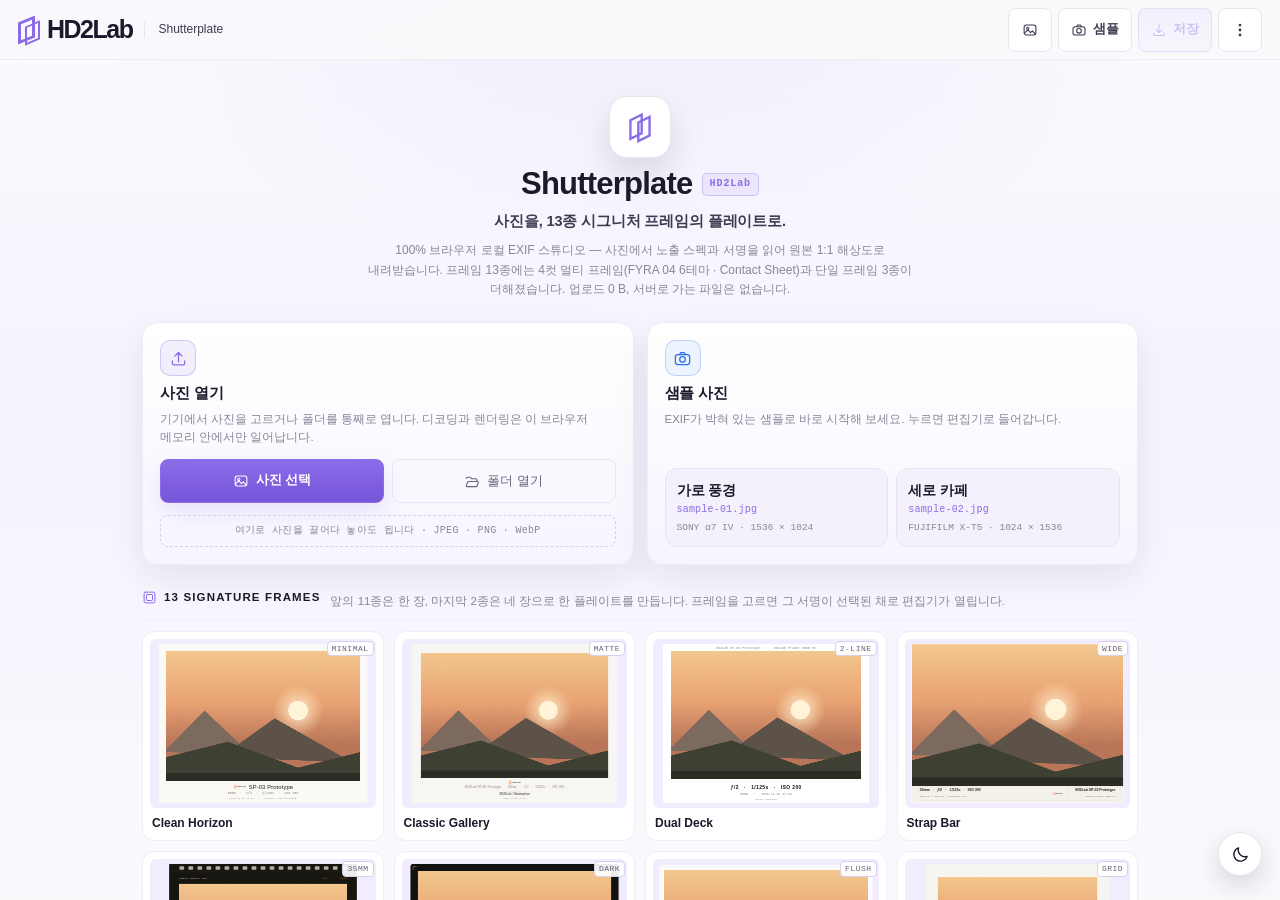
<file: index.html>
<!DOCTYPE html>
<html lang="ko" data-theme="light">
<head>
  <meta charset="utf-8" />
  <meta name="viewport" content="width=device-width, initial-scale=1.0, viewport-fit=cover" />
  <meta name="theme-color" content="#FAFAFD" />
  <meta name="color-scheme" content="light dark" />
  <meta name="description" content="HD2Lab Shutterplate — 사진을 13종 시그니처 프레임의 플레이트로. EXIF를 읽어 보더·노출 스펙·서명을 얹고 원본 1:1 해상도로 내려받습니다. 4컷 멀티 프레임(FYRA 04 6테마 · Contact Sheet) 포함. 업로드 0 B, 100% 브라우저 로컬 처리." />
  <title>Shutterplate — HD2Lab Photo Frame Studio</title>
  <link rel="canonical" href="https://hyangdan2.github.io/PKPilot0003/" />

  <!-- Signature face for a custom caption (필기체). Loaded up front so the
       canvas can print it the moment a visitor picks it. -->
  <link rel="preconnect" href="https://fonts.googleapis.com" />
  <link rel="preconnect" href="https://fonts.gstatic.com" crossorigin />
  <link rel="stylesheet" href="https://fonts.googleapis.com/css2?family=Caveat:wght@400;700&display=swap" />

  <!-- PWA -->
  <link rel="manifest" href="manifest.json" />
  <meta name="apple-mobile-web-app-capable" content="yes" />
  <meta name="apple-mobile-web-app-status-bar-style" content="black-translucent" />
  <meta name="apple-mobile-web-app-title" content="Shutterplate" />
  <meta name="application-name" content="Shutterplate" />

  <!-- Favicons (HD2Lab dual-skew 규격) -->
  <link rel="icon" href="./favicon.ico?v=20261116-softiris" sizes="any" />
  <link rel="icon" href="favicon.svg?v=20261116-softiris" type="image/svg+xml" />
  <link rel="icon" href="favicon-32x32.png?v=20261116-softiris" type="image/png" sizes="32x32" />
  <link rel="apple-touch-icon" href="apple-touch-icon.png?v=20261116-softiris" sizes="180x180" />

  <!-- Open Graph -->
  <meta property="og:type" content="website" />
  <meta property="og:site_name" content="HD2Lab" />
  <meta property="og:locale" content="ko_KR" />
  <meta property="og:title" content="Shutterplate — HD2Lab Photo Frame Studio" />
  <meta property="og:description" content="사진을 13종 시그니처 프레임의 플레이트로 — 4컷 멀티 프레임(FYRA 04 6테마 · Contact Sheet) 포함. EXIF 노출 스펙·서명을 얹어 원본 1:1 해상도로. 업로드 0 B, 100% 브라우저 로컬 처리." />
  <meta property="og:url" content="https://hyangdan2.github.io/PKPilot0003/" />
  <meta property="og:image" content="https://hyangdan2.github.io/PKPilot0003/og-image.png?v=20261121-og" />
  <meta property="og:image:secure_url" content="https://hyangdan2.github.io/PKPilot0003/og-image.png?v=20261121-og" />
  <meta property="og:image:type" content="image/png" />
  <meta property="og:image:width" content="1200" />
  <meta property="og:image:height" content="630" />
  <meta property="og:image:alt" content="HD2Lab Shutterplate — 13 frame signatures, EXIF photo plate studio" />

  <!-- Twitter -->
  <meta name="twitter:card" content="summary_large_image" />
  <meta name="twitter:title" content="Shutterplate — HD2Lab Photo Frame Studio" />
  <meta name="twitter:description" content="사진을 13종 시그니처 프레임의 플레이트로 — 4컷 멀티 프레임(FYRA 04 · Contact Sheet) 포함." />
  <meta name="twitter:image" content="https://hyangdan2.github.io/PKPilot0003/og-image.png?v=20261121-og" />

  <!-- HD2Lab shared theme: applies the stored hd2-theme before first paint (no flash) -->
  <script>try{var h=localStorage.getItem('hd2-theme');document.documentElement.setAttribute('data-theme',h==='dark'?'dark':'light');}catch(e){document.documentElement.setAttribute('data-theme','light');}</script>
  <link rel="stylesheet" href="./assets/hd2-theme.css?v=20261117-navy" />
  <script src="./assets/hd2-theme.js?v=20261117-navy" defer></script>
  <link rel="stylesheet" href="style.css?v=20261121-pconly" />
</head>
<body>
  <!-- ── 자체 제작 SVG 아이콘 스프라이트 ─────────────────────────────── -->
  <svg class="sprite" xmlns="http://www.w3.org/2000/svg" aria-hidden="true" focusable="false">
    <!-- 필드 아이콘 -->
    <symbol id="i-camera" viewBox="0 0 24 24"><rect x="3" y="7" width="18" height="12.6" rx="3.1"/><circle cx="12" cy="13.2" r="3.5"/><path d="M8.4 7l1.4-2.4h4.4L15.6 7"/></symbol>
    <symbol id="i-optics" viewBox="0 0 24 24"><circle cx="12" cy="12" r="8.4"/><circle cx="12" cy="12" r="3.6"/><path d="M12 3.6v2.6M12 17.8v2.6M3.6 12h2.6M17.8 12h2.6"/></symbol>
    <symbol id="i-focal" viewBox="0 0 24 24"><path d="M4 12h16M4 12l3.4-3.4M4 12l3.4 3.4M20 12l-3.4-3.4M20 12l-3.4 3.4"/><circle cx="12" cy="12" r="1" fill="currentColor" stroke="none"/></symbol>
    <symbol id="i-aperture" viewBox="0 0 24 24"><circle cx="12" cy="12" r="8.4"/><path d="M12 4.2l6.6 4.6-2.5 7.8H7.9L5.4 8.8z"/><path d="M12 12l6.6-3.2M12 12l-4.1 4.6M12 12H5.4"/></symbol>
    <symbol id="i-shutter" viewBox="0 0 24 24"><circle cx="12" cy="12" r="8.4"/><path d="M12 7.2v5.1l3.4 2"/><path d="M12 3.6v1.4M20.4 12h-1.4M12 20.4v-1.4M3.6 12h1.4"/></symbol>
    <symbol id="i-iso" viewBox="0 0 24 24"><path d="M4 16.6a8.4 8.4 0 1 1 16 0"/><path d="M6.2 11.2l1.4.9M12 7.6v1.6M17.8 11.2l-1.4.9"/><path d="M12 16.4l4-3.6"/><circle cx="12" cy="16.4" r="1.2" fill="currentColor" stroke="none"/></symbol>
    <symbol id="i-date" viewBox="0 0 24 24"><rect x="3.4" y="5.2" width="17.2" height="15" rx="3"/><path d="M3.4 9.8h17.2M8.2 3.4v3.4M15.8 3.4v3.4"/><path d="M7.6 13.6h2.2M13.4 13.6h2.2M7.6 17h2.2M13.4 17h2.2"/></symbol>
    <symbol id="i-caption" viewBox="0 0 24 24"><path d="M14.4 5.2l4.4 4.4-7.6 7.6-4.8.8.8-4.8z"/><path d="M4 20.4c2.6-.3 4.2-1.8 5.6-1.8 1.4 0 2 1 3.4 1 1 0 1.8-.4 2.4-1.1"/></symbol>
    <!-- UI 아이콘 -->
    <symbol id="i-upload" viewBox="0 0 24 24"><path d="M12 16.2V4.4M12 4.4L7.4 9M12 4.4L16.6 9"/><path d="M4.2 15v3.2a1.8 1.8 0 0 0 1.8 1.8h12a1.8 1.8 0 0 0 1.8-1.8V15"/></symbol>
    <symbol id="i-image" viewBox="0 0 24 24"><rect x="3.2" y="4.6" width="17.6" height="14.8" rx="3.2"/><circle cx="8.6" cy="9.6" r="1.7"/><path d="M3.8 16.8l4.9-4.9 4.1 4.1 2.6-2.6 4.6 4.6"/></symbol>
    <symbol id="i-download" viewBox="0 0 24 24"><path d="M12 4.2v11.6M12 15.8l-4.4-4.4M12 15.8l4.4-4.4"/><path d="M4.2 16.6v1.8a1.8 1.8 0 0 0 1.8 1.8h12a1.8 1.8 0 0 0 1.8-1.8v-1.8"/></symbol>
    <symbol id="i-share" viewBox="0 0 24 24"><path d="M12 15.4V3.6M12 3.6L7.8 7.8M12 3.6l4.2 4.2"/><path d="M5.4 12.4v6.2a1.8 1.8 0 0 0 1.8 1.8h9.6a1.8 1.8 0 0 0 1.8-1.8v-6.2"/></symbol>
    <symbol id="i-minus" viewBox="0 0 24 24"><path d="M5.2 12h13.6"/></symbol>
    <symbol id="i-plus" viewBox="0 0 24 24"><path d="M12 5.2v13.6M5.2 12h13.6"/></symbol>
    <symbol id="i-fit" viewBox="0 0 24 24"><path d="M4.4 9.2V6.2a1.8 1.8 0 0 1 1.8-1.8H9M15 4.4h2.8a1.8 1.8 0 0 1 1.8 1.8v3M19.6 15v2.8a1.8 1.8 0 0 1-1.8 1.8H15M9 19.6H6.2a1.8 1.8 0 0 1-1.8-1.8V15"/></symbol>
    <symbol id="i-sun" viewBox="0 0 24 24"><circle cx="12" cy="12" r="4.1"/><path d="M12 2.6v2.1M12 19.3v2.1M2.6 12h2.1M19.3 12h2.1M5.5 5.5l1.5 1.5M17 17l1.5 1.5M18.5 5.5L17 7M7 17l-1.5 1.5"/></symbol>
    <symbol id="i-moon" viewBox="0 0 24 24"><path d="M20.2 14.6A8.2 8.2 0 0 1 9.5 3.9a8.5 8.5 0 1 0 10.7 10.7z"/></symbol>
    <symbol id="i-dots" viewBox="0 0 24 24"><circle cx="12" cy="5.4" r="1.85" fill="currentColor" stroke="none"/><circle cx="12" cy="12" r="1.85" fill="currentColor" stroke="none"/><circle cx="12" cy="18.6" r="1.85" fill="currentColor" stroke="none"/></symbol>
    <symbol id="i-close" viewBox="0 0 24 24"><path d="M5.8 5.8l12.4 12.4M18.2 5.8L5.8 18.2"/></symbol>
    <symbol id="i-check" viewBox="0 0 24 24"><path d="M4.8 12.6l4.7 4.7L19.2 7.2"/></symbol>
    <symbol id="i-refresh" viewBox="0 0 24 24"><path d="M19.8 12a7.8 7.8 0 1 1-2.6-5.8"/><path d="M19.9 4.4v4.4h-4.4"/></symbol>
    <symbol id="i-swap" viewBox="0 0 24 24"><path d="M4.4 8.4h13.2M14.2 5l3.4 3.4-2 1.9M19.6 15.6H6.4M9.8 19l-3.4-3.4"/></symbol>
    <symbol id="i-trash" viewBox="0 0 24 24"><path d="M4.8 7.2h14.4M9.4 7.2V5.4a1.4 1.4 0 0 1 1.4-1.4h2.4a1.4 1.4 0 0 1 1.4 1.4v1.8"/><path d="M6.6 7.2l.8 11.4a1.8 1.8 0 0 0 1.8 1.6h5.6a1.8 1.8 0 0 0 1.8-1.6l.8-11.4"/><path d="M10.4 10.8v6M13.6 10.8v6"/></symbol>
    <symbol id="i-shield" viewBox="0 0 24 24"><path d="M12 3.2l7.4 2.9v5.3c0 4.5-3.1 7.8-7.4 9.6-4.3-1.8-7.4-5.1-7.4-9.6V6.1z"/><path d="M8.8 11.9l2.3 2.3 3.9-3.9"/></symbol>
    <symbol id="i-chevron" viewBox="0 0 24 24"><path d="M7 10l5 5 5-5"/></symbol>
    <symbol id="i-sliders" viewBox="0 0 24 24"><path d="M4.4 7.6h6.2M14.4 7.6h5.2M4.4 16.4h3.2M11.4 16.4h8.2"/><circle cx="12.6" cy="7.6" r="1.9"/><circle cx="9.6" cy="16.4" r="1.9"/></symbol>
    <symbol id="i-stamp" viewBox="0 0 24 24"><circle cx="12" cy="9.2" r="5.2"/><path d="M8.6 13.6L7.2 20.4h9.6l-1.4-6.8"/></symbol>
    <symbol id="i-film" viewBox="0 0 24 24"><rect x="3" y="5" width="18" height="14" rx="2.4"/><path d="M6.6 5v14M17.4 5v14M3 9.2h3.6M3 14.8h3.6M17.4 9.2H21M17.4 14.8H21"/></symbol>
    <symbol id="i-frame" viewBox="0 0 24 24"><rect x="3.4" y="3.4" width="17.2" height="17.2" rx="2.4"/><rect x="7.2" y="7.2" width="9.6" height="9.6" rx="1.2"/></symbol>
    <symbol id="i-ratio" viewBox="0 0 24 24"><rect x="3.4" y="6.4" width="17.2" height="11.2" rx="2.2"/><path d="M6.6 6.4v11.2M17.4 6.4v11.2"/></symbol>
    <symbol id="i-grid" viewBox="0 0 24 24"><rect x="3.6" y="3.6" width="7.2" height="7.2" rx="1.6"/><rect x="13.2" y="3.6" width="7.2" height="7.2" rx="1.6"/><rect x="3.6" y="13.2" width="7.2" height="7.2" rx="1.6"/><rect x="13.2" y="13.2" width="7.2" height="7.2" rx="1.6"/></symbol>
    <symbol id="i-info" viewBox="0 0 24 24"><circle cx="12" cy="12" r="8.6"/><path d="M12 11v5.4"/><circle cx="12" cy="7.9" r="1" fill="currentColor" stroke="none"/></symbol>
    <symbol id="i-copy" viewBox="0 0 24 24"><rect x="9" y="9" width="11.4" height="11.4" rx="2.6"/><path d="M15.4 5.8V5.2a2.2 2.2 0 0 0-2.2-2.2H5.6A2.2 2.2 0 0 0 3.4 5.2v7.6a2.2 2.2 0 0 0 2.2 2.2h.6"/></symbol>
    <symbol id="i-arrow" viewBox="0 0 24 24"><path d="M4.6 12h14M13.2 6.6L18.6 12l-5.4 5.4"/></symbol>
    <!-- 포털 -->
    <symbol id="i-portal-home" viewBox="0 0 24 24"><path d="M4 10.4L12 4l8 6.4V20a1 1 0 0 1-1 1h-4.6v-6.2H9.6V21H5a1 1 0 0 1-1-1z"/></symbol>
    <symbol id="i-portal-apps" viewBox="0 0 24 24"><rect x="3.6" y="3.6" width="7.2" height="7.2" rx="2"/><rect x="13.2" y="3.6" width="7.2" height="7.2" rx="2"/><rect x="3.6" y="13.2" width="7.2" height="7.2" rx="2"/><rect x="13.2" y="13.2" width="7.2" height="7.2" rx="2"/></symbol>
    <!-- 워크스페이스 -->
    <symbol id="i-folder" viewBox="0 0 24 24"><path d="M3.4 7.6a1.8 1.8 0 0 1 1.8-1.8h4.4l2.1 2.3h6.9a1.8 1.8 0 0 1 1.8 1.8v9.5a1.8 1.8 0 0 1-1.8 1.8H5.2a1.8 1.8 0 0 1-1.8-1.8z"/><path d="M3.4 10.6h17.2"/></symbol>
    <symbol id="i-folder-open" viewBox="0 0 24 24"><path d="M3.4 8.2a1.8 1.8 0 0 1 1.8-1.8h4.2l1.9 2.1h6.3a1.8 1.8 0 0 1 1.8 1.8v1.3"/><path d="M4.2 20.4h13.9a1.8 1.8 0 0 0 1.7-1.2l1.7-5.1a1 1 0 0 0-.9-1.3H6.9a1.8 1.8 0 0 0-1.7 1.2l-1.9 5.4z"/></symbol>
  </svg>

  <a class="skip-link" href="#appMain">본문으로 건너뛰기</a>

  <header class="app-header">
    <button class="brand" id="brandBtn" type="button" aria-label="Shutterplate 홈으로 이동" title="Shutterplate 홈 — 랜딩 화면">
      <span class="mark" aria-hidden="true"></span>
      <span class="brand-name">HD2Lab</span>
      <em>Shutterplate</em>
    </button>

    <div class="header-actions">
      <!-- PC 사진 열기 (≥1024px): 헤더에는 열기 아이콘 하나만 둡니다. 폴더로 열기와
           하위 폴더 옵션은 ⋮ 메뉴 WORKSPACE 안에 있습니다. -->
      <div class="pc-open" id="pcOpen">
        <button class="hbtn" id="openFilesBtn" type="button" title="사진 여러 장 열기 — 워크스페이스" aria-label="사진 여러 장 열기 — 워크스페이스">
          <svg class="ic" viewBox="0 0 24 24" aria-hidden="true"><use href="#i-image"/></svg>
        </button>
      </div>
      <input id="wsFileInput" type="file" accept="image/*" multiple hidden />
      <input id="wsFolderInput" type="file" accept="image/*" webkitdirectory directory multiple hidden />
      <input id="recursiveToggle" type="checkbox" hidden />
      <!-- one image straight onto the plate, for the phone. On PC this button is
           hidden (the header keeps a single open icon) while the empty-state
           dropzone keeps opening the same chooser -->
      <input id="fileInput" type="file" accept="image/*" hidden />
      <button class="hbtn hbtn--open" id="headerOpenBtn" type="button" title="이미지 파일 열기" aria-label="이미지 파일 열기">
        <svg class="ic" viewBox="0 0 24 24" aria-hidden="true"><use href="#i-image"/></svg>
        <span class="hbtn-label">이미지 열기</span>
      </button>
      <button class="hbtn" id="headerSampleBtn" type="button" title="샘플 사진 불러오기" aria-label="샘플 사진 불러오기">
        <svg class="ic" viewBox="0 0 24 24" aria-hidden="true"><use href="#i-camera"/></svg>
        <span class="hbtn-label">샘플</span>
      </button>
      <button class="hbtn hbtn--accent" id="headerDownloadBtn" type="button" title="플레이트 저장" aria-label="플레이트 저장" disabled>
        <svg class="ic" viewBox="0 0 24 24" aria-hidden="true"><use href="#i-download"/></svg>
        <span class="hbtn-label">저장</span>
      </button>
      <div class="portal-menu" id="portalMenu">
        <button class="portal-menu-btn" id="portalMenuBtn" type="button" aria-haspopup="menu" aria-expanded="false" aria-controls="portalMenuDropdown" aria-label="더 보기 — 워크스페이스 · 샘플 · 포털" title="더 보기">
          <svg class="ic" viewBox="0 0 24 24" aria-hidden="true"><use href="#i-dots"/></svg>
        </button>
        <div class="portal-menu-dropdown" id="portalMenuDropdown" role="menu" aria-labelledby="portalMenuBtn" hidden>
          <p class="portal-menu-head">WORKSPACE</p>
          <button class="portal-item" id="menuHomeBtn" type="button" role="menuitem">
            <span class="portal-ic" aria-hidden="true"><svg class="ic" viewBox="0 0 24 24"><use href="#i-portal-home"/></svg></span>
            <span class="portal-text"><b>홈 / 랜딩 화면</b><small>시작 화면으로 이동</small></span>
            <span class="portal-badge" aria-hidden="true">HOME</span>
          </button>
          <button class="portal-item pc-only" id="openFolderBtn" type="button" role="menuitem">
            <span class="portal-ic" aria-hidden="true"><svg class="ic" viewBox="0 0 24 24"><use href="#i-folder-open"/></svg></span>
            <span class="portal-text"><b>폴더 열기</b><small>Workspace — 폴더의 사진을 한 번에</small></span>
            <span class="portal-badge" aria-hidden="true">FOLDER</span>
          </button>
          <button class="portal-item pc-only" id="menuRecursiveBtn" type="button" role="menuitemcheckbox" aria-checked="false">
            <span class="portal-ic" aria-hidden="true"><svg class="ic" viewBox="0 0 24 24"><use href="#i-folder"/></svg></span>
            <span class="portal-text"><b>하위 폴더 포함</b><small>폴더를 열 때 안쪽 폴더의 사진까지</small></span>
            <span class="portal-badge" id="menuRecursiveState" aria-hidden="true">OFF</span>
          </button>
          <button class="portal-item" id="menuResetExifBtn" type="button" role="menuitem" disabled>
            <span class="portal-ic" aria-hidden="true"><svg class="ic" viewBox="0 0 24 24"><use href="#i-refresh"/></svg></span>
            <span class="portal-text"><b>EXIF 값으로 되돌리기</b><small id="menuResetHint">사진을 열면 쓸 수 있습니다</small></span>
            <span class="portal-badge portal-badge--live" id="menuResetBadge" aria-hidden="true">EXIF</span>
          </button>
          <button class="portal-item" id="menuClearBtn" type="button" role="menuitem" disabled>
            <span class="portal-ic" aria-hidden="true"><svg class="ic" viewBox="0 0 24 24"><use href="#i-trash"/></svg></span>
            <span class="portal-text"><b>사진 비우기</b><small id="menuClearHint">사진을 열면 쓸 수 있습니다</small></span>
            <span class="portal-badge" aria-hidden="true">CLEAR</span>
          </button>
          <button class="portal-item" id="menuEmblemBtn" type="button" role="menuitemcheckbox" aria-checked="false">
            <span class="portal-ic" aria-hidden="true"><svg class="ic" viewBox="0 0 24 24"><use href="#i-stamp"/></svg></span>
            <span class="portal-text"><b>엠블럼 색상</b><small id="menuEmblemHint">현재 원본 컬러 — 눌러서 All Black</small></span>
            <span class="portal-badge" id="menuEmblemState" aria-hidden="true">COLOR</span>
          </button>
          <span class="portal-sep" role="separator"></span>
          <p class="portal-menu-head">SAMPLES</p>
          <button class="portal-item" id="menuSample01" type="button" role="menuitem">
            <span class="portal-ic" aria-hidden="true"><svg class="ic" viewBox="0 0 24 24"><use href="#i-image"/></svg></span>
            <span class="portal-text"><b>가로 풍경</b><small>sample-01.jpg · SONY α7 IV</small></span>
            <span class="portal-badge" aria-hidden="true">LANDSCAPE</span>
          </button>
          <button class="portal-item" id="menuSample02" type="button" role="menuitem">
            <span class="portal-ic" aria-hidden="true"><svg class="ic" viewBox="0 0 24 24"><use href="#i-camera"/></svg></span>
            <span class="portal-text"><b>세로 카페</b><small>sample-02.jpg · FUJIFILM X-T5</small></span>
            <span class="portal-badge" aria-hidden="true">CAFE</span>
          </button>
          <span class="portal-sep" role="separator"></span>
          <p class="portal-menu-head">NAVIGATION</p>
          <a class="portal-item" role="menuitem" href="https://hyangdan2.github.io/" target="_blank" rel="noopener noreferrer">
            <span class="portal-ic" aria-hidden="true"><svg class="ic" viewBox="0 0 24 24"><use href="#i-portal-home"/></svg></span>
            <span class="portal-text"><b>HD2Lab Web-HQ</b><small>Main Portal</small></span>
            <span class="portal-badge" aria-hidden="true">EXTERNAL</span>
          </a>
          <a class="portal-item" role="menuitem" href="https://hyangdan2.github.io/ApplicationHub/" target="_blank" rel="noopener noreferrer">
            <span class="portal-ic" aria-hidden="true"><svg class="ic" viewBox="0 0 24 24"><use href="#i-portal-apps"/></svg></span>
            <span class="portal-text"><b>ApplicationHub</b><small>Apps Catalog</small></span>
            <span class="portal-badge" aria-hidden="true">EXTERNAL</span>
          </a>
          <a class="portal-item" role="menuitem" href="https://hyangdan2.github.io/PKPilot0011/" target="_blank" rel="noopener noreferrer">
            <span class="portal-ic" aria-hidden="true"><svg class="ic" viewBox="0 0 24 24"><use href="#i-portal-apps"/></svg></span>
            <span class="portal-text"><b>Nordlys</b><small>필름 색보정 &amp; 영상 스튜디오</small></span>
            <span class="portal-badge" aria-hidden="true">EXTERNAL</span>
          </a>
          <a class="portal-item" role="menuitem" href="https://hyangdan2.github.io/PKPilot0015/" target="_blank" rel="noopener noreferrer">
            <span class="portal-ic" aria-hidden="true"><svg class="ic" viewBox="0 0 24 24"><use href="#i-portal-apps"/></svg></span>
            <span class="portal-text"><b>Mynda Ljósa</b><small>커스텀 4컷 프레임 에디터</small></span>
            <span class="portal-badge" aria-hidden="true">EXTERNAL</span>
          </a>
        </div>
      </div>
    </div>
  </header>

  <main class="app-main" id="appMain" tabindex="-1">

  <!-- ── 랜딩 (Film Studio식 홈) ─────────────────────────────────────── -->
  <section class="home" id="homeView" aria-label="Shutterplate 랜딩">
    <div class="home-inner">
      <div class="inapp-banner home-inapp" id="homeInappBanner" data-inapp-banner role="status" hidden>
        <svg class="ic" viewBox="0 0 24 24" aria-hidden="true"><use href="#i-info"/></svg>
        <p class="inapp-msg"><b data-inapp-name>카카오톡</b> 안에서는 사진 저장이 막힙니다 — ‘다른 브라우저로 열기’로 열어 주세요</p>
        <button class="inapp-copy" type="button" data-copy-url aria-label="페이지 주소 복사">
          <svg class="ic" viewBox="0 0 24 24" aria-hidden="true"><use href="#i-copy"/></svg><span>주소 복사</span>
        </button>
      </div>

      <header class="home-hero">
        <span class="hero-mark" aria-hidden="true">
          <svg viewBox="0 0 64 64" aria-label="HD2Lab Brand Mark">
            <path d="M15 20L35 10V43L15 53ZM29 24L49 14V47L29 57Z" fill="none" stroke="#8B6CE8" stroke-width="4.2" stroke-linejoin="miter"/>
          </svg>
        </span>
        <div class="hero-title-row">
          <h1>Shutterplate</h1>
          <span class="brand-badge hero-badge">HD2Lab</span>
        </div>
        <p class="hero-sub">사진을, 13종 시그니처 프레임의 플레이트로.</p>
        <p class="hero-note">100% 브라우저 로컬 EXIF 스튜디오 — 사진에서 노출 스펙과 서명을 읽어 원본 1:1 해상도로 내려받습니다. 프레임 13종에는 4컷 멀티 프레임(FYRA 04 6테마 · Contact Sheet)과 단일 프레임 3종이 더해졌습니다. 업로드 0 B, 서버로 가는 파일은 없습니다.</p>
      </header>

      <section class="home-session" id="homeSession" aria-label="진행 중인 세션" hidden>
        <span class="hs-thumb"><canvas id="homeThumb" width="112" height="112" aria-hidden="true"></canvas></span>
        <div class="hs-info">
          <span class="hs-kicker">ACTIVE SESSION</span>
          <b class="hs-name" id="homeSessionName">—</b>
          <span class="hs-meta"><span id="homeSessionSize">—</span><span class="sep" aria-hidden="true">·</span><span id="homeSessionFrame">—</span></span>
        </div>
        <button class="btn btn-accent hs-continue" id="homeContinueBtn" type="button">
          <span>계속 편집하기 (Continue Editing)</span>
          <svg class="ic" viewBox="0 0 24 24" aria-hidden="true"><use href="#i-arrow"/></svg>
        </button>
      </section>

      <div class="home-launch">
        <section class="launch-card" id="homeDrop" aria-label="사진 열기">
          <div class="lc-head">
            <span class="lc-ic lc-ic--accent" aria-hidden="true"><svg class="ic" viewBox="0 0 24 24"><use href="#i-upload"/></svg></span>
            <h2>사진 열기</h2>
            <p><span class="pc-copy">기기에서 사진을 고르거나 폴더를 통째로 엽니다.</span><span class="mob-copy">기기에서 사진을 고릅니다.</span> 디코딩과 렌더링은 이 브라우저 메모리 안에서만 일어납니다.</p>
          </div>
          <div class="lc-actions">
            <button class="btn btn-accent" id="homeOpenFilesBtn" type="button"><svg class="ic" viewBox="0 0 24 24" aria-hidden="true"><use href="#i-image"/></svg><span>사진 선택</span></button>
            <button class="btn btn-quiet pc-only" id="homeOpenFolderBtn" type="button"><svg class="ic" viewBox="0 0 24 24" aria-hidden="true"><use href="#i-folder-open"/></svg><span>폴더 열기</span></button>
          </div>
          <p class="lc-drop">여기로 사진을 끌어다 놓아도 됩니다 · JPEG · PNG · WebP</p>
        </section>

        <section class="launch-card" aria-label="샘플 사진">
          <div class="lc-head">
            <span class="lc-ic lc-ic--warm" aria-hidden="true"><svg class="ic" viewBox="0 0 24 24"><use href="#i-camera"/></svg></span>
            <h2>샘플 사진</h2>
            <p>EXIF가 박혀 있는 샘플로 바로 시작해 보세요. 누르면 편집기로 들어갑니다.</p>
          </div>
          <div class="lc-samples">
            <button class="sample-btn" id="homeSample01" type="button">
              <span class="sb-name">가로 풍경</span>
              <span class="sb-file">sample-01.jpg</span>
              <span class="sb-tag">SONY α7 IV · 1536 × 1024</span>
            </button>
            <button class="sample-btn" id="homeSample02" type="button">
              <span class="sb-name">세로 카페</span>
              <span class="sb-file">sample-02.jpg</span>
              <span class="sb-tag">FUJIFILM X-T5 · 1024 × 1536</span>
            </button>
          </div>
        </section>
      </div>

      <section class="home-frames" aria-labelledby="homeFramesTitle">
        <div class="hf-head">
          <h2 id="homeFramesTitle"><svg class="ic" viewBox="0 0 24 24" aria-hidden="true"><use href="#i-frame"/></svg>13 SIGNATURE FRAMES</h2>
          <p>앞의 11종은 한 장, 마지막 2종은 네 장으로 한 플레이트를 만듭니다. 프레임을 고르면 그 서명이 선택된 채로 편집기가 열립니다.</p>
        </div>
        <div class="hf-grid" id="homeFrameGrid" role="group" aria-label="시그니처 프레임 선택"></div>
      </section>

      <ul class="home-badges">
        <li><svg class="ic" viewBox="0 0 24 24" aria-hidden="true"><use href="#i-shield"/></svg>100% 로컬 처리 · 업로드 0 B</li>
        <li><svg class="ic" viewBox="0 0 24 24" aria-hidden="true"><use href="#i-ratio"/></svg>원본 1:1 해상도 출력</li>
        <li><svg class="ic" viewBox="0 0 24 24" aria-hidden="true"><use href="#i-grid"/></svg>4컷 멀티 프레임 · FYRA 04</li>
      </ul>
    </div>
  </section>

  <!-- ── 스튜디오 (편집기) ───────────────────────────────────────────── -->
  <section class="studio" id="editorView" aria-labelledby="editorTitle" hidden>
    <h2 class="sr-only" id="editorTitle">Shutterplate — HD2Lab 포토 프레임 스튜디오</h2>

    <!-- ── 프리뷰 스테이지 ─────────────────────────────────────────── -->
    <section class="stage" id="stage" aria-label="플레이트 프리뷰" tabindex="-1">
      <div class="stage-canvas" id="stageCanvas">
        <canvas id="plateCanvas" aria-label="플레이트 미리보기 캔버스"></canvas>

        <div class="empty-state" id="emptyState">
          <div class="dropzone" id="dropzone" role="button" tabindex="0" aria-label="사진을 끌어다 놓거나 눌러서 선택">
            <span class="dz-glow" aria-hidden="true"></span>
            <span class="dz-ring" aria-hidden="true">
              <svg class="dz-icon" viewBox="0 0 24 24" aria-hidden="true"><use href="#i-upload"/></svg>
            </span>
            <span class="dz-title">사진을 끌어다 놓기</span>
            <span class="dz-sub">또는 눌러서 선택 · JPEG · PNG · WebP</span>
          </div>
          <div class="empty-row">
            <button class="btn btn-accent" id="emptySampleBtn" type="button"><svg class="ic" viewBox="0 0 24 24" aria-hidden="true"><use href="#i-camera"/></svg><span>샘플 사진 불러오기</span></button>
          </div>
          <div class="empty-row empty-row--pc">
            <button class="btn btn-quiet" id="emptyOpenFilesBtn" type="button"><svg class="ic" viewBox="0 0 24 24" aria-hidden="true"><use href="#i-image"/></svg><span>파일 열기</span></button>
            <button class="btn btn-quiet" id="emptyOpenFolderBtn" type="button"><svg class="ic" viewBox="0 0 24 24" aria-hidden="true"><use href="#i-folder-open"/></svg><span>폴더 열기 (Workspace)</span></button>
          </div>
          <div class="inapp-banner" id="inappBanner" data-inapp-banner role="status" hidden>
            <svg class="ic" viewBox="0 0 24 24" aria-hidden="true"><use href="#i-info"/></svg>
            <p class="inapp-msg"><b data-inapp-name>카카오톡</b> 안에서는 사진 저장이 막힙니다 — 우측 상단 ⋯ → ‘다른 브라우저로 열기’로 열어 주세요</p>
            <button class="inapp-copy" type="button" data-copy-url aria-label="페이지 주소 복사">
              <svg class="ic" viewBox="0 0 24 24" aria-hidden="true"><use href="#i-copy"/></svg><span>주소 복사</span>
            </button>
          </div>
          <p class="empty-note"><svg class="ic" viewBox="0 0 24 24" aria-hidden="true"><use href="#i-shield"/></svg>업로드 0 B · 사진은 이 기기에서만 처리됩니다</p>
        </div>
      </div>

      <!-- ── 4컷 사진 칸 — 플로팅 제어 (멀티컷 프레임에서만) ────────── -->
      <button class="slot-fab" id="slotToggle" type="button" aria-label="4컷 사진 칸 열기" aria-controls="slotBar" aria-expanded="false" aria-haspopup="true" title="4컷 사진 칸 — #1~#4 교체 · 맞바꾸기 · 샘플 · 사진 4장" hidden>
        <svg class="ic" viewBox="0 0 24 24" aria-hidden="true"><use href="#i-grid"/></svg>
        <b class="slot-fab-n" aria-hidden="true">4</b>
      </button>

      <section class="slots slots--float" id="slotBar" role="group" aria-label="멀티컷 사진 칸" aria-hidden="true" hidden>
        <div class="slots-head">
          <span class="slots-title">MULTI-CUT SLOTS</span>
          <span class="slots-hint" id="slotHint">4 / 4칸 · 칸을 눌러 교체, ⇄ 로 맞바꾸기</span>
        </div>
        <div class="slot-track" id="slotTrack" role="list" aria-label="멀티컷 사진 칸"></div>
        <div class="slots-actions">
          <button class="slots-btn" id="slotSampleBtn" type="button" title="샘플 사진으로 4칸 채우기">
            <svg class="ic" viewBox="0 0 24 24" aria-hidden="true"><use href="#i-camera"/></svg><span>샘플</span>
          </button>
          <button class="slots-btn slots-btn--accent" id="slotAddBtn" type="button" title="사진 4장을 한 번에 열기">
            <svg class="ic" viewBox="0 0 24 24" aria-hidden="true"><use href="#i-image"/></svg><span>사진 4장</span>
          </button>
        </div>
        <input id="slotAllInput" type="file" accept="image/*" multiple hidden />
        <input id="slotOneInput" type="file" accept="image/*" hidden />
      </section>
    </section>


    <!-- ── 하단 가로 프레임 슬라이더 — 머리줄이 프리뷰 배경·줌을 진다 ── -->
    <section class="strip" aria-label="프레임 갤러리">
      <div class="strip-head">
        <!-- the library's own head is the loaded photo's identity: the filename
             takes the place the FRAME LIBRARY label used to keep, and the
             resolution / EXIF count ride beside it -->
        <p class="strip-file">
          <b class="strip-file-name" id="libName">FRAME LIBRARY</b>
          <span class="strip-file-meta" id="libMeta"></span>
        </p>
        <span class="strip-count"><b id="frameCount">13</b> SIGNATURES</span>
        <span class="strip-hint">휠 · 드래그 · 스와이프 · FYRA 04는 다시 눌러 테마</span>
        <div class="plate-tools">
          <div class="seg seg--mini" id="bgSeg" role="group" aria-label="프리뷰 배경">
            <button type="button" data-bg="dark" aria-pressed="true" title="다크 배경" aria-label="다크 배경"><svg class="ic" viewBox="0 0 24 24" aria-hidden="true"><use href="#i-moon"/></svg></button>
            <button type="button" data-bg="light" aria-pressed="false" title="라이트 배경" aria-label="라이트 배경"><svg class="ic" viewBox="0 0 24 24" aria-hidden="true"><use href="#i-sun"/></svg></button>
          </div>
          <div class="zoom-group">
            <button class="icon-btn" id="zoomOutBtn" type="button" aria-label="축소" title="축소"><svg class="ic" viewBox="0 0 24 24" aria-hidden="true"><use href="#i-minus"/></svg></button>
            <button class="icon-btn icon-btn--wide" id="zoomFitBtn" type="button" aria-label="화면 맞춤" title="화면 맞춤"><svg class="ic" viewBox="0 0 24 24" aria-hidden="true"><use href="#i-fit"/></svg><span id="zoomLabel">맞춤</span></button>
            <button class="icon-btn" id="zoomInBtn" type="button" aria-label="확대" title="확대"><svg class="ic" viewBox="0 0 24 24" aria-hidden="true"><use href="#i-plus"/></svg></button>
          </div>
        </div>
      </div>
      <div class="strip-track" id="frameStrip" role="radiogroup" aria-label="프레임 스타일 선택"></div>
    </section>

    <!-- ── 워크스페이스 사진 스트립 (PC · 여러 장/폴더 열었을 때) ────── -->
    <section class="ws-strip" id="wsStrip" aria-label="워크스페이스 사진 목록" hidden>
      <div class="ws-head">
        <button class="ws-toggle" id="wsToggle" type="button" aria-expanded="true" aria-controls="wsTrack">
          <svg class="ic ws-chev" viewBox="0 0 24 24" aria-hidden="true"><use href="#i-chevron"/></svg>
          <svg class="ic ws-folder" viewBox="0 0 24 24" aria-hidden="true"><use href="#i-folder-open"/></svg>
          <b id="wsName">워크스페이스</b>
          <span class="ws-count" id="wsCount">0 / 0</span>
        </button>
        <span class="ws-status" id="wsStatus" role="status" hidden></span>
        <label class="ws-sort-wrap">
          <span class="sr-only">워크스페이스 정렬</span>
          <select id="wsSort" aria-label="워크스페이스 정렬">
            <option value="name">이름 ↑</option>
            <option value="reverse">이름 ↓</option>
          </select>
        </label>
      </div>
      <div class="ws-track" id="wsTrack" role="listbox" aria-label="워크스페이스 사진 선택"></div>
    </section>

    <!-- ── 도구 모음 ──────────────────────────────────────────────── -->
    <nav class="toolbar" id="toolbar" aria-label="플레이트 도구">
      <button class="tool" type="button" data-sheet="exif" aria-expanded="false" aria-controls="sheet" aria-haspopup="dialog">
        <svg class="ic" viewBox="0 0 24 24" aria-hidden="true"><use href="#i-sliders"/></svg><span>EXIF 편집</span>
      </button>
      <button class="tool" type="button" data-sheet="geometry" aria-expanded="false" aria-controls="sheet" aria-haspopup="dialog">
        <svg class="ic" viewBox="0 0 24 24" aria-hidden="true"><use href="#i-frame"/></svg><span>프레임/여백</span>
      </button>
      <button class="tool" type="button" data-sheet="emblem" aria-expanded="false" aria-controls="sheet" aria-haspopup="dialog">
        <svg class="ic" viewBox="0 0 24 24" aria-hidden="true"><use href="#i-stamp"/></svg><span>엠블럼</span>
      </button>
      <button class="tool" type="button" data-sheet="export" aria-expanded="false" aria-controls="sheet" aria-haspopup="dialog">
        <svg class="ic" viewBox="0 0 24 24" aria-hidden="true"><use href="#i-download"/></svg><span>내보내기</span>
      </button>
    </nav>
  </section>
  </main>

  <!-- ── 제어 패널 (플로팅 시트 / 바텀시트) ─────────────────────────── -->
  <div class="sheet-backdrop" id="sheetBackdrop"></div>
  <section class="sheet" id="sheet" role="dialog" aria-modal="true" aria-labelledby="sheetTitle" aria-hidden="true" data-active="exif">
    <span class="sheet-grip" aria-hidden="true"></span>
    <!-- PC 고정 인스펙터 탭 (≥1024px). 모바일은 하단 도구 모음이 같은 역할을 합니다. -->
    <div class="ins-tabs" id="insTabs" role="tablist" aria-label="플레이트 인스펙터">
      <button class="ins-tab" type="button" data-tab="exif" role="tab" aria-selected="true" aria-controls="paneExif">
        <svg class="ic" viewBox="0 0 24 24" aria-hidden="true"><use href="#i-sliders"/></svg><span>EXIF 편집</span>
      </button>
      <button class="ins-tab" type="button" data-tab="geometry" role="tab" aria-selected="false" aria-controls="paneGeometry">
        <svg class="ic" viewBox="0 0 24 24" aria-hidden="true"><use href="#i-frame"/></svg><span>프레임/여백</span>
      </button>
      <button class="ins-tab" type="button" data-tab="emblem" role="tab" aria-selected="false" aria-controls="paneEmblem">
        <svg class="ic" viewBox="0 0 24 24" aria-hidden="true"><use href="#i-stamp"/></svg><span>엠블럼</span>
      </button>
      <button class="ins-tab" type="button" data-tab="export" role="tab" aria-selected="false" aria-controls="paneExport">
        <svg class="ic" viewBox="0 0 24 24" aria-hidden="true"><use href="#i-download"/></svg><span>내보내기</span>
      </button>
    </div>
    <header class="sheet-head">
      <div class="sheet-heading">
        <p class="sheet-kicker" id="sheetKicker">CONTROL</p>
        <h2 id="sheetTitle">EXIF 편집</h2>
      </div>
      <button class="icon-btn" id="sheetClose" type="button" aria-label="패널 닫기"><svg class="ic" viewBox="0 0 24 24" aria-hidden="true"><use href="#i-close"/></svg></button>
    </header>

    <div class="sheet-body">
      <div class="pane" data-pane="exif" id="paneExif" role="tabpanel" aria-label="EXIF 편집">
        <div class="field">
          <span class="field-label"><svg class="ic" viewBox="0 0 24 24" aria-hidden="true"><use href="#i-camera"/></svg>Camera</span>
          <div class="field-pair">
            <input class="inp" id="fMake" placeholder="제조사 — SONY" autocomplete="off" spellcheck="false" aria-label="카메라 제조사" />
            <input class="inp" id="fModel" placeholder="모델 — ILCE-7M4" autocomplete="off" spellcheck="false" aria-label="카메라 모델명" />
          </div>
        </div>
        <div class="field">
          <span class="field-label"><svg class="ic" viewBox="0 0 24 24" aria-hidden="true"><use href="#i-optics"/></svg>Optics</span>
          <input class="inp" id="fLens" placeholder="렌즈 — FE 35mm F1.4 GM" autocomplete="off" spellcheck="false" aria-label="렌즈 모델" />
        </div>
        <div class="field-grid">
          <div class="field">
            <span class="field-label"><svg class="ic" viewBox="0 0 24 24" aria-hidden="true"><use href="#i-focal"/></svg>Focal</span>
            <input class="inp" id="fFocal" placeholder="35mm" autocomplete="off" spellcheck="false" aria-label="초점거리" />
          </div>
          <div class="field">
            <span class="field-label"><svg class="ic" viewBox="0 0 24 24" aria-hidden="true"><use href="#i-aperture"/></svg>Aperture</span>
            <input class="inp" id="fAperture" placeholder="ƒ/1.8" autocomplete="off" spellcheck="false" aria-label="조리개" />
          </div>
          <div class="field">
            <span class="field-label"><svg class="ic" viewBox="0 0 24 24" aria-hidden="true"><use href="#i-shutter"/></svg>Shutter</span>
            <input class="inp" id="fShutter" placeholder="1/250s" autocomplete="off" spellcheck="false" aria-label="셔터 스피드" />
          </div>
          <div class="field">
            <span class="field-label"><svg class="ic" viewBox="0 0 24 24" aria-hidden="true"><use href="#i-iso"/></svg>ISO</span>
            <input class="inp" id="fIso" placeholder="ISO 400" autocomplete="off" spellcheck="false" aria-label="감도" />
          </div>
        </div>
        <div class="field">
          <span class="field-label"><svg class="ic" viewBox="0 0 24 24" aria-hidden="true"><use href="#i-date"/></svg>Date / Time</span>
          <input class="inp" id="fDate" placeholder="2026.11.14 09:00" autocomplete="off" spellcheck="false" aria-label="촬영 일시" />
        </div>
        <div class="field">
          <span class="field-label"><svg class="ic" viewBox="0 0 24 24" aria-hidden="true"><use href="#i-caption"/></svg>Caption / Photographer</span>
          <input class="inp" id="fCaption" placeholder="서명 또는 작가명" autocomplete="off" spellcheck="false" aria-label="캡션 또는 작가명" />
          <div class="seg caption-mode" id="captionModeSeg" role="group" aria-label="캡션 글자체 모드">
            <button type="button" data-caption-mode="auto" aria-pressed="true">프레임 기본</button>
            <button type="button" data-caption-mode="custom" aria-pressed="false">커스텀</button>
          </div>
          <div class="caption-custom" id="captionCustomPanel" hidden>
            <div class="caption-line">
              <span class="caption-label">글자체</span>
              <div class="font-chips" id="captionFontChips" role="radiogroup" aria-label="캡션 글자체">
                <button type="button" class="font-chip" data-caption-font="sans" role="radio" aria-checked="true">Sans</button>
                <button type="button" class="font-chip" data-caption-font="serif" role="radio" aria-checked="false">Serif</button>
                <button type="button" class="font-chip" data-caption-font="mono" role="radio" aria-checked="false">Mono</button>
                <button type="button" class="font-chip font-chip--script" data-caption-font="script" role="radio" aria-checked="false">필기체</button>
              </div>
            </div>
            <div class="caption-line">
              <span class="caption-label">스타일</span>
              <div class="caption-styles">
                <label class="check"><input type="checkbox" id="captionBold" /><span>볼드</span></label>
                <label class="check"><input type="checkbox" id="captionItalic" /><span>이탤릭</span></label>
              </div>
            </div>
          </div>
        </div>
        <button class="btn btn-quiet btn-block" id="resetMetaBtn" type="button" disabled><svg class="ic" viewBox="0 0 24 24" aria-hidden="true"><use href="#i-refresh"/></svg><span>EXIF 값으로 되돌리기</span></button>
        <p class="hint">값을 고치면 캔버스가 즉시 다시 그려집니다. 비어 있는 항목은 프레임에서 생략됩니다.</p>
      </div>

      <div class="pane" data-pane="geometry" id="paneGeometry" role="tabpanel" aria-label="프레임 여백">
        <div class="slider">
          <label for="padRange">보더 패딩 <b id="padVal">3.4%</b></label>
          <input type="range" id="padRange" min="0" max="14" step="0.2" value="3.4" />
        </div>
        <div class="slider">
          <label for="extraRange">하단 밴드 <b id="extraVal">12%</b></label>
          <input type="range" id="extraRange" min="4" max="42" step="0.5" value="12" />
        </div>
        <div class="slider">
          <label for="radiusRange">모서리 라운딩 <b id="radiusVal">0.3%</b></label>
          <input type="range" id="radiusRange" min="0" max="6" step="0.1" value="0.3" />
        </div>
        <div class="field">
          <span class="field-label"><svg class="ic" viewBox="0 0 24 24" aria-hidden="true"><use href="#i-ratio"/></svg>Plate ratio</span>
          <select id="ratioSelect" aria-label="플레이트 비율">
            <option value="0">원본 비율 (Auto)</option>
            <option value="1">1 : 1 정방형</option>
            <option value="0.8">4 : 5 세로</option>
            <option value="1.25">5 : 4 가로</option>
            <option value="1.5">3 : 2 가로</option>
            <option value="1.7778">16 : 9 와이드</option>
          </select>
        </div>
        <div class="field">
          <span class="field-label"><svg class="ic" viewBox="0 0 24 24" aria-hidden="true"><use href="#i-film"/></svg>Film stock</span>
          <select id="stockSelect" aria-label="필름 스톡">
            <option>KODAK PORTRA 400</option>
            <option>KODAK EKTAR 100</option>
            <option>ILFORD HP5 PLUS</option>
            <option>CINE 800T</option>
          </select>
        </div>
        <div class="field">
          <span class="field-label"><svg class="ic" viewBox="0 0 24 24" aria-hidden="true"><use href="#i-caption"/></svg>Typeface</span>
          <select id="fontSelect" aria-label="폰트 패밀리">
            <option value="sans">Modern Sans</option>
            <option value="mono">Tech Mono</option>
            <option value="serif">Classic Serif</option>
          </select>
        </div>
        <button class="btn btn-quiet btn-block" id="resetGeoBtn" type="button"><svg class="ic" viewBox="0 0 24 24" aria-hidden="true"><use href="#i-sliders"/></svg><span>프레임 기본값으로</span></button>
        <p class="hint" id="geoMultiHint" hidden>멀티컷 플레이트(FYRA 04 · Contact Sheet)는 칸 배치가 고정입니다 — 여백·비율·필름 스톡 슬라이더는 단일 프레임에 적용됩니다.</p>
      </div>

      <div class="pane" data-pane="emblem" id="paneEmblem" role="tabpanel" aria-label="메이커 엠블럼">
        <div class="seg emblem-color" id="emblemMonoSeg" role="group" aria-label="엠블럼 색상">
          <button type="button" data-emblem-mono="color" aria-pressed="true">원본 컬러</button>
          <button type="button" data-emblem-mono="mono" aria-pressed="false">All Black (단색)</button>
        </div>
        <div class="emblem-grid" id="emblemGrid" role="radiogroup" aria-label="메이커 엠블럼"></div>
        <p class="hint" id="emblemHint">EXIF Make 기준 자동 선택 — 수동으로 덮어쓸 수 있습니다.</p>
      </div>

      <div class="pane" data-pane="export" id="paneExport" role="tabpanel" aria-label="내보내기">
        <div class="export-pane-controls">
        <div class="seg seg--wide" id="formatSeg" role="group" aria-label="파일 형식">
          <button type="button" data-format="jpeg" aria-pressed="true">JPEG 고화질</button>
          <button type="button" data-format="png" aria-pressed="false">PNG 무손실</button>
        </div>
        <div class="slider" id="qualityRow">
          <label for="qualityRange">JPEG 품질 <b id="qualityVal">95</b></label>
          <input type="range" id="qualityRange" min="70" max="100" step="1" value="95" />
        </div>
        </div>
        <div class="readout">
          <p><span>출력 해상도</span><b id="exportSize">—</b></p>
          <p><span>파일명</span><b id="exportName">—</b></p>
          <p><span>프레임</span><b id="exportStyle">—</b></p>
        </div>
        <button class="btn btn-accent btn-block" id="shareBtn" type="button" disabled hidden><svg class="ic" viewBox="0 0 24 24" aria-hidden="true"><use href="#i-share"/></svg><span>사진 앨범에 저장</span></button>
        <div class="export-actions">
          <button class="btn btn-quiet" id="downloadBtn" type="button" disabled><svg class="ic" viewBox="0 0 24 24" aria-hidden="true"><use href="#i-download"/></svg><span>파일로 내려받기</span></button>
          <button class="btn btn-quiet" id="previewBtn" type="button" disabled><svg class="ic" viewBox="0 0 24 24" aria-hidden="true"><use href="#i-image"/></svg><span>미리보기</span></button>
        </div>
        <button class="btn btn-accent btn-block" id="bulkBtn" type="button" hidden><svg class="ic" viewBox="0 0 24 24" aria-hidden="true"><use href="#i-folder-open"/></svg><span id="bulkLabel">전체 일괄 저장</span></button>
        <p class="hint" id="bulkStatus" role="status" hidden></p>
        <p class="hint" id="exportHint">원본 1:1 해상도로 저장 · 기기 메모리가 모자라면 4096 → 3072 → 2048px로 안전 저장</p>
      </div>
    </div>

    <!-- PC 고정 인스펙터 하단 도크 — 시트를 여닫지 않고 바로 저장 -->
    <div class="ins-dock" id="insDock">
      <div class="ins-dock-row">
        <div class="seg seg--wide seg--dock" id="formatSegDock" role="group" aria-label="파일 형식">
          <button type="button" data-format="jpeg" aria-pressed="true">JPEG</button>
          <button type="button" data-format="png" aria-pressed="false">PNG</button>
        </div>
        <button class="btn btn-accent" id="dockSaveBtn" type="button" disabled title="현재 사진 저장">
          <svg class="ic" viewBox="0 0 24 24" aria-hidden="true"><use href="#i-download"/></svg><span>저장</span>
        </button>
      </div>
      <div class="slider ins-dock-quality" id="qualityRowDock">
        <label for="qualityRangeDock">JPEG 품질 <b id="qualityValDock">95</b></label>
        <input type="range" id="qualityRangeDock" min="70" max="100" step="1" value="95" />
      </div>
      <p class="ins-dock-meta"><span id="dockSize">—</span><span id="dockCount">—</span></p>
    </div>
  </section>


  <!-- ── 내보내기 결과 ────────────────────────────────────────────── -->
  <div class="export-modal" id="exportModal" role="dialog" aria-modal="true" aria-labelledby="exportTitle" aria-hidden="true">
    <div class="export-card">
      <header class="export-head">
        <div class="export-heading">
          <p class="sheet-kicker">EXPORT RESULT</p>
          <h2 id="exportTitle">사진으로 저장</h2>
        </div>
        <button class="icon-btn" id="exportClose" type="button" aria-label="내보내기 닫기"><svg class="ic" viewBox="0 0 24 24" aria-hidden="true"><use href="#i-close"/></svg></button>
      </header>
      <button class="export-shot" id="exportShot" type="button" aria-label="전체 화면 미리보기 열기">
        <img id="exportImg" alt="내보낼 플레이트 미리보기" />
        <span class="export-shot-tag">눌러서 크게 보기</span>
      </button>
      <p class="export-meta" id="exportMeta">—</p>
      <div class="inapp-banner" id="exportInappBanner" data-inapp-banner role="status" hidden>
        <svg class="ic" viewBox="0 0 24 24" aria-hidden="true"><use href="#i-info"/></svg>
        <p class="inapp-msg"><b data-inapp-name>카카오톡</b> 안에서는 파일 저장이 막힙니다 — 우측 상단 ⋯ → ‘다른 브라우저로 열기’로 크롬에서 열어 주세요</p>
        <button class="inapp-copy" type="button" data-copy-url aria-label="페이지 주소 복사">
          <svg class="ic" viewBox="0 0 24 24" aria-hidden="true"><use href="#i-copy"/></svg><span>주소 복사</span>
        </button>
      </div>
      <button class="btn btn-accent btn-block" id="exportShare" type="button" hidden><svg class="ic" viewBox="0 0 24 24" aria-hidden="true"><use href="#i-share"/></svg><span>사진 앨범에 저장 / 공유</span></button>
      <button class="btn btn-quiet btn-block" id="exportSave" type="button"><svg class="ic" viewBox="0 0 24 24" aria-hidden="true"><use href="#i-download"/></svg><span>파일로 다운로드</span></button>
      <p class="hint" id="exportHintText">—</p>
    </div>
  </div>

  <!-- ── 전체 화면 미리보기 (길게 눌러 저장) ──────────────────────── -->
  <div class="preview-overlay" id="previewOverlay" role="dialog" aria-modal="true" aria-label="전체 화면 미리보기" aria-hidden="true">
    <header class="preview-head">
      <span class="preview-name" id="previewName">—</span>
      <button class="icon-btn" id="previewClose" type="button" aria-label="미리보기 닫기"><svg class="ic" viewBox="0 0 24 24" aria-hidden="true"><use href="#i-close"/></svg></button>
    </header>
    <div class="preview-body"><img id="previewImg" alt="플레이트 전체 화면 미리보기" /></div>
    <p class="preview-tip" id="previewTip">사진을 길게 눌러 ‘사진 앱에 저장’을 고르면 앨범에 들어갑니다</p>
  </div>

  <!-- ── FYRA 04 테마 창 (프레임을 다시 누르면 열립니다) ──────────── -->
  <div class="fyra-modal" id="fyraModal" role="dialog" aria-modal="true" aria-labelledby="fyraTitle" aria-hidden="true">
    <div class="fyra-card">
      <header class="fyra-head">
        <div class="fyra-heading">
          <p class="sheet-kicker">NORDIC 4-CUT · 6 THEMES</p>
          <h2 id="fyraTitle">FYRA 04 — 테마</h2>
          <p class="fyra-sub">지금은 <b id="fyraThemeName">Classic Strip</b>. 테마를 고르면 플레이트에 바로 적용됩니다. 프레임 목록에서 <b>FYRA 04</b>를 다시 누르면 이 창이 열립니다.</p>
        </div>
        <button class="icon-btn" id="fyraClose" type="button" aria-label="테마 창 닫기">
          <svg class="ic" viewBox="0 0 24 24" aria-hidden="true"><use href="#i-close"/></svg>
        </button>
      </header>
      <div class="fyra-grid" id="fyraGrid" role="radiogroup" aria-label="FYRA 04 테마 선택"></div>
    </div>
  </div>

  <div class="toasts" id="toasts" role="status" aria-live="polite"></div>

  <script src="js/vendor/lz-string.min.js?v=20261121-frame" defer></script>
  <script src="js/shutterframe.js?v=20261121-frame" defer></script>
  <script src="js/vendor/exifr.full.umd.js" defer></script>
  <script src="js/emblems.js?v=20261115-prod-v2" defer></script>
  <script src="js/exif-core.js?v=20261115-prod-v2" defer></script>
  <script src="js/plate.js?v=20261115-prod-v2" defer></script>
  <script src="app.js?v=20261121-pconly" defer></script>
</body>
</html>
</file>
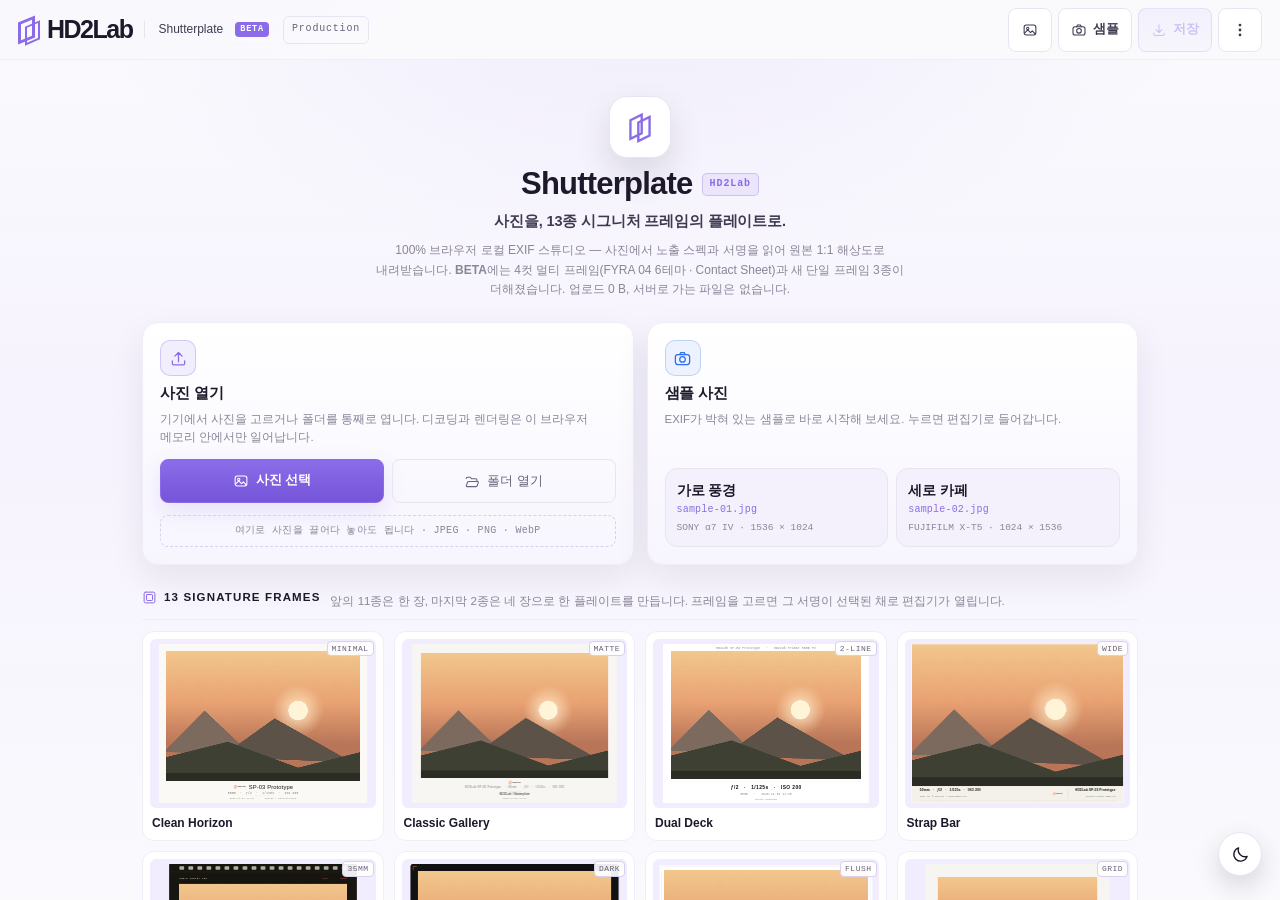
<file: beta/index.html>
<!DOCTYPE html>
<html lang="ko" data-theme="light">
<head>
  <meta charset="utf-8" />
  <meta name="viewport" content="width=device-width, initial-scale=1.0, viewport-fit=cover" />
  <meta name="theme-color" content="#FAFAFD" />
  <meta name="color-scheme" content="light dark" />
  <meta name="description" content="HD2Lab Shutterplate BETA — 사진을 13종 시그니처 프레임의 플레이트로. EXIF를 읽어 보더·노출 스펙·서명을 얹고 원본 1:1 해상도로 내려받습니다. 4컷 멀티 프레임(FYRA 04 · Contact Sheet) 포함. 업로드 0 B, 100% 브라우저 로컬 처리." />
  <title>Shutterplate BETA — HD2Lab Photo Frame Studio</title>
  <link rel="canonical" href="https://hyangdan2.github.io/PKPilot0003/" />

  <!-- Signature face for a custom caption (필기체). Loaded up front so the
       canvas can print it the moment a visitor picks it. -->
  <link rel="preconnect" href="https://fonts.googleapis.com" />
  <link rel="preconnect" href="https://fonts.gstatic.com" crossorigin />
  <link rel="stylesheet" href="https://fonts.googleapis.com/css2?family=Caveat:wght@400;700&display=swap" />

  <!-- PWA -->
  <link rel="manifest" href="manifest.json" />
  <meta name="apple-mobile-web-app-capable" content="yes" />
  <meta name="apple-mobile-web-app-status-bar-style" content="black-translucent" />
  <meta name="apple-mobile-web-app-title" content="Shutterplate" />
  <meta name="application-name" content="Shutterplate" />

  <!-- Favicons (HD2Lab dual-skew 규격) -->
  <link rel="icon" href="favicon.ico?v=20261116-softiris" sizes="any" />
  <link rel="icon" href="favicon.svg?v=20261116-softiris" type="image/svg+xml" />
  <link rel="icon" href="favicon-32x32.png?v=20261116-softiris" type="image/png" sizes="32x32" />
  <link rel="apple-touch-icon" href="apple-touch-icon.png?v=20261116-softiris" sizes="180x180" />

  <!-- Open Graph -->
  <meta property="og:type" content="website" />
  <meta property="og:site_name" content="HD2Lab" />
  <meta property="og:locale" content="ko_KR" />
  <meta property="og:title" content="Shutterplate BETA — HD2Lab Photo Frame Studio" />
  <meta property="og:description" content="사진을 13종 시그니처 프레임의 플레이트로 — 4컷 멀티 프레임(FYRA 04 · Contact Sheet) 포함. EXIF 노출 스펙·서명을 얹어 원본 1:1 해상도로." />
  <meta property="og:url" content="https://hyangdan2.github.io/PKPilot0003/beta/" />
  <meta property="og:image" content="https://hyangdan2.github.io/PKPilot0003/og-image.png?v=20261121-og" />
  <meta property="og:image:secure_url" content="https://hyangdan2.github.io/PKPilot0003/og-image.png?v=20261121-og" />
  <meta property="og:image:type" content="image/png" />
  <meta property="og:image:width" content="1200" />
  <meta property="og:image:height" content="630" />
  <meta property="og:image:alt" content="HD2Lab Shutterplate Beta — 13 frame signatures, EXIF photo plate studio" />

  <!-- Twitter -->
  <meta name="twitter:card" content="summary_large_image" />
  <meta name="twitter:title" content="Shutterplate BETA — HD2Lab Photo Frame Studio" />
  <meta name="twitter:description" content="사진을 13종 시그니처 프레임의 플레이트로 — 4컷 멀티 프레임 포함." />
  <meta name="twitter:image" content="https://hyangdan2.github.io/PKPilot0003/og-image.png?v=20261121-og" />

  <!-- HD2Lab shared theme: applies the stored hd2-theme before first paint (no flash) -->
  <script>try{var h=localStorage.getItem('hd2-theme');document.documentElement.setAttribute('data-theme',h==='dark'?'dark':'light');}catch(e){document.documentElement.setAttribute('data-theme','light');}</script>
  <link rel="stylesheet" href="../assets/hd2-theme.css?v=20261117-navy" />
  <script src="../assets/hd2-theme.js?v=20261117-navy" defer></script>
  <link rel="stylesheet" href="style.css?v=20261121-pconly" />
</head>
<body>
  <!-- ── 자체 제작 SVG 아이콘 스프라이트 ─────────────────────────────── -->
  <svg class="sprite" xmlns="http://www.w3.org/2000/svg" aria-hidden="true" focusable="false">
    <!-- 필드 아이콘 -->
    <symbol id="i-camera" viewBox="0 0 24 24"><rect x="3" y="7" width="18" height="12.6" rx="3.1"/><circle cx="12" cy="13.2" r="3.5"/><path d="M8.4 7l1.4-2.4h4.4L15.6 7"/></symbol>
    <symbol id="i-optics" viewBox="0 0 24 24"><circle cx="12" cy="12" r="8.4"/><circle cx="12" cy="12" r="3.6"/><path d="M12 3.6v2.6M12 17.8v2.6M3.6 12h2.6M17.8 12h2.6"/></symbol>
    <symbol id="i-focal" viewBox="0 0 24 24"><path d="M4 12h16M4 12l3.4-3.4M4 12l3.4 3.4M20 12l-3.4-3.4M20 12l-3.4 3.4"/><circle cx="12" cy="12" r="1" fill="currentColor" stroke="none"/></symbol>
    <symbol id="i-aperture" viewBox="0 0 24 24"><circle cx="12" cy="12" r="8.4"/><path d="M12 4.2l6.6 4.6-2.5 7.8H7.9L5.4 8.8z"/><path d="M12 12l6.6-3.2M12 12l-4.1 4.6M12 12H5.4"/></symbol>
    <symbol id="i-shutter" viewBox="0 0 24 24"><circle cx="12" cy="12" r="8.4"/><path d="M12 7.2v5.1l3.4 2"/><path d="M12 3.6v1.4M20.4 12h-1.4M12 20.4v-1.4M3.6 12h1.4"/></symbol>
    <symbol id="i-iso" viewBox="0 0 24 24"><path d="M4 16.6a8.4 8.4 0 1 1 16 0"/><path d="M6.2 11.2l1.4.9M12 7.6v1.6M17.8 11.2l-1.4.9"/><path d="M12 16.4l4-3.6"/><circle cx="12" cy="16.4" r="1.2" fill="currentColor" stroke="none"/></symbol>
    <symbol id="i-date" viewBox="0 0 24 24"><rect x="3.4" y="5.2" width="17.2" height="15" rx="3"/><path d="M3.4 9.8h17.2M8.2 3.4v3.4M15.8 3.4v3.4"/><path d="M7.6 13.6h2.2M13.4 13.6h2.2M7.6 17h2.2M13.4 17h2.2"/></symbol>
    <symbol id="i-caption" viewBox="0 0 24 24"><path d="M14.4 5.2l4.4 4.4-7.6 7.6-4.8.8.8-4.8z"/><path d="M4 20.4c2.6-.3 4.2-1.8 5.6-1.8 1.4 0 2 1 3.4 1 1 0 1.8-.4 2.4-1.1"/></symbol>
    <!-- UI 아이콘 -->
    <symbol id="i-upload" viewBox="0 0 24 24"><path d="M12 16.2V4.4M12 4.4L7.4 9M12 4.4L16.6 9"/><path d="M4.2 15v3.2a1.8 1.8 0 0 0 1.8 1.8h12a1.8 1.8 0 0 0 1.8-1.8V15"/></symbol>
    <symbol id="i-image" viewBox="0 0 24 24"><rect x="3.2" y="4.6" width="17.6" height="14.8" rx="3.2"/><circle cx="8.6" cy="9.6" r="1.7"/><path d="M3.8 16.8l4.9-4.9 4.1 4.1 2.6-2.6 4.6 4.6"/></symbol>
    <symbol id="i-download" viewBox="0 0 24 24"><path d="M12 4.2v11.6M12 15.8l-4.4-4.4M12 15.8l4.4-4.4"/><path d="M4.2 16.6v1.8a1.8 1.8 0 0 0 1.8 1.8h12a1.8 1.8 0 0 0 1.8-1.8v-1.8"/></symbol>
    <symbol id="i-share" viewBox="0 0 24 24"><path d="M12 15.4V3.6M12 3.6L7.8 7.8M12 3.6l4.2 4.2"/><path d="M5.4 12.4v6.2a1.8 1.8 0 0 0 1.8 1.8h9.6a1.8 1.8 0 0 0 1.8-1.8v-6.2"/></symbol>
    <symbol id="i-minus" viewBox="0 0 24 24"><path d="M5.2 12h13.6"/></symbol>
    <symbol id="i-plus" viewBox="0 0 24 24"><path d="M12 5.2v13.6M5.2 12h13.6"/></symbol>
    <symbol id="i-fit" viewBox="0 0 24 24"><path d="M4.4 9.2V6.2a1.8 1.8 0 0 1 1.8-1.8H9M15 4.4h2.8a1.8 1.8 0 0 1 1.8 1.8v3M19.6 15v2.8a1.8 1.8 0 0 1-1.8 1.8H15M9 19.6H6.2a1.8 1.8 0 0 1-1.8-1.8V15"/></symbol>
    <symbol id="i-sun" viewBox="0 0 24 24"><circle cx="12" cy="12" r="4.1"/><path d="M12 2.6v2.1M12 19.3v2.1M2.6 12h2.1M19.3 12h2.1M5.5 5.5l1.5 1.5M17 17l1.5 1.5M18.5 5.5L17 7M7 17l-1.5 1.5"/></symbol>
    <symbol id="i-moon" viewBox="0 0 24 24"><path d="M20.2 14.6A8.2 8.2 0 0 1 9.5 3.9a8.5 8.5 0 1 0 10.7 10.7z"/></symbol>
    <symbol id="i-dots" viewBox="0 0 24 24"><circle cx="12" cy="5.4" r="1.85" fill="currentColor" stroke="none"/><circle cx="12" cy="12" r="1.85" fill="currentColor" stroke="none"/><circle cx="12" cy="18.6" r="1.85" fill="currentColor" stroke="none"/></symbol>
    <symbol id="i-close" viewBox="0 0 24 24"><path d="M5.8 5.8l12.4 12.4M18.2 5.8L5.8 18.2"/></symbol>
    <symbol id="i-check" viewBox="0 0 24 24"><path d="M4.8 12.6l4.7 4.7L19.2 7.2"/></symbol>
    <symbol id="i-refresh" viewBox="0 0 24 24"><path d="M19.8 12a7.8 7.8 0 1 1-2.6-5.8"/><path d="M19.9 4.4v4.4h-4.4"/></symbol>
    <symbol id="i-swap" viewBox="0 0 24 24"><path d="M4.4 8.4h13.2M14.2 5l3.4 3.4-2 1.9M19.6 15.6H6.4M9.8 19l-3.4-3.4"/></symbol>
    <symbol id="i-trash" viewBox="0 0 24 24"><path d="M4.8 7.2h14.4M9.4 7.2V5.4a1.4 1.4 0 0 1 1.4-1.4h2.4a1.4 1.4 0 0 1 1.4 1.4v1.8"/><path d="M6.6 7.2l.8 11.4a1.8 1.8 0 0 0 1.8 1.6h5.6a1.8 1.8 0 0 0 1.8-1.6l.8-11.4"/><path d="M10.4 10.8v6M13.6 10.8v6"/></symbol>
    <symbol id="i-shield" viewBox="0 0 24 24"><path d="M12 3.2l7.4 2.9v5.3c0 4.5-3.1 7.8-7.4 9.6-4.3-1.8-7.4-5.1-7.4-9.6V6.1z"/><path d="M8.8 11.9l2.3 2.3 3.9-3.9"/></symbol>
    <symbol id="i-chevron" viewBox="0 0 24 24"><path d="M7 10l5 5 5-5"/></symbol>
    <symbol id="i-sliders" viewBox="0 0 24 24"><path d="M4.4 7.6h6.2M14.4 7.6h5.2M4.4 16.4h3.2M11.4 16.4h8.2"/><circle cx="12.6" cy="7.6" r="1.9"/><circle cx="9.6" cy="16.4" r="1.9"/></symbol>
    <symbol id="i-stamp" viewBox="0 0 24 24"><circle cx="12" cy="9.2" r="5.2"/><path d="M8.6 13.6L7.2 20.4h9.6l-1.4-6.8"/></symbol>
    <symbol id="i-film" viewBox="0 0 24 24"><rect x="3" y="5" width="18" height="14" rx="2.4"/><path d="M6.6 5v14M17.4 5v14M3 9.2h3.6M3 14.8h3.6M17.4 9.2H21M17.4 14.8H21"/></symbol>
    <symbol id="i-frame" viewBox="0 0 24 24"><rect x="3.4" y="3.4" width="17.2" height="17.2" rx="2.4"/><rect x="7.2" y="7.2" width="9.6" height="9.6" rx="1.2"/></symbol>
    <symbol id="i-ratio" viewBox="0 0 24 24"><rect x="3.4" y="6.4" width="17.2" height="11.2" rx="2.2"/><path d="M6.6 6.4v11.2M17.4 6.4v11.2"/></symbol>
    <symbol id="i-grid" viewBox="0 0 24 24"><rect x="3.6" y="3.6" width="7.2" height="7.2" rx="1.6"/><rect x="13.2" y="3.6" width="7.2" height="7.2" rx="1.6"/><rect x="3.6" y="13.2" width="7.2" height="7.2" rx="1.6"/><rect x="13.2" y="13.2" width="7.2" height="7.2" rx="1.6"/></symbol>
    <symbol id="i-info" viewBox="0 0 24 24"><circle cx="12" cy="12" r="8.6"/><path d="M12 11v5.4"/><circle cx="12" cy="7.9" r="1" fill="currentColor" stroke="none"/></symbol>
    <symbol id="i-copy" viewBox="0 0 24 24"><rect x="9" y="9" width="11.4" height="11.4" rx="2.6"/><path d="M15.4 5.8V5.2a2.2 2.2 0 0 0-2.2-2.2H5.6A2.2 2.2 0 0 0 3.4 5.2v7.6a2.2 2.2 0 0 0 2.2 2.2h.6"/></symbol>
    <symbol id="i-arrow" viewBox="0 0 24 24"><path d="M4.6 12h14M13.2 6.6L18.6 12l-5.4 5.4"/></symbol>
    <!-- 포털 -->
    <symbol id="i-portal-home" viewBox="0 0 24 24"><path d="M4 10.4L12 4l8 6.4V20a1 1 0 0 1-1 1h-4.6v-6.2H9.6V21H5a1 1 0 0 1-1-1z"/></symbol>
    <symbol id="i-portal-apps" viewBox="0 0 24 24"><rect x="3.6" y="3.6" width="7.2" height="7.2" rx="2"/><rect x="13.2" y="3.6" width="7.2" height="7.2" rx="2"/><rect x="3.6" y="13.2" width="7.2" height="7.2" rx="2"/><rect x="13.2" y="13.2" width="7.2" height="7.2" rx="2"/></symbol>
    <!-- 워크스페이스 -->
    <symbol id="i-folder" viewBox="0 0 24 24"><path d="M3.4 7.6a1.8 1.8 0 0 1 1.8-1.8h4.4l2.1 2.3h6.9a1.8 1.8 0 0 1 1.8 1.8v9.5a1.8 1.8 0 0 1-1.8 1.8H5.2a1.8 1.8 0 0 1-1.8-1.8z"/><path d="M3.4 10.6h17.2"/></symbol>
    <symbol id="i-folder-open" viewBox="0 0 24 24"><path d="M3.4 8.2a1.8 1.8 0 0 1 1.8-1.8h4.2l1.9 2.1h6.3a1.8 1.8 0 0 1 1.8 1.8v1.3"/><path d="M4.2 20.4h13.9a1.8 1.8 0 0 0 1.7-1.2l1.7-5.1a1 1 0 0 0-.9-1.3H6.9a1.8 1.8 0 0 0-1.7 1.2l-1.9 5.4z"/></symbol>
  </svg>

  <a class="skip-link" href="#appMain">본문으로 건너뛰기</a>

  <header class="app-header">
    <button class="brand" id="brandBtn" type="button" aria-label="Shutterplate 홈으로 이동" title="Shutterplate 홈 — 랜딩 화면">
      <span class="mark" aria-hidden="true"></span>
      <span class="brand-name">HD2Lab</span>
      <em>Shutterplate</em>
      <span class="beta-badge" title="베타 빌드 — 정식판은 Production 링크">BETA</span>
    </button>
    <a class="prod-link" href="../" title="정식판 Shutterplate로 이동" aria-label="정식판 Shutterplate로 이동">Production</a>

    <div class="header-actions">
      <!-- PC 사진 열기 (≥1024px): 헤더에는 열기 아이콘 하나만 둡니다. 폴더로 열기와
           하위 폴더 옵션은 ⋮ 메뉴 WORKSPACE 안에 있습니다. -->
      <div class="pc-open" id="pcOpen">
        <button class="hbtn" id="openFilesBtn" type="button" title="사진 여러 장 열기 — 워크스페이스" aria-label="사진 여러 장 열기 — 워크스페이스">
          <svg class="ic" viewBox="0 0 24 24" aria-hidden="true"><use href="#i-image"/></svg>
        </button>
      </div>
      <input id="wsFileInput" type="file" accept="image/*" multiple hidden />
      <input id="wsFolderInput" type="file" accept="image/*" webkitdirectory directory multiple hidden />
      <input id="recursiveToggle" type="checkbox" hidden />
      <!-- one image straight onto the plate, for the phone. On PC this button is
           hidden (the header keeps a single open icon) while the empty-state
           dropzone keeps opening the same chooser -->
      <input id="fileInput" type="file" accept="image/*" hidden />
      <button class="hbtn hbtn--open" id="headerOpenBtn" type="button" title="이미지 파일 열기" aria-label="이미지 파일 열기">
        <svg class="ic" viewBox="0 0 24 24" aria-hidden="true"><use href="#i-image"/></svg>
        <span class="hbtn-label">이미지 열기</span>
      </button>
      <button class="hbtn" id="headerSampleBtn" type="button" title="샘플 사진 불러오기" aria-label="샘플 사진 불러오기">
        <svg class="ic" viewBox="0 0 24 24" aria-hidden="true"><use href="#i-camera"/></svg>
        <span class="hbtn-label">샘플</span>
      </button>
      <button class="hbtn hbtn--accent" id="headerDownloadBtn" type="button" title="플레이트 저장" aria-label="플레이트 저장" disabled>
        <svg class="ic" viewBox="0 0 24 24" aria-hidden="true"><use href="#i-download"/></svg>
        <span class="hbtn-label">저장</span>
      </button>
      <div class="portal-menu" id="portalMenu">
        <button class="portal-menu-btn" id="portalMenuBtn" type="button" aria-haspopup="menu" aria-expanded="false" aria-controls="portalMenuDropdown" aria-label="더 보기 — 워크스페이스 · 샘플 · 포털" title="더 보기">
          <svg class="ic" viewBox="0 0 24 24" aria-hidden="true"><use href="#i-dots"/></svg>
        </button>
        <div class="portal-menu-dropdown" id="portalMenuDropdown" role="menu" aria-labelledby="portalMenuBtn" hidden>
          <p class="portal-menu-head">WORKSPACE</p>
          <button class="portal-item" id="menuHomeBtn" type="button" role="menuitem">
            <span class="portal-ic" aria-hidden="true"><svg class="ic" viewBox="0 0 24 24"><use href="#i-portal-home"/></svg></span>
            <span class="portal-text"><b>홈 / 랜딩 화면</b><small>시작 화면으로 이동</small></span>
            <span class="portal-badge" aria-hidden="true">HOME</span>
          </button>
          <button class="portal-item pc-only" id="openFolderBtn" type="button" role="menuitem">
            <span class="portal-ic" aria-hidden="true"><svg class="ic" viewBox="0 0 24 24"><use href="#i-folder-open"/></svg></span>
            <span class="portal-text"><b>폴더 열기</b><small>Workspace — 폴더의 사진을 한 번에</small></span>
            <span class="portal-badge" aria-hidden="true">FOLDER</span>
          </button>
          <button class="portal-item pc-only" id="menuRecursiveBtn" type="button" role="menuitemcheckbox" aria-checked="false">
            <span class="portal-ic" aria-hidden="true"><svg class="ic" viewBox="0 0 24 24"><use href="#i-folder"/></svg></span>
            <span class="portal-text"><b>하위 폴더 포함</b><small>폴더를 열 때 안쪽 폴더의 사진까지</small></span>
            <span class="portal-badge" id="menuRecursiveState" aria-hidden="true">OFF</span>
          </button>
          <button class="portal-item" id="menuResetExifBtn" type="button" role="menuitem" disabled>
            <span class="portal-ic" aria-hidden="true"><svg class="ic" viewBox="0 0 24 24"><use href="#i-refresh"/></svg></span>
            <span class="portal-text"><b>EXIF 값으로 되돌리기</b><small id="menuResetHint">사진을 열면 쓸 수 있습니다</small></span>
            <span class="portal-badge portal-badge--live" id="menuResetBadge" aria-hidden="true">EXIF</span>
          </button>
          <button class="portal-item" id="menuClearBtn" type="button" role="menuitem" disabled>
            <span class="portal-ic" aria-hidden="true"><svg class="ic" viewBox="0 0 24 24"><use href="#i-trash"/></svg></span>
            <span class="portal-text"><b>사진 비우기</b><small id="menuClearHint">사진을 열면 쓸 수 있습니다</small></span>
            <span class="portal-badge" aria-hidden="true">CLEAR</span>
          </button>
          <button class="portal-item" id="menuEmblemBtn" type="button" role="menuitemcheckbox" aria-checked="false">
            <span class="portal-ic" aria-hidden="true"><svg class="ic" viewBox="0 0 24 24"><use href="#i-stamp"/></svg></span>
            <span class="portal-text"><b>엠블럼 색상</b><small id="menuEmblemHint">현재 원본 컬러 — 눌러서 All Black</small></span>
            <span class="portal-badge" id="menuEmblemState" aria-hidden="true">COLOR</span>
          </button>
          <span class="portal-sep" role="separator"></span>
          <p class="portal-menu-head">SAMPLES</p>
          <button class="portal-item" id="menuSample01" type="button" role="menuitem">
            <span class="portal-ic" aria-hidden="true"><svg class="ic" viewBox="0 0 24 24"><use href="#i-image"/></svg></span>
            <span class="portal-text"><b>가로 풍경</b><small>sample-01.jpg · SONY α7 IV</small></span>
            <span class="portal-badge" aria-hidden="true">LANDSCAPE</span>
          </button>
          <button class="portal-item" id="menuSample02" type="button" role="menuitem">
            <span class="portal-ic" aria-hidden="true"><svg class="ic" viewBox="0 0 24 24"><use href="#i-camera"/></svg></span>
            <span class="portal-text"><b>세로 카페</b><small>sample-02.jpg · FUJIFILM X-T5</small></span>
            <span class="portal-badge" aria-hidden="true">CAFE</span>
          </button>
          <span class="portal-sep" role="separator"></span>
          <p class="portal-menu-head">BUILD</p>
          <a class="portal-item" role="menuitem" href="../">
            <span class="portal-ic" aria-hidden="true"><svg class="ic" viewBox="0 0 24 24"><use href="#i-arrow"/></svg></span>
            <span class="portal-text"><b>Production으로 돌아가기</b><small>정식 Shutterplate (8 프레임)</small></span>
            <span class="portal-badge" aria-hidden="true">STABLE</span>
          </a>
          <span class="portal-sep" role="separator"></span>
          <p class="portal-menu-head">NAVIGATION</p>
          <a class="portal-item" role="menuitem" href="https://hyangdan2.github.io/" target="_blank" rel="noopener noreferrer">
            <span class="portal-ic" aria-hidden="true"><svg class="ic" viewBox="0 0 24 24"><use href="#i-portal-home"/></svg></span>
            <span class="portal-text"><b>HD2Lab Web-HQ</b><small>Main Portal</small></span>
            <span class="portal-badge" aria-hidden="true">EXTERNAL</span>
          </a>
          <a class="portal-item" role="menuitem" href="https://hyangdan2.github.io/ApplicationHub/" target="_blank" rel="noopener noreferrer">
            <span class="portal-ic" aria-hidden="true"><svg class="ic" viewBox="0 0 24 24"><use href="#i-portal-apps"/></svg></span>
            <span class="portal-text"><b>ApplicationHub</b><small>Apps Catalog</small></span>
            <span class="portal-badge" aria-hidden="true">EXTERNAL</span>
          </a>
          <a class="portal-item" role="menuitem" href="https://hyangdan2.github.io/PKPilot0011/" target="_blank" rel="noopener noreferrer">
            <span class="portal-ic" aria-hidden="true"><svg class="ic" viewBox="0 0 24 24"><use href="#i-portal-apps"/></svg></span>
            <span class="portal-text"><b>Nordlys</b><small>필름 색보정 &amp; 영상 스튜디오</small></span>
            <span class="portal-badge" aria-hidden="true">EXTERNAL</span>
          </a>
          <a class="portal-item" role="menuitem" href="https://hyangdan2.github.io/PKPilot0015/" target="_blank" rel="noopener noreferrer">
            <span class="portal-ic" aria-hidden="true"><svg class="ic" viewBox="0 0 24 24"><use href="#i-portal-apps"/></svg></span>
            <span class="portal-text"><b>Mynda Ljósa</b><small>커스텀 4컷 프레임 에디터</small></span>
            <span class="portal-badge" aria-hidden="true">EXTERNAL</span>
          </a>
        </div>
      </div>
    </div>
  </header>

  <main class="app-main" id="appMain" tabindex="-1">

  <!-- ── 랜딩 (Film Studio식 홈) ─────────────────────────────────────── -->
  <section class="home" id="homeView" aria-label="Shutterplate 랜딩">
    <div class="home-inner">
      <div class="inapp-banner home-inapp" id="homeInappBanner" data-inapp-banner role="status" hidden>
        <svg class="ic" viewBox="0 0 24 24" aria-hidden="true"><use href="#i-info"/></svg>
        <p class="inapp-msg"><b data-inapp-name>카카오톡</b> 안에서는 사진 저장이 막힙니다 — ‘다른 브라우저로 열기’로 열어 주세요</p>
        <button class="inapp-copy" type="button" data-copy-url aria-label="페이지 주소 복사">
          <svg class="ic" viewBox="0 0 24 24" aria-hidden="true"><use href="#i-copy"/></svg><span>주소 복사</span>
        </button>
      </div>

      <header class="home-hero">
        <span class="hero-mark" aria-hidden="true">
          <svg viewBox="0 0 64 64" aria-label="HD2Lab Brand Mark">
            <path d="M15 20L35 10V43L15 53ZM29 24L49 14V47L29 57Z" fill="none" stroke="#8B6CE8" stroke-width="4.2" stroke-linejoin="miter"/>
          </svg>
        </span>
        <div class="hero-title-row">
          <h1>Shutterplate</h1>
          <span class="brand-badge hero-badge">HD2Lab</span>
        </div>
        <p class="hero-sub">사진을, 13종 시그니처 프레임의 플레이트로.</p>
        <p class="hero-note">100% 브라우저 로컬 EXIF 스튜디오 — 사진에서 노출 스펙과 서명을 읽어 원본 1:1 해상도로 내려받습니다. <b>BETA</b>에는 4컷 멀티 프레임(FYRA 04 6테마 · Contact Sheet)과 새 단일 프레임 3종이 더해졌습니다. 업로드 0 B, 서버로 가는 파일은 없습니다.</p>
      </header>

      <section class="home-session" id="homeSession" aria-label="진행 중인 세션" hidden>
        <span class="hs-thumb"><canvas id="homeThumb" width="112" height="112" aria-hidden="true"></canvas></span>
        <div class="hs-info">
          <span class="hs-kicker">ACTIVE SESSION</span>
          <b class="hs-name" id="homeSessionName">—</b>
          <span class="hs-meta"><span id="homeSessionSize">—</span><span class="sep" aria-hidden="true">·</span><span id="homeSessionFrame">—</span></span>
        </div>
        <button class="btn btn-accent hs-continue" id="homeContinueBtn" type="button">
          <span>계속 편집하기 (Continue Editing)</span>
          <svg class="ic" viewBox="0 0 24 24" aria-hidden="true"><use href="#i-arrow"/></svg>
        </button>
      </section>

      <div class="home-launch">
        <section class="launch-card" id="homeDrop" aria-label="사진 열기">
          <div class="lc-head">
            <span class="lc-ic lc-ic--accent" aria-hidden="true"><svg class="ic" viewBox="0 0 24 24"><use href="#i-upload"/></svg></span>
            <h2>사진 열기</h2>
            <p><span class="pc-copy">기기에서 사진을 고르거나 폴더를 통째로 엽니다.</span><span class="mob-copy">기기에서 사진을 고릅니다.</span> 디코딩과 렌더링은 이 브라우저 메모리 안에서만 일어납니다.</p>
          </div>
          <div class="lc-actions">
            <button class="btn btn-accent" id="homeOpenFilesBtn" type="button"><svg class="ic" viewBox="0 0 24 24" aria-hidden="true"><use href="#i-image"/></svg><span>사진 선택</span></button>
            <button class="btn btn-quiet pc-only" id="homeOpenFolderBtn" type="button"><svg class="ic" viewBox="0 0 24 24" aria-hidden="true"><use href="#i-folder-open"/></svg><span>폴더 열기</span></button>
          </div>
          <p class="lc-drop">여기로 사진을 끌어다 놓아도 됩니다 · JPEG · PNG · WebP</p>
        </section>

        <section class="launch-card" aria-label="샘플 사진">
          <div class="lc-head">
            <span class="lc-ic lc-ic--warm" aria-hidden="true"><svg class="ic" viewBox="0 0 24 24"><use href="#i-camera"/></svg></span>
            <h2>샘플 사진</h2>
            <p>EXIF가 박혀 있는 샘플로 바로 시작해 보세요. 누르면 편집기로 들어갑니다.</p>
          </div>
          <div class="lc-samples">
            <button class="sample-btn" id="homeSample01" type="button">
              <span class="sb-name">가로 풍경</span>
              <span class="sb-file">sample-01.jpg</span>
              <span class="sb-tag">SONY α7 IV · 1536 × 1024</span>
            </button>
            <button class="sample-btn" id="homeSample02" type="button">
              <span class="sb-name">세로 카페</span>
              <span class="sb-file">sample-02.jpg</span>
              <span class="sb-tag">FUJIFILM X-T5 · 1024 × 1536</span>
            </button>
          </div>
        </section>
      </div>

      <section class="home-frames" aria-labelledby="homeFramesTitle">
        <div class="hf-head">
          <h2 id="homeFramesTitle"><svg class="ic" viewBox="0 0 24 24" aria-hidden="true"><use href="#i-frame"/></svg>13 SIGNATURE FRAMES</h2>
          <p>앞의 11종은 한 장, 마지막 2종은 네 장으로 한 플레이트를 만듭니다. 프레임을 고르면 그 서명이 선택된 채로 편집기가 열립니다.</p>
        </div>
        <div class="hf-grid" id="homeFrameGrid" role="group" aria-label="시그니처 프레임 선택"></div>
      </section>

      <ul class="home-badges">
        <li><svg class="ic" viewBox="0 0 24 24" aria-hidden="true"><use href="#i-shield"/></svg>100% 로컬 처리 · 업로드 0 B</li>
        <li><svg class="ic" viewBox="0 0 24 24" aria-hidden="true"><use href="#i-ratio"/></svg>원본 1:1 해상도 출력</li>
        <li><svg class="ic" viewBox="0 0 24 24" aria-hidden="true"><use href="#i-grid"/></svg>4컷 멀티 프레임 · FYRA 04</li>
      </ul>
    </div>
  </section>

  <!-- ── 스튜디오 (편집기) ───────────────────────────────────────────── -->
  <section class="studio" id="editorView" aria-labelledby="editorTitle" hidden>
    <h2 class="sr-only" id="editorTitle">Shutterplate — HD2Lab 포토 프레임 스튜디오</h2>

    <!-- ── 프리뷰 스테이지 ─────────────────────────────────────────── -->
    <section class="stage" id="stage" aria-label="플레이트 프리뷰" tabindex="-1">
      <div class="stage-canvas" id="stageCanvas">
        <canvas id="plateCanvas" aria-label="플레이트 미리보기 캔버스"></canvas>

        <div class="empty-state" id="emptyState">
          <div class="dropzone" id="dropzone" role="button" tabindex="0" aria-label="사진을 끌어다 놓거나 눌러서 선택">
            <span class="dz-glow" aria-hidden="true"></span>
            <span class="dz-ring" aria-hidden="true">
              <svg class="dz-icon" viewBox="0 0 24 24" aria-hidden="true"><use href="#i-upload"/></svg>
            </span>
            <span class="dz-title">사진을 끌어다 놓기</span>
            <span class="dz-sub">또는 눌러서 선택 · JPEG · PNG · WebP</span>
          </div>
          <div class="empty-row">
            <button class="btn btn-accent" id="emptySampleBtn" type="button"><svg class="ic" viewBox="0 0 24 24" aria-hidden="true"><use href="#i-camera"/></svg><span>샘플 사진 불러오기</span></button>
          </div>
          <div class="empty-row empty-row--pc">
            <button class="btn btn-quiet" id="emptyOpenFilesBtn" type="button"><svg class="ic" viewBox="0 0 24 24" aria-hidden="true"><use href="#i-image"/></svg><span>파일 열기</span></button>
            <button class="btn btn-quiet" id="emptyOpenFolderBtn" type="button"><svg class="ic" viewBox="0 0 24 24" aria-hidden="true"><use href="#i-folder-open"/></svg><span>폴더 열기 (Workspace)</span></button>
          </div>
          <div class="inapp-banner" id="inappBanner" data-inapp-banner role="status" hidden>
            <svg class="ic" viewBox="0 0 24 24" aria-hidden="true"><use href="#i-info"/></svg>
            <p class="inapp-msg"><b data-inapp-name>카카오톡</b> 안에서는 사진 저장이 막힙니다 — 우측 상단 ⋯ → ‘다른 브라우저로 열기’로 열어 주세요</p>
            <button class="inapp-copy" type="button" data-copy-url aria-label="페이지 주소 복사">
              <svg class="ic" viewBox="0 0 24 24" aria-hidden="true"><use href="#i-copy"/></svg><span>주소 복사</span>
            </button>
          </div>
          <p class="empty-note"><svg class="ic" viewBox="0 0 24 24" aria-hidden="true"><use href="#i-shield"/></svg>업로드 0 B · 사진은 이 기기에서만 처리됩니다</p>
        </div>
      </div>

      <!-- ── 4컷 사진 칸 — 플로팅 제어 (멀티컷 프레임에서만) ────────── -->
      <button class="slot-fab" id="slotToggle" type="button" aria-label="4컷 사진 칸 열기" aria-controls="slotBar" aria-expanded="false" aria-haspopup="true" title="4컷 사진 칸 — #1~#4 교체 · 맞바꾸기 · 샘플 · 사진 4장" hidden>
        <svg class="ic" viewBox="0 0 24 24" aria-hidden="true"><use href="#i-grid"/></svg>
        <b class="slot-fab-n" aria-hidden="true">4</b>
      </button>

      <section class="slots slots--float" id="slotBar" role="group" aria-label="멀티컷 사진 칸" aria-hidden="true" hidden>
        <div class="slots-head">
          <span class="slots-title">MULTI-CUT SLOTS</span>
          <span class="slots-hint" id="slotHint">4 / 4칸 · 칸을 눌러 교체, ⇄ 로 맞바꾸기</span>
        </div>
        <div class="slot-track" id="slotTrack" role="list" aria-label="멀티컷 사진 칸"></div>
        <div class="slots-actions">
          <button class="slots-btn" id="slotSampleBtn" type="button" title="샘플 사진으로 4칸 채우기">
            <svg class="ic" viewBox="0 0 24 24" aria-hidden="true"><use href="#i-camera"/></svg><span>샘플</span>
          </button>
          <button class="slots-btn slots-btn--accent" id="slotAddBtn" type="button" title="사진 4장을 한 번에 열기">
            <svg class="ic" viewBox="0 0 24 24" aria-hidden="true"><use href="#i-image"/></svg><span>사진 4장</span>
          </button>
        </div>
        <input id="slotAllInput" type="file" accept="image/*" multiple hidden />
        <input id="slotOneInput" type="file" accept="image/*" hidden />
      </section>
    </section>


    <!-- ── 하단 가로 프레임 슬라이더 — 머리줄이 프리뷰 배경·줌을 진다 ── -->
    <section class="strip" aria-label="프레임 갤러리">
      <div class="strip-head">
        <!-- the library's own head is the loaded photo's identity: the filename
             takes the place the FRAME LIBRARY label used to keep, and the
             resolution / EXIF count ride beside it -->
        <p class="strip-file">
          <b class="strip-file-name" id="libName">FRAME LIBRARY</b>
          <span class="strip-file-meta" id="libMeta"></span>
        </p>
        <span class="strip-count"><b id="frameCount">13</b> SIGNATURES</span>
        <span class="strip-hint">휠 · 드래그 · 스와이프 · FYRA 04는 다시 눌러 테마</span>
        <div class="plate-tools">
          <div class="seg seg--mini" id="bgSeg" role="group" aria-label="프리뷰 배경">
            <button type="button" data-bg="dark" aria-pressed="true" title="다크 배경" aria-label="다크 배경"><svg class="ic" viewBox="0 0 24 24" aria-hidden="true"><use href="#i-moon"/></svg></button>
            <button type="button" data-bg="light" aria-pressed="false" title="라이트 배경" aria-label="라이트 배경"><svg class="ic" viewBox="0 0 24 24" aria-hidden="true"><use href="#i-sun"/></svg></button>
          </div>
          <div class="zoom-group">
            <button class="icon-btn" id="zoomOutBtn" type="button" aria-label="축소" title="축소"><svg class="ic" viewBox="0 0 24 24" aria-hidden="true"><use href="#i-minus"/></svg></button>
            <button class="icon-btn icon-btn--wide" id="zoomFitBtn" type="button" aria-label="화면 맞춤" title="화면 맞춤"><svg class="ic" viewBox="0 0 24 24" aria-hidden="true"><use href="#i-fit"/></svg><span id="zoomLabel">맞춤</span></button>
            <button class="icon-btn" id="zoomInBtn" type="button" aria-label="확대" title="확대"><svg class="ic" viewBox="0 0 24 24" aria-hidden="true"><use href="#i-plus"/></svg></button>
          </div>
        </div>
      </div>
      <div class="strip-track" id="frameStrip" role="radiogroup" aria-label="프레임 스타일 선택"></div>
    </section>

    <!-- ── 워크스페이스 사진 스트립 (PC · 여러 장/폴더 열었을 때) ────── -->
    <section class="ws-strip" id="wsStrip" aria-label="워크스페이스 사진 목록" hidden>
      <div class="ws-head">
        <button class="ws-toggle" id="wsToggle" type="button" aria-expanded="true" aria-controls="wsTrack">
          <svg class="ic ws-chev" viewBox="0 0 24 24" aria-hidden="true"><use href="#i-chevron"/></svg>
          <svg class="ic ws-folder" viewBox="0 0 24 24" aria-hidden="true"><use href="#i-folder-open"/></svg>
          <b id="wsName">워크스페이스</b>
          <span class="ws-count" id="wsCount">0 / 0</span>
        </button>
        <span class="ws-status" id="wsStatus" role="status" hidden></span>
        <label class="ws-sort-wrap">
          <span class="sr-only">워크스페이스 정렬</span>
          <select id="wsSort" aria-label="워크스페이스 정렬">
            <option value="name">이름 ↑</option>
            <option value="reverse">이름 ↓</option>
          </select>
        </label>
      </div>
      <div class="ws-track" id="wsTrack" role="listbox" aria-label="워크스페이스 사진 선택"></div>
    </section>

    <!-- ── 도구 모음 ──────────────────────────────────────────────── -->
    <nav class="toolbar" id="toolbar" aria-label="플레이트 도구">
      <button class="tool" type="button" data-sheet="exif" aria-expanded="false" aria-controls="sheet" aria-haspopup="dialog">
        <svg class="ic" viewBox="0 0 24 24" aria-hidden="true"><use href="#i-sliders"/></svg><span>EXIF 편집</span>
      </button>
      <button class="tool" type="button" data-sheet="geometry" aria-expanded="false" aria-controls="sheet" aria-haspopup="dialog">
        <svg class="ic" viewBox="0 0 24 24" aria-hidden="true"><use href="#i-frame"/></svg><span>프레임/여백</span>
      </button>
      <button class="tool" type="button" data-sheet="emblem" aria-expanded="false" aria-controls="sheet" aria-haspopup="dialog">
        <svg class="ic" viewBox="0 0 24 24" aria-hidden="true"><use href="#i-stamp"/></svg><span>엠블럼</span>
      </button>
      <button class="tool" type="button" data-sheet="export" aria-expanded="false" aria-controls="sheet" aria-haspopup="dialog">
        <svg class="ic" viewBox="0 0 24 24" aria-hidden="true"><use href="#i-download"/></svg><span>내보내기</span>
      </button>
    </nav>
  </section>
  </main>

  <!-- ── 제어 패널 (플로팅 시트 / 바텀시트) ─────────────────────────── -->
  <div class="sheet-backdrop" id="sheetBackdrop"></div>
  <section class="sheet" id="sheet" role="dialog" aria-modal="true" aria-labelledby="sheetTitle" aria-hidden="true" data-active="exif">
    <span class="sheet-grip" aria-hidden="true"></span>
    <!-- PC 고정 인스펙터 탭 (≥1024px). 모바일은 하단 도구 모음이 같은 역할을 합니다. -->
    <div class="ins-tabs" id="insTabs" role="tablist" aria-label="플레이트 인스펙터">
      <button class="ins-tab" type="button" data-tab="exif" role="tab" aria-selected="true" aria-controls="paneExif">
        <svg class="ic" viewBox="0 0 24 24" aria-hidden="true"><use href="#i-sliders"/></svg><span>EXIF 편집</span>
      </button>
      <button class="ins-tab" type="button" data-tab="geometry" role="tab" aria-selected="false" aria-controls="paneGeometry">
        <svg class="ic" viewBox="0 0 24 24" aria-hidden="true"><use href="#i-frame"/></svg><span>프레임/여백</span>
      </button>
      <button class="ins-tab" type="button" data-tab="emblem" role="tab" aria-selected="false" aria-controls="paneEmblem">
        <svg class="ic" viewBox="0 0 24 24" aria-hidden="true"><use href="#i-stamp"/></svg><span>엠블럼</span>
      </button>
      <button class="ins-tab" type="button" data-tab="export" role="tab" aria-selected="false" aria-controls="paneExport">
        <svg class="ic" viewBox="0 0 24 24" aria-hidden="true"><use href="#i-download"/></svg><span>내보내기</span>
      </button>
    </div>
    <header class="sheet-head">
      <div class="sheet-heading">
        <p class="sheet-kicker" id="sheetKicker">CONTROL</p>
        <h2 id="sheetTitle">EXIF 편집</h2>
      </div>
      <button class="icon-btn" id="sheetClose" type="button" aria-label="패널 닫기"><svg class="ic" viewBox="0 0 24 24" aria-hidden="true"><use href="#i-close"/></svg></button>
    </header>

    <div class="sheet-body">
      <div class="pane" data-pane="exif" id="paneExif" role="tabpanel" aria-label="EXIF 편집">
        <div class="field">
          <span class="field-label"><svg class="ic" viewBox="0 0 24 24" aria-hidden="true"><use href="#i-camera"/></svg>Camera</span>
          <div class="field-pair">
            <input class="inp" id="fMake" placeholder="제조사 — SONY" autocomplete="off" spellcheck="false" aria-label="카메라 제조사" />
            <input class="inp" id="fModel" placeholder="모델 — ILCE-7M4" autocomplete="off" spellcheck="false" aria-label="카메라 모델명" />
          </div>
        </div>
        <div class="field">
          <span class="field-label"><svg class="ic" viewBox="0 0 24 24" aria-hidden="true"><use href="#i-optics"/></svg>Optics</span>
          <input class="inp" id="fLens" placeholder="렌즈 — FE 35mm F1.4 GM" autocomplete="off" spellcheck="false" aria-label="렌즈 모델" />
        </div>
        <div class="field-grid">
          <div class="field">
            <span class="field-label"><svg class="ic" viewBox="0 0 24 24" aria-hidden="true"><use href="#i-focal"/></svg>Focal</span>
            <input class="inp" id="fFocal" placeholder="35mm" autocomplete="off" spellcheck="false" aria-label="초점거리" />
          </div>
          <div class="field">
            <span class="field-label"><svg class="ic" viewBox="0 0 24 24" aria-hidden="true"><use href="#i-aperture"/></svg>Aperture</span>
            <input class="inp" id="fAperture" placeholder="ƒ/1.8" autocomplete="off" spellcheck="false" aria-label="조리개" />
          </div>
          <div class="field">
            <span class="field-label"><svg class="ic" viewBox="0 0 24 24" aria-hidden="true"><use href="#i-shutter"/></svg>Shutter</span>
            <input class="inp" id="fShutter" placeholder="1/250s" autocomplete="off" spellcheck="false" aria-label="셔터 스피드" />
          </div>
          <div class="field">
            <span class="field-label"><svg class="ic" viewBox="0 0 24 24" aria-hidden="true"><use href="#i-iso"/></svg>ISO</span>
            <input class="inp" id="fIso" placeholder="ISO 400" autocomplete="off" spellcheck="false" aria-label="감도" />
          </div>
        </div>
        <div class="field">
          <span class="field-label"><svg class="ic" viewBox="0 0 24 24" aria-hidden="true"><use href="#i-date"/></svg>Date / Time</span>
          <input class="inp" id="fDate" placeholder="2026.11.14 09:00" autocomplete="off" spellcheck="false" aria-label="촬영 일시" />
        </div>
        <div class="field">
          <span class="field-label"><svg class="ic" viewBox="0 0 24 24" aria-hidden="true"><use href="#i-caption"/></svg>Caption / Photographer</span>
          <input class="inp" id="fCaption" placeholder="서명 또는 작가명" autocomplete="off" spellcheck="false" aria-label="캡션 또는 작가명" />
          <div class="seg caption-mode" id="captionModeSeg" role="group" aria-label="캡션 글자체 모드">
            <button type="button" data-caption-mode="auto" aria-pressed="true">프레임 기본</button>
            <button type="button" data-caption-mode="custom" aria-pressed="false">커스텀</button>
          </div>
          <div class="caption-custom" id="captionCustomPanel" hidden>
            <div class="caption-line">
              <span class="caption-label">글자체</span>
              <div class="font-chips" id="captionFontChips" role="radiogroup" aria-label="캡션 글자체">
                <button type="button" class="font-chip" data-caption-font="sans" role="radio" aria-checked="true">Sans</button>
                <button type="button" class="font-chip" data-caption-font="serif" role="radio" aria-checked="false">Serif</button>
                <button type="button" class="font-chip" data-caption-font="mono" role="radio" aria-checked="false">Mono</button>
                <button type="button" class="font-chip font-chip--script" data-caption-font="script" role="radio" aria-checked="false">필기체</button>
              </div>
            </div>
            <div class="caption-line">
              <span class="caption-label">스타일</span>
              <div class="caption-styles">
                <label class="check"><input type="checkbox" id="captionBold" /><span>볼드</span></label>
                <label class="check"><input type="checkbox" id="captionItalic" /><span>이탤릭</span></label>
              </div>
            </div>
          </div>
        </div>
        <button class="btn btn-quiet btn-block" id="resetMetaBtn" type="button" disabled><svg class="ic" viewBox="0 0 24 24" aria-hidden="true"><use href="#i-refresh"/></svg><span>EXIF 값으로 되돌리기</span></button>
        <p class="hint">값을 고치면 캔버스가 즉시 다시 그려집니다. 비어 있는 항목은 프레임에서 생략됩니다.</p>
      </div>

      <div class="pane" data-pane="geometry" id="paneGeometry" role="tabpanel" aria-label="프레임 여백">
        <div class="slider">
          <label for="padRange">보더 패딩 <b id="padVal">3.4%</b></label>
          <input type="range" id="padRange" min="0" max="14" step="0.2" value="3.4" />
        </div>
        <div class="slider">
          <label for="extraRange">하단 밴드 <b id="extraVal">12%</b></label>
          <input type="range" id="extraRange" min="4" max="42" step="0.5" value="12" />
        </div>
        <div class="slider">
          <label for="radiusRange">모서리 라운딩 <b id="radiusVal">0.3%</b></label>
          <input type="range" id="radiusRange" min="0" max="6" step="0.1" value="0.3" />
        </div>
        <div class="field">
          <span class="field-label"><svg class="ic" viewBox="0 0 24 24" aria-hidden="true"><use href="#i-ratio"/></svg>Plate ratio</span>
          <select id="ratioSelect" aria-label="플레이트 비율">
            <option value="0">원본 비율 (Auto)</option>
            <option value="1">1 : 1 정방형</option>
            <option value="0.8">4 : 5 세로</option>
            <option value="1.25">5 : 4 가로</option>
            <option value="1.5">3 : 2 가로</option>
            <option value="1.7778">16 : 9 와이드</option>
          </select>
        </div>
        <div class="field">
          <span class="field-label"><svg class="ic" viewBox="0 0 24 24" aria-hidden="true"><use href="#i-film"/></svg>Film stock</span>
          <select id="stockSelect" aria-label="필름 스톡">
            <option>KODAK PORTRA 400</option>
            <option>KODAK EKTAR 100</option>
            <option>ILFORD HP5 PLUS</option>
            <option>CINE 800T</option>
          </select>
        </div>
        <div class="field">
          <span class="field-label"><svg class="ic" viewBox="0 0 24 24" aria-hidden="true"><use href="#i-caption"/></svg>Typeface</span>
          <select id="fontSelect" aria-label="폰트 패밀리">
            <option value="sans">Modern Sans</option>
            <option value="mono">Tech Mono</option>
            <option value="serif">Classic Serif</option>
          </select>
        </div>
        <button class="btn btn-quiet btn-block" id="resetGeoBtn" type="button"><svg class="ic" viewBox="0 0 24 24" aria-hidden="true"><use href="#i-sliders"/></svg><span>프레임 기본값으로</span></button>
        <p class="hint" id="geoMultiHint" hidden>멀티컷 플레이트(FYRA 04 · Contact Sheet)는 칸 배치가 고정입니다 — 여백·비율·필름 스톡 슬라이더는 단일 프레임에 적용됩니다.</p>
      </div>

      <div class="pane" data-pane="emblem" id="paneEmblem" role="tabpanel" aria-label="메이커 엠블럼">
        <div class="seg emblem-color" id="emblemMonoSeg" role="group" aria-label="엠블럼 색상">
          <button type="button" data-emblem-mono="color" aria-pressed="true">원본 컬러</button>
          <button type="button" data-emblem-mono="mono" aria-pressed="false">All Black (단색)</button>
        </div>
        <div class="emblem-grid" id="emblemGrid" role="radiogroup" aria-label="메이커 엠블럼"></div>
        <p class="hint" id="emblemHint">EXIF Make 기준 자동 선택 — 수동으로 덮어쓸 수 있습니다.</p>
      </div>

      <div class="pane" data-pane="export" id="paneExport" role="tabpanel" aria-label="내보내기">
        <div class="export-pane-controls">
        <div class="seg seg--wide" id="formatSeg" role="group" aria-label="파일 형식">
          <button type="button" data-format="jpeg" aria-pressed="true">JPEG 고화질</button>
          <button type="button" data-format="png" aria-pressed="false">PNG 무손실</button>
        </div>
        <div class="slider" id="qualityRow">
          <label for="qualityRange">JPEG 품질 <b id="qualityVal">95</b></label>
          <input type="range" id="qualityRange" min="70" max="100" step="1" value="95" />
        </div>
        </div>
        <div class="readout">
          <p><span>출력 해상도</span><b id="exportSize">—</b></p>
          <p><span>파일명</span><b id="exportName">—</b></p>
          <p><span>프레임</span><b id="exportStyle">—</b></p>
        </div>
        <button class="btn btn-accent btn-block" id="shareBtn" type="button" disabled hidden><svg class="ic" viewBox="0 0 24 24" aria-hidden="true"><use href="#i-share"/></svg><span>사진 앨범에 저장</span></button>
        <div class="export-actions">
          <button class="btn btn-quiet" id="downloadBtn" type="button" disabled><svg class="ic" viewBox="0 0 24 24" aria-hidden="true"><use href="#i-download"/></svg><span>파일로 내려받기</span></button>
          <button class="btn btn-quiet" id="previewBtn" type="button" disabled><svg class="ic" viewBox="0 0 24 24" aria-hidden="true"><use href="#i-image"/></svg><span>미리보기</span></button>
        </div>
        <button class="btn btn-accent btn-block" id="bulkBtn" type="button" hidden><svg class="ic" viewBox="0 0 24 24" aria-hidden="true"><use href="#i-folder-open"/></svg><span id="bulkLabel">전체 일괄 저장</span></button>
        <p class="hint" id="bulkStatus" role="status" hidden></p>
        <p class="hint" id="exportHint">원본 1:1 해상도로 저장 · 기기 메모리가 모자라면 4096 → 3072 → 2048px로 안전 저장</p>
      </div>
    </div>

    <!-- PC 고정 인스펙터 하단 도크 — 시트를 여닫지 않고 바로 저장 -->
    <div class="ins-dock" id="insDock">
      <div class="ins-dock-row">
        <div class="seg seg--wide seg--dock" id="formatSegDock" role="group" aria-label="파일 형식">
          <button type="button" data-format="jpeg" aria-pressed="true">JPEG</button>
          <button type="button" data-format="png" aria-pressed="false">PNG</button>
        </div>
        <button class="btn btn-accent" id="dockSaveBtn" type="button" disabled title="현재 사진 저장">
          <svg class="ic" viewBox="0 0 24 24" aria-hidden="true"><use href="#i-download"/></svg><span>저장</span>
        </button>
      </div>
      <div class="slider ins-dock-quality" id="qualityRowDock">
        <label for="qualityRangeDock">JPEG 품질 <b id="qualityValDock">95</b></label>
        <input type="range" id="qualityRangeDock" min="70" max="100" step="1" value="95" />
      </div>
      <p class="ins-dock-meta"><span id="dockSize">—</span><span id="dockCount">—</span></p>
    </div>
  </section>


  <!-- ── 내보내기 결과 ────────────────────────────────────────────── -->
  <div class="export-modal" id="exportModal" role="dialog" aria-modal="true" aria-labelledby="exportTitle" aria-hidden="true">
    <div class="export-card">
      <header class="export-head">
        <div class="export-heading">
          <p class="sheet-kicker">EXPORT RESULT</p>
          <h2 id="exportTitle">사진으로 저장</h2>
        </div>
        <button class="icon-btn" id="exportClose" type="button" aria-label="내보내기 닫기"><svg class="ic" viewBox="0 0 24 24" aria-hidden="true"><use href="#i-close"/></svg></button>
      </header>
      <button class="export-shot" id="exportShot" type="button" aria-label="전체 화면 미리보기 열기">
        <img id="exportImg" alt="내보낼 플레이트 미리보기" />
        <span class="export-shot-tag">눌러서 크게 보기</span>
      </button>
      <p class="export-meta" id="exportMeta">—</p>
      <div class="inapp-banner" id="exportInappBanner" data-inapp-banner role="status" hidden>
        <svg class="ic" viewBox="0 0 24 24" aria-hidden="true"><use href="#i-info"/></svg>
        <p class="inapp-msg"><b data-inapp-name>카카오톡</b> 안에서는 파일 저장이 막힙니다 — 우측 상단 ⋯ → ‘다른 브라우저로 열기’로 크롬에서 열어 주세요</p>
        <button class="inapp-copy" type="button" data-copy-url aria-label="페이지 주소 복사">
          <svg class="ic" viewBox="0 0 24 24" aria-hidden="true"><use href="#i-copy"/></svg><span>주소 복사</span>
        </button>
      </div>
      <button class="btn btn-accent btn-block" id="exportShare" type="button" hidden><svg class="ic" viewBox="0 0 24 24" aria-hidden="true"><use href="#i-share"/></svg><span>사진 앨범에 저장 / 공유</span></button>
      <button class="btn btn-quiet btn-block" id="exportSave" type="button"><svg class="ic" viewBox="0 0 24 24" aria-hidden="true"><use href="#i-download"/></svg><span>파일로 다운로드</span></button>
      <p class="hint" id="exportHintText">—</p>
    </div>
  </div>

  <!-- ── 전체 화면 미리보기 (길게 눌러 저장) ──────────────────────── -->
  <div class="preview-overlay" id="previewOverlay" role="dialog" aria-modal="true" aria-label="전체 화면 미리보기" aria-hidden="true">
    <header class="preview-head">
      <span class="preview-name" id="previewName">—</span>
      <button class="icon-btn" id="previewClose" type="button" aria-label="미리보기 닫기"><svg class="ic" viewBox="0 0 24 24" aria-hidden="true"><use href="#i-close"/></svg></button>
    </header>
    <div class="preview-body"><img id="previewImg" alt="플레이트 전체 화면 미리보기" /></div>
    <p class="preview-tip" id="previewTip">사진을 길게 눌러 ‘사진 앱에 저장’을 고르면 앨범에 들어갑니다</p>
  </div>

  <!-- ── FYRA 04 테마 창 (프레임을 다시 누르면 열립니다) ──────────── -->
  <div class="fyra-modal" id="fyraModal" role="dialog" aria-modal="true" aria-labelledby="fyraTitle" aria-hidden="true">
    <div class="fyra-card">
      <header class="fyra-head">
        <div class="fyra-heading">
          <p class="sheet-kicker">NORDIC 4-CUT · 6 THEMES</p>
          <h2 id="fyraTitle">FYRA 04 — 테마</h2>
          <p class="fyra-sub">지금은 <b id="fyraThemeName">Classic Strip</b>. 테마를 고르면 플레이트에 바로 적용됩니다. 프레임 목록에서 <b>FYRA 04</b>를 다시 누르면 이 창이 열립니다.</p>
        </div>
        <button class="icon-btn" id="fyraClose" type="button" aria-label="테마 창 닫기">
          <svg class="ic" viewBox="0 0 24 24" aria-hidden="true"><use href="#i-close"/></svg>
        </button>
      </header>
      <div class="fyra-grid" id="fyraGrid" role="radiogroup" aria-label="FYRA 04 테마 선택"></div>
    </div>
  </div>

  <div class="toasts" id="toasts" role="status" aria-live="polite"></div>

  <script src="js/vendor/lz-string.min.js?v=20261121-frame" defer></script>
  <script src="js/shutterframe.js?v=20261121-frame" defer></script>
  <script src="js/vendor/exifr.full.umd.js" defer></script>
  <script src="js/emblems.js?v=20261115-beta-1" defer></script>
  <script src="js/exif-core.js?v=20261115-beta-1" defer></script>
  <script src="js/plate.js?v=20261115-beta-5" defer></script>
  <script src="app.js?v=20261121-pconly" defer></script>
</body>
</html>
</file>
<file: assets/hd2-theme.css>
/* ==========================================================================
   HD2Lab · shared Light/Dark toggle (Navy & Lavender)
   One button, injected by /assets/hd2-theme.js, that flips
   :root[data-theme] between "light" (Soft Iris) and "dark" (Navy & Lavender).

   Per-page placement: an app overrides the custom properties below on
   `.hd2-theme-toggle` (bottom offset, z-index, surface colours).
   ========================================================================== */

.hd2-theme-toggle {
  --hd2-toggle-size: 44px;  /* 44px = the smallest comfortable touch target */
  --hd2-toggle-right: max(16px, env(safe-area-inset-right, 0px) + 16px);
  --hd2-toggle-bottom: max(18px, env(safe-area-inset-bottom, 0px) + 18px);
  --hd2-toggle-z: 60;

  position: fixed;
  z-index: var(--hd2-toggle-z);
  right: var(--hd2-toggle-right);
  bottom: var(--hd2-toggle-bottom);

  display: inline-flex;
  align-items: center;
  justify-content: center;
  width: var(--hd2-toggle-size);
  height: var(--hd2-toggle-size);
  margin: 0;
  padding: 0;

  border: 1px solid var(--hd2-toggle-border, rgba(29, 25, 43, 0.14));
  border-radius: 999px;
  background: var(--hd2-toggle-bg, #FFFFFF);
  color: var(--hd2-toggle-fg, #1D192B);
  box-shadow: var(--hd2-toggle-shadow, 0 10px 26px rgba(29, 25, 43, 0.16));
  cursor: pointer;
  -webkit-tap-highlight-color: transparent;
  backdrop-filter: blur(10px);
  transition: transform 0.18s ease, background-color 0.2s ease, border-color 0.2s ease,
    color 0.2s ease, box-shadow 0.2s ease;
}

.hd2-theme-toggle:hover {
  border-color: var(--hd2-toggle-hover, #A78BFA);
  color: var(--hd2-toggle-hover, #A78BFA);
}

.hd2-theme-toggle:active {
  transform: scale(0.94);
}

.hd2-theme-toggle:focus-visible {
  outline: 2px solid var(--hd2-toggle-hover, #A78BFA);
  outline-offset: 3px;
}

.hd2-theme-toggle .hd2-theme-ic {
  display: none;
  width: 19px;
  height: 19px;
  stroke: currentColor;
  stroke-width: 1.7;
  stroke-linecap: round;
  stroke-linejoin: round;
  fill: none;
}

/* the icon shows where the button takes you */
html[data-theme='light'] .hd2-theme-toggle .hd2-theme-ic[data-icon='moon'],
html[data-theme='dark'] .hd2-theme-toggle .hd2-theme-ic[data-icon='sun'] {
  display: block;
}

@media (prefers-reduced-motion: reduce) {
  .hd2-theme-toggle,
  .hd2-theme-toggle:active {
    transition: none;
    transform: none;
  }
}
</file>
<file: style.css>
/* ============================================================================
   HD2Lab · Shutterplate (PKPilot0003)
   Compact studio shell — 100dvh, no page scroll. #101110 / #8B6CE8 / dual-skew.
   The plate itself is painted on canvas; this file is only the instrument.
   ==========================================================================*/

/* ── tokens ─────────────────────────────────────────────────────────────── */
:root {
  color-scheme: light;
  --ink: #FAFAFD;
  --ink-2: #FFFFFF;
  --ink-3: #F7F5FE;
  --tint: #F4F1FC;
  --tint-2: #F1ECFE;
  --line: #E8E4F2;
  --line-soft: #F0ECF8;
  --line-strong: #D8D0EC;
  --line-accent: #D6C9F6;
  --text-hi: #1D192B;
  --text: #3F3950;
  --muted: #68627A;
  --dim: #8B8598;
  --accent: #8B6CE8;
  --accent-dim: #6B4CD6;
  --accent-glow: rgba(139, 108, 232, 0.22);
  --stage-dark-a: #0a0b0a;
  --stage-dark-b: #0f1110;
  --stage-light-a: #e9ece6;
  --stage-light-b: #d8ded6;
  --r-sm: 8px;
  --r-md: 12px;
  --r-lg: 16px;
  --header-h: 56px;
  --toolbar-h: 56px;
  --thumb-h: 56px;
  --card-w: 124px;
  --sans: "Pretendard", -apple-system, BlinkMacSystemFont, "Segoe UI", "Apple SD Gothic Neo",
          "Noto Sans KR", "Malgun Gothic", Roboto, Arial, sans-serif;
  --mono: ui-monospace, "SF Mono", SFMono-Regular, Menlo, Consolas, "Liberation Mono", monospace;
}

* { box-sizing: border-box; }
[hidden] { display: none !important; }
html, body { margin: 0; padding: 0; }
html { -webkit-text-size-adjust: 100%; }

body {
  height: 100vh;
  height: 100dvh;
  display: flex;
  flex-direction: column;
  overflow: hidden;
  background: var(--ink);
  color: var(--text);
  font-family: var(--sans);
  font-size: 15px;
  line-height: 1.45;
  -webkit-font-smoothing: antialiased;
  text-rendering: optimizeLegibility;
  overscroll-behavior: none;
}

body::before {
  content: "";
  position: fixed;
  inset: 0;
  pointer-events: none;
  background:
    radial-gradient(900px 500px at 8% -10%, rgba(139, 108, 232, 0.07), transparent 60%),
    radial-gradient(700px 420px at 100% 110%, rgba(139, 108, 232, 0.045), transparent 60%);
  z-index: 0;
}

h1, h2, h3, p, ul, figure { margin: 0; }
ul { list-style: none; padding: 0; }
button { font: inherit; color: inherit; }
a { color: inherit; text-decoration: none; }

.sprite { position: absolute; width: 0; height: 0; overflow: hidden; }

.ic {
  width: 18px; height: 18px;
  fill: none; stroke: currentColor; stroke-width: 1.6;
  stroke-linecap: round; stroke-linejoin: round;
  flex: none;
}

.sr-only {
  position: absolute; width: 1px; height: 1px; padding: 0; margin: -1px;
  overflow: hidden; clip: rect(0 0 0 0); white-space: nowrap; border: 0;
}

.skip-link {
  position: fixed; top: -60px; left: 12px; z-index: 100;
  background: var(--accent); color: var(--ink-2); padding: 10px 16px;
  border-radius: var(--r-sm); font-weight: 700;
  transition: top 0.18s ease;
}
.skip-link:focus { top: 12px; }

:focus-visible { outline: 2px solid var(--accent); outline-offset: 2px; }

/* ── header ─────────────────────────────────────────────────────────────── */
.app-header {
  position: relative;
  z-index: 40;
  flex: none;
  height: var(--header-h);
  display: flex;
  align-items: center;
  gap: 10px;
  padding: 0 14px;
  padding-top: env(safe-area-inset-top);
  background: rgba(250, 250, 253, 0.9);
  backdrop-filter: blur(14px) saturate(130%);
  -webkit-backdrop-filter: blur(14px) saturate(130%);
  border-bottom: 1px solid var(--line-soft);
}

/* the Web-HQ lockup: [mark] HD2Lab | Shutterplate — no card, no pill, no box.
   The title goes home, so it is a button, but it is dressed as a title. */
.brand {
  display: inline-flex;
  align-items: center;
  gap: 12px;
  min-width: 0;
  min-height: 44px;
  flex: none;
  margin: 0 auto 0 0;
  padding: 0;
  border: 0;
  background: transparent;
  color: inherit;
  text-align: left;
  white-space: nowrap;
  font-weight: 800;
  font-size: 25px;
  letter-spacing: -1.5px;
  cursor: pointer;
  -webkit-tap-highlight-color: transparent;
}
.brand:hover .brand-name { color: var(--accent); }
.brand:focus-visible { outline: 2px solid var(--accent); outline-offset: 2px; border-radius: 2px; }
/* HD2Lab dual-skew mark — the same CSS mark as Web-HQ and AGPilot0002 */
.mark {
  display: inline-block;
  width: 17px;
  height: 22px;
  border: 3px solid var(--accent);
  transform: skewY(-23deg);
  position: relative;
  flex-shrink: 0;
}
.mark:after {
  content: '';
  position: absolute;
  inset: 4px -8px -7px 4px;
  border: 2px solid var(--accent);
}
.brand-name {
  font-size: 25px;
  font-weight: 800;
  letter-spacing: -1.5px;
  color: var(--text-hi);
  white-space: nowrap;
  transition: color 0.16s ease;
}
.brand em {
  font-size: 12px;
  letter-spacing: 0;
  font-style: normal;
  font-weight: 400;
  color: var(--muted-2);
  border-left: 1px solid var(--line);
  padding-left: 13px;
  white-space: nowrap;
}
.brand-badge {
  flex: none;
  font-family: var(--mono);
  font-size: 9px;
  font-weight: 600;
  letter-spacing: 0.09em;
  color: var(--accent);
  background: rgba(139, 108, 232, 0.1);
  border: 1px solid rgba(139, 108, 232, 0.3);
  border-radius: 5px;
  padding: 2px 5px;
  white-space: nowrap;
}

.header-actions { display: flex; align-items: center; gap: 6px; flex: none; }

.hbtn {
  display: inline-flex; align-items: center; justify-content: center; gap: 6px;
  min-width: 44px; min-height: 44px;
  padding: 0 12px;
  border: 1px solid var(--line);
  border-radius: var(--r-sm);
  background: var(--ink-2);
  color: var(--text);
  font-size: 12.5px; font-weight: 600;
  white-space: nowrap;
  cursor: pointer;
  -webkit-tap-highlight-color: transparent;
  transition: border-color 0.16s ease, color 0.16s ease, background 0.16s ease, opacity 0.16s ease;
}
.hbtn:hover:not(:disabled) { border-color: var(--accent-dim); color: var(--accent); }
.hbtn:disabled { opacity: 0.4; cursor: not-allowed; }
.hbtn--accent {
  border-color: rgba(139, 108, 232, 0.42);
  background: linear-gradient(180deg, rgba(139, 108, 232, 0.17), rgba(139, 108, 232, 0.07));
  color: var(--accent);
}
.hbtn--accent:hover:not(:disabled) { background: rgba(139, 108, 232, 0.24); border-color: var(--accent); }
.hbtn .ic { width: 16px; height: 16px; }

/* 포털 드롭다운 */
/* an open menu has to paint over the fixed inspector */
body.is-menu-open .app-header { z-index: 65; }

.portal-menu { position: relative; }
.portal-menu-btn {
  width: 44px; height: 44px;
  display: grid; place-items: center;
  border: 1px solid var(--line);
  border-radius: var(--r-sm);
  background: var(--ink-2);
  color: var(--text);
  cursor: pointer;
  -webkit-tap-highlight-color: transparent;
  transition: border-color 0.16s ease, color 0.16s ease;
}
.portal-menu-btn:hover { border-color: var(--accent-dim); color: var(--accent); }

.portal-menu-dropdown {
  position: absolute;
  top: calc(100% + 8px);
  right: 0;
  width: min(320px, calc(100vw - 20px));
  max-height: calc(100dvh - var(--header-h) - 18px);
  overflow-y: auto;
  padding: 8px;
  background: var(--ink-2);
  border: 1px solid var(--line);
  border-radius: var(--r-md);
  box-shadow: 0 22px 48px rgba(29, 25, 43, 0.16);
  z-index: 70;
  animation: drop 0.14s ease-out;
}
@keyframes drop { from { opacity: 0; transform: translateY(-6px); } to { opacity: 1; transform: none; } }

.portal-menu-head {
  font-family: var(--mono); font-size: 10px; letter-spacing: 0.18em;
  color: var(--dim); padding: 6px 10px 8px;
}
.portal-item {
  display: grid;
  grid-template-columns: 32px 1fr auto;
  align-items: center;
  gap: 10px;
  min-height: 48px;
  padding: 8px 10px;
  border-radius: 9px;
  transition: background 0.14s ease;
}
.portal-item:hover { background: rgba(139, 108, 232, 0.09); }
.portal-item:focus-visible { outline: 2px solid var(--accent); outline-offset: -2px; }
button.portal-item {
  width: 100%;
  border: 0;
  background: transparent;
  color: inherit;
  font: inherit;
  text-align: left;
  cursor: pointer;
  -webkit-tap-highlight-color: transparent;
}
button.portal-item:disabled { opacity: 0.42; cursor: not-allowed; }
button.portal-item:disabled:hover { background: transparent; }
.portal-item[aria-checked="true"] .portal-badge { color: var(--ink-2); background: var(--accent); border-color: var(--accent); }
.portal-badge--live { color: var(--accent); border-color: rgba(139, 108, 232, 0.35); }
.portal-sep { display: block; height: 1px; margin: 7px 8px; background: var(--line-soft); }
.portal-ic {
  width: 32px; height: 32px; display: grid; place-items: center;
  border-radius: 8px;
  border: 1px solid var(--line);
  color: var(--accent);
}
.portal-text b { display: block; font-size: 13.5px; color: var(--text-hi); font-weight: 600; }
.portal-text small {
  display: block; font-size: 11.5px; color: var(--dim);
  white-space: nowrap; overflow: hidden; text-overflow: ellipsis;
}
.portal-badge {
  font-family: var(--mono); font-size: 9px; letter-spacing: 0.1em;
  color: var(--dim); border: 1px solid var(--line); border-radius: 4px; padding: 1px 5px;
  white-space: nowrap; flex: none;
}

/* ── app body (landing / studio) ─────────────────────────────────────────── */
.app-main {
  position: relative;
  z-index: 1;
  flex: 1 1 auto;
  min-height: 0;
  display: flex;
  flex-direction: column;
}

/* ── landing (home view) ─────────────────────────────────────────────────
   The first screen a visitor meets: the mark, what the studio does, the two
   ways in (their own photo, a sample), the session left open, and the eight
   signatures as cards. It scrolls inside its own box, so the document keeps
   its 100dvh lock. */
.home {
  flex: 1 1 auto;
  min-height: 0;
  overflow-y: auto;
  overflow-x: hidden;
  -webkit-overflow-scrolling: touch;
  overscroll-behavior: contain;
  background:
    radial-gradient(940px 520px at 50% -14%, rgba(139, 108, 232, 0.11), transparent 62%),
    linear-gradient(180deg, var(--ink) 0%, #F6F2FE 42%, var(--ink) 100%);
}
.home-inner {
  width: 100%;
  max-width: 1040px;
  margin: 0 auto;
  padding: 30px 22px 58px;
  display: flex;
  flex-direction: column;
  gap: 20px;
}
.home-inapp { margin-bottom: 2px; }

/* hero */
.home-hero { display: flex; flex-direction: column; align-items: center; text-align: center; gap: 9px; padding: 6px 0 2px; }
.hero-mark {
  width: 62px; height: 62px;
  display: grid; place-items: center;
  border-radius: 18px;
  background: var(--ink-2);
  border: 1px solid var(--line);
  box-shadow: 0 16px 34px rgba(29, 25, 43, 0.12);
}
.hero-mark svg { width: 36px; height: 36px; display: block; }
.hero-title-row { display: flex; align-items: center; gap: 9px; }
.hero-title-row h1 { font-size: 31px; font-weight: 800; letter-spacing: -0.025em; color: var(--text-hi); line-height: 1.12; }
.hero-badge { font-size: 10px; padding: 3px 7px; }
.hero-sub { font-size: 14.5px; font-weight: 600; color: var(--text); letter-spacing: -0.01em; }
.hero-note { max-width: 560px; font-size: 12px; line-height: 1.65; color: var(--dim); word-break: keep-all; }

/* active session */
.home-session {
  display: flex;
  align-items: center;
  gap: 13px;
  padding: 13px;
  border-radius: var(--r-lg);
  border: 1px solid rgba(139, 108, 232, 0.4);
  background: linear-gradient(100deg, rgba(139, 108, 232, 0.14), rgba(139, 108, 232, 0.03) 52%, rgba(139, 108, 232, 0.1));
  box-shadow: 0 18px 44px rgba(29, 25, 43, 0.1);
}
.hs-thumb {
  width: 56px; height: 56px; flex: none;
  border-radius: 11px; overflow: hidden;
  border: 1px solid var(--line);
  background: var(--ink-3);
  display: grid; place-items: center;
}
.hs-thumb canvas { width: 56px; height: 56px; display: block; }
.hs-info { min-width: 0; flex: 1 1 auto; display: flex; flex-direction: column; gap: 2px; }
.hs-kicker { font-family: var(--mono); font-size: 9.5px; letter-spacing: 0.16em; color: var(--accent); font-weight: 600; }
.hs-name { font-size: 14px; font-weight: 700; color: var(--text-hi); white-space: nowrap; overflow: hidden; text-overflow: ellipsis; }
.hs-meta { display: flex; align-items: center; gap: 6px; font-family: var(--mono); font-size: 10.5px; color: var(--muted); letter-spacing: 0.02em; }
.hs-meta .sep { color: #C9C1DC; }
.hs-continue { flex: none; min-height: 46px; padding: 0 16px; font-size: 12.5px; }
.hs-continue .ic { width: 16px; height: 16px; }

/* two ways in */
.home-launch { display: grid; grid-template-columns: 1fr 1fr; gap: 13px; }
.launch-card {
  display: flex;
  flex-direction: column;
  gap: 12px;
  padding: 17px;
  border-radius: var(--r-lg);
  border: 1px solid var(--line-soft);
  background: linear-gradient(180deg, var(--ink-2), var(--ink-3));
  box-shadow: 0 14px 34px rgba(29, 25, 43, 0.08);
  transition: border-color 0.16s ease, background 0.16s ease;
}
.launch-card.is-over { border-color: var(--accent); background: #171a16; }
.lc-head { display: flex; flex-direction: column; gap: 6px; }
.lc-ic {
  width: 36px; height: 36px;
  display: grid; place-items: center;
  border-radius: 10px;
  border: 1px solid rgba(139, 108, 232, 0.3);
  background: rgba(139, 108, 232, 0.1);
  color: var(--accent);
}
.lc-ic--warm { border-color: rgba(47, 111, 235, 0.24); background: rgba(47, 111, 235, 0.08); color: #2F6FEB; }
.lc-ic .ic { width: 19px; height: 19px; }
.lc-head h2 { font-size: 15px; font-weight: 700; color: var(--text-hi); letter-spacing: -0.01em; }
.lc-head p { font-size: 11.5px; line-height: 1.6; color: var(--dim); word-break: keep-all; }
.lc-actions { display: flex; gap: 8px; flex-wrap: wrap; margin-top: auto; }
.lc-actions .btn { flex: 1 1 130px; min-height: 44px; }
.lc-drop {
  font-family: var(--mono); font-size: 10px; letter-spacing: 0.03em; color: #8B8598;
  padding: 8px 10px;
  border: 1px dashed var(--line-strong);
  border-radius: var(--r-sm);
  text-align: center;
}
.launch-card.is-over .lc-drop { border-color: var(--accent); color: var(--accent); }
.lc-samples { display: grid; grid-template-columns: 1fr 1fr; gap: 8px; margin-top: auto; }
.sample-btn {
  display: flex; flex-direction: column; gap: 3px;
  min-height: 78px;
  padding: 12px 11px;
  border: 1px solid var(--line);
  border-radius: var(--r-md);
  background: var(--tint);
  color: var(--text);
  text-align: left;
  cursor: pointer;
  -webkit-tap-highlight-color: transparent;
  transition: border-color 0.15s ease, background 0.15s ease, transform 0.15s ease;
}
.sample-btn:hover { border-color: rgba(139, 108, 232, 0.45); background: var(--tint); }
.sample-btn:active { transform: scale(0.99); }
.sample-btn:focus-visible { outline: 2px solid var(--accent); outline-offset: 2px; }
.sb-name { font-size: 13.5px; font-weight: 700; color: var(--text-hi); }
.sb-file { font-family: var(--mono); font-size: 10px; color: var(--accent); letter-spacing: 0.02em; }
.sb-tag { font-family: var(--mono); font-size: 9.5px; color: var(--dim); line-height: 1.4; }

/* eight signatures */
.home-frames { display: flex; flex-direction: column; gap: 11px; padding-top: 4px; }
.hf-head { display: flex; align-items: baseline; gap: 10px; flex-wrap: wrap; border-bottom: 1px solid var(--line-soft); padding-bottom: 9px; }
.hf-head h2 {
  display: inline-flex; align-items: center; gap: 7px;
  font-size: 11.5px; font-weight: 700; letter-spacing: 0.1em; color: var(--text-hi);
}
.hf-head h2 .ic { width: 15px; height: 15px; color: var(--accent); }
.hf-head p { font-size: 11.5px; color: var(--dim); }
.hf-grid { display: grid; grid-template-columns: repeat(2, 1fr); gap: 10px; }
.hf-card {
  position: relative;
  display: flex; flex-direction: column;
  padding: 7px;
  border: 1px solid var(--line-soft);
  border-radius: var(--r-md);
  background: var(--ink-2);
  color: inherit;
  text-align: left;
  cursor: pointer;
  -webkit-tap-highlight-color: transparent;
  transition: border-color 0.15s ease, background 0.15s ease, transform 0.15s ease;
}
.hf-card:hover { border-color: rgba(139, 108, 232, 0.45); background: var(--tint); }
.hf-card:active { transform: scale(0.995); }
.hf-card:focus-visible { outline: 2px solid var(--accent); outline-offset: 2px; }
.hf-thumb {
  position: relative;
  display: block;
  aspect-ratio: 4 / 3;
  border-radius: 6px;
  overflow: hidden;
  background: var(--tint-2);
}
.hf-thumb canvas { width: 100%; height: 100%; display: block; }
.hf-foot { display: flex; align-items: center; gap: 6px; padding: 7px 2px 1px; min-width: 0; }
.hf-name { font-size: 12px; font-weight: 650; color: var(--text-hi); white-space: nowrap; overflow: hidden; text-overflow: ellipsis; }
/* the tag stays on the thumbnail's top-right corner on the landing too, so it
   can never share a corner with the FYRA 04 re-click hint */
.hf-foot .frame-badge {
  position: absolute; top: 9px; right: 9px;
  margin-left: 0; flex: none;
}

.home-badges { display: flex; flex-wrap: wrap; justify-content: center; gap: 8px; padding-top: 6px; border-top: 1px solid var(--line-soft); }
.home-badges li {
  display: inline-flex; align-items: center; gap: 6px;
  padding: 7px 11px;
  border: 1px solid var(--line-soft);
  border-radius: 999px;
  background: rgba(255, 255, 255, 0.86);
  font-family: var(--mono); font-size: 10px; letter-spacing: 0.02em; color: var(--dim);
}
.home-badges .ic { width: 13px; height: 13px; color: var(--accent); }

/* ── studio shell (100dvh, no page scroll) ──────────────────────────────── */
.studio {
  position: relative;
  z-index: 1;
  flex: 1 1 auto;
  min-height: 0;
  display: flex;
  flex-direction: column;
  overflow: hidden;
}

/* ── stage ──────────────────────────────────────────────────────────────── */

/* the plate preview stays a dark studio — re-scope the instrument palette here */
.stage {
  --ink: #101110;
  --ink-2: #141614;
  --ink-3: #191c19;
  --line: #242824;
  --line-soft: #1d201d;
  --text-hi: #eef1ec;
  --text: #ccd2ca;
  --muted: #8b948a;
  --dim: #6b746a;
}
.stage {
  position: relative;          /* the 4-cut control floats on the plate, not in a bar */
  flex: 1 1 auto;
  min-height: 0;
  display: flex;
  flex-direction: column;
  border-bottom: 1px solid var(--line-soft);
  background:
    radial-gradient(1200px 600px at 30% 0%, rgba(139, 108, 232, 0.05), transparent 55%),
    linear-gradient(180deg, var(--stage-dark-a), var(--stage-dark-b));
  transition: background 0.2s ease;
}
.stage[data-bg="light"] {
  background:
    radial-gradient(1200px 600px at 30% 0%, rgba(255, 255, 255, 0.6), transparent 55%),
    linear-gradient(180deg, var(--stage-light-a), var(--stage-light-b));
}

/* No bar across the top of the plate: the preview canvas runs from the header
   down to the frame library, and the background / zoom controls the old canvas
   bar used to carry now ride in the library's head line (see .plate-tools). */

.seg {
  display: inline-flex;
  border: 1px solid var(--line);
  border-radius: var(--r-sm);
  overflow: hidden;
  background: var(--ink-3);
}
.stage .seg { background: rgba(20, 22, 20, 0.7); }
.seg button {
  min-width: 44px; min-height: 44px;
  padding: 0 12px;
  border: 0;
  background: transparent;
  color: var(--muted);
  font-size: 12.5px;
  cursor: pointer;
  display: inline-flex; align-items: center; justify-content: center; gap: 6px;
  transition: background 0.14s ease, color 0.14s ease;
}
.seg button + button { border-left: 1px solid var(--line); }
.seg button[aria-pressed="true"] { background: rgba(139, 108, 232, 0.14); color: var(--accent-dim); }
.seg--mini button { min-width: 44px; padding: 0; }
.seg--mini .ic { width: 15px; height: 15px; }
.stage[data-bg="light"] .seg { background: rgba(255, 255, 255, 0.7); border-color: rgba(0, 0, 0, 0.12); }
.stage[data-bg="light"] .seg button { color: #5e665c; }
.stage[data-bg="light"] .seg button[aria-pressed="true"] { background: rgba(139, 108, 232, 0.2); color: #6B4CD6; }

.zoom-group { display: inline-flex; align-items: center; gap: 4px; }
.icon-btn {
  min-width: 44px; min-height: 44px;
  display: inline-flex; align-items: center; justify-content: center; gap: 5px;
  border: 1px solid var(--line);
  border-radius: var(--r-sm);
  background: var(--ink-3);
  color: var(--text);
  cursor: pointer;
  font-family: var(--mono);
  font-size: 11px;
  -webkit-tap-highlight-color: transparent;
  transition: border-color 0.14s ease, color 0.14s ease;
}
.icon-btn:hover { border-color: var(--accent-dim); color: var(--accent); }
.icon-btn--wide { padding: 0 10px; }
.stage[data-bg="light"] .icon-btn { background: rgba(255, 255, 255, 0.7); border-color: rgba(0, 0, 0, 0.12); color: #2a2c28; }

.stage .icon-btn { background: rgba(20, 22, 20, 0.7); }
.stage[data-bg="light"] .icon-btn { background: rgba(255, 255, 255, 0.7); }

.stage-canvas {
  position: relative;
  flex: 1 1 auto;
  min-height: 0;
  overflow: hidden;
  touch-action: none;
  cursor: grab;
}
.stage-canvas.is-panning { cursor: grabbing; }
#plateCanvas { display: block; width: 100%; height: 100%; }

/* ── empty state / dropzone ─────────────────────────────────────────────── */
.empty-state {
  position: absolute;
  inset: 0;
  display: flex;
  flex-direction: column;
  align-items: center;
  justify-content: center;
  gap: 12px;
  text-align: center;
  padding: 18px;
  background: linear-gradient(180deg, rgba(10, 11, 10, 0.88), rgba(10, 11, 10, 0.95));
}
.stage[data-bg="light"] .empty-state { background: linear-gradient(180deg, rgba(240, 243, 238, 0.92), rgba(232, 236, 230, 0.97)); }

.dropzone {
  position: relative;
  width: min(100%, 460px);
  min-height: 118px;
  display: flex;
  flex-direction: column;
  align-items: center;
  justify-content: center;
  gap: 4px;
  padding: 18px 20px;
  border: 1px dashed #3a4634;
  border-radius: var(--r-lg);
  background:
    radial-gradient(300px 160px at 50% 0%, rgba(139, 108, 232, 0.07), transparent 70%),
    #121412;
  cursor: pointer;
  overflow: hidden;
  transition: border-color 0.16s ease, background-color 0.16s ease, transform 0.16s ease;
}
.dropzone:hover, .dropzone.is-over { border-color: var(--accent); background-color: #151714; }
.dropzone.is-over { transform: scale(1.008); }
.stage[data-bg="light"] .dropzone { background: rgba(255, 255, 255, 0.8); border-color: #b8bfb2; }
.dz-ring {
  width: 38px; height: 38px;
  display: grid; place-items: center;
  border-radius: 11px;
  border: 1px solid rgba(139, 108, 232, 0.34);
  background: rgba(139, 108, 232, 0.09);
  margin-bottom: 2px;
}
.dz-icon { width: 20px; height: 20px; fill: none; stroke: var(--accent); stroke-width: 1.7; stroke-linecap: round; stroke-linejoin: round; }
.dz-title { font-size: 14px; font-weight: 650; color: var(--text-hi); }
.dz-sub { font-family: var(--mono); font-size: 10.5px; color: var(--dim); letter-spacing: 0.03em; }
.stage[data-bg="light"] .dz-title { color: #1b1d1a; }
.stage[data-bg="light"] .dz-sub { color: #6b7167; }
.dz-glow {
  position: absolute; inset: auto 0 -70px 0; height: 130px;
  background: radial-gradient(closest-side, rgba(139, 108, 232, 0.16), transparent);
  pointer-events: none;
}

.empty-row { display: flex; gap: 10px; flex-wrap: wrap; justify-content: center; }
.empty-note {
  display: inline-flex; align-items: center; gap: 6px;
  font-family: var(--mono); font-size: 10px; letter-spacing: 0.04em; color: var(--dim);
}
.empty-note .ic { width: 13px; height: 13px; color: var(--accent); }

/* ── in-app browser notice (KakaoTalk · Instagram · Facebook · Naver …) ──── */
/* Only painted when the page runs inside a chat app's WebView; everywhere else
   the element keeps its hidden attribute and takes no room. */
.inapp-banner {
  display: flex;
  align-items: center;
  gap: 8px;
  width: min(100%, 460px);
  margin: 0 auto;
  padding: 6px 8px 6px 10px;
  border: 1px solid rgba(139, 108, 232, 0.4);
  border-radius: 10px;
  background: rgba(139, 108, 232, 0.08);
  text-align: left;
}
.inapp-banner[hidden] { display: none; }
.inapp-banner > .ic { width: 14px; height: 14px; color: var(--accent); }
.inapp-msg {
  flex: 1 1 auto;
  min-width: 0;
  margin: 0;
  font-size: 11px;
  line-height: 1.45;
  color: var(--text);
  word-break: keep-all;
}
.inapp-msg b { color: var(--accent); font-weight: 650; }
.inapp-copy {
  flex: none;
  min-width: 44px;
  min-height: 44px;
  display: inline-flex;
  align-items: center;
  justify-content: center;
  gap: 5px;
  padding: 0 10px;
  border: 1px solid var(--line);
  border-radius: var(--r-sm);
  background: rgba(20, 22, 20, 0.85);
  color: var(--text-hi);
  font-family: var(--mono);
  font-size: 11px;
  letter-spacing: 0.02em;
  cursor: pointer;
  -webkit-tap-highlight-color: transparent;
  transition: border-color 0.14s ease, color 0.14s ease;
}
.inapp-copy:hover { border-color: var(--accent-dim); color: var(--accent); }
.inapp-copy .ic { width: 14px; height: 14px; }
.stage[data-bg="light"] .inapp-banner { background: rgba(139, 108, 232, 0.12); }
.stage[data-bg="light"] .inapp-msg { color: #2a2c28; }

/* The filename bar that used to sit under the stage is gone: the frame library's
   own head line carries the loaded photo's identity instead (name · resolution ·
   EXIF count), and the plate gets that height back. */

/* ── frame strip ────────────────────────────────────────────────────────── */
.strip {
  flex: none;
  padding: 0 0 6px;
  border-bottom: 1px solid var(--line-soft);
  background: #FBFAFE;
}
.strip-head {
  display: flex;
  align-items: center;
  gap: 8px;
  min-height: 44px;
  padding: 0 14px;
  font-family: var(--mono);
  font-size: 9.5px;
  letter-spacing: 0.12em;
  color: var(--dim);
}
/* the head line's left slot is the loaded photo (filename · resolution · tags);
   with no photo open it falls back to the library's own name */
.strip-file {
  display: flex; align-items: baseline; gap: 7px;
  flex: 0 1 auto; min-width: 0; max-width: 44%;
  margin: 0;
}
.strip-file-name {
  font-family: var(--mono);
  font-size: 10px; font-weight: 700; letter-spacing: 0.05em;
  color: var(--text-hi);
  white-space: nowrap; overflow: hidden; text-overflow: ellipsis;
  min-width: 0;
}
.strip-file-meta {
  font-family: var(--mono);
  font-size: 9.5px; letter-spacing: 0.02em;
  color: var(--dim);
  white-space: nowrap; overflow: hidden; text-overflow: ellipsis;
  flex: none; max-width: 52%;
}
.strip-count { color: var(--dim); }
.strip-count b { color: var(--accent); font-weight: 600; }
.strip-hint {
  margin-left: auto;
  letter-spacing: 0.04em;
  color: #8B8598;
  min-width: 0;
  overflow: hidden; text-overflow: ellipsis; white-space: nowrap;
}
/* the plate's own view controls live at the end of the library head line:
   what the old stage bar carried now sits directly under the filename row,
   at the bottom of the screen, where the hand already is. */
.plate-tools { display: flex; align-items: center; gap: 6px; flex: none; margin-left: 6px; }
.plate-tools .seg { background: var(--ink-2); border-color: var(--line); }
.plate-tools .seg button { color: var(--muted); }
.plate-tools .seg button + button { border-left-color: var(--line); }
.plate-tools .seg button[aria-pressed="true"] { background: var(--tint-2); color: var(--accent-dim); }
.plate-tools .icon-btn { background: var(--ink-2); border-color: var(--line); color: var(--text); }
.plate-tools .icon-btn:hover { border-color: var(--accent-dim); color: var(--accent); }
[data-theme="dark"] .plate-tools .seg,
[data-theme="dark"] .plate-tools .icon-btn { background: var(--ink-3); }

.strip-track {
  display: flex;
  gap: 9px;
  overflow-x: auto;
  overflow-y: hidden;
  padding: 2px 14px 2px;
  scroll-snap-type: x proximity;
  -webkit-overflow-scrolling: touch;
  scrollbar-width: thin;
  scrollbar-color: var(--line-strong) transparent;
}
.strip-track::-webkit-scrollbar { height: 5px; }
.strip-track::-webkit-scrollbar-thumb { background: var(--line-strong); border-radius: 5px; }
.strip-track::-webkit-scrollbar-track { background: transparent; }

.frame-card {
  position: relative;
  flex: none;
  width: var(--card-w);
  min-height: 44px;
  display: flex;
  flex-direction: column;
  gap: 2px;
  padding: 4px 4px 4px;
  border: 1px solid var(--line-soft);
  border-radius: 10px;
  background: var(--ink-2);
  cursor: pointer;
  text-align: left;
  scroll-snap-align: center;
  -webkit-tap-highlight-color: transparent;
  transition: border-color 0.15s ease, background 0.15s ease, box-shadow 0.15s ease;
}
.frame-card:hover { border-color: var(--line-accent); background: var(--tint); }
.frame-card[aria-checked="true"] {
  border-color: var(--accent);
  background: linear-gradient(180deg, rgba(139, 108, 232, 0.12), rgba(139, 108, 232, 0.03));
  box-shadow: 0 0 0 1px var(--accent), 0 6px 18px rgba(139, 108, 232, 0.14);
}
.frame-thumb {
  position: relative;
  display: block;
  width: 100%;
  height: var(--thumb-h);
  border-radius: 6px;
  overflow: hidden;
  background: var(--tint-2);
  border: 1px solid var(--line);
}
.frame-thumb canvas { display: block; width: 100%; height: 100%; }
.frame-foot { display: flex; align-items: center; gap: 5px; min-width: 0; }
.frame-name {
  font-size: 10px; line-height: 1.2; font-weight: 650; color: var(--text);
  white-space: nowrap; overflow: hidden; text-overflow: ellipsis;
  flex: 1 1 auto;
}
.frame-card[aria-checked="true"] .frame-name { color: var(--accent); }
.frame-badge {
  position: absolute;
  top: 6px;
  right: 6px;
  font-family: var(--mono); font-size: 8px; letter-spacing: 0.06em;
  color: var(--muted);
  background: rgba(255, 255, 255, 0.92);
  border: 1px solid var(--line-strong);
  border-radius: 4px;
  padding: 1px 4px;
  white-space: nowrap;
  pointer-events: none;
}
.frame-card[aria-checked="true"] .frame-badge {
  color: var(--accent); border-color: rgba(139, 108, 232, 0.4);
  background: rgba(241, 236, 254, 0.95);
}

/* ── toolbar ────────────────────────────────────────────────────────────── */
.toolbar {
  flex: none;
  display: flex;
  align-items: stretch;
  gap: 6px;
  height: calc(var(--toolbar-h) + env(safe-area-inset-bottom));
  padding: 6px 12px calc(6px + env(safe-area-inset-bottom));
  background: var(--ink-2);
}
.tool {
  flex: 1 1 0;
  min-height: 44px;
  display: flex;
  flex-direction: column;
  align-items: center;
  justify-content: center;
  gap: 2px;
  padding: 4px 2px;
  border: 1px solid var(--line);
  border-radius: var(--r-sm);
  background: var(--ink-2);
  color: var(--text);
  font-size: 10.5px;
  font-weight: 600;
  letter-spacing: -0.01em;
  white-space: nowrap;
  cursor: pointer;
  -webkit-tap-highlight-color: transparent;
  transition: border-color 0.15s ease, color 0.15s ease, background 0.15s ease;
}
.tool .ic { width: 17px; height: 17px; color: var(--muted); }
.tool:hover { border-color: var(--accent-dim); }
.tool:hover .ic { color: var(--accent); }
.tool[aria-expanded="true"] {
  border-color: var(--accent);
  color: var(--accent);
  background: linear-gradient(180deg, rgba(139, 108, 232, 0.16), rgba(139, 108, 232, 0.05));
}
.tool[aria-expanded="true"] .ic { color: var(--accent); }

/* ── sheet (floating panel / bottom sheet) ──────────────────────────────── */
.sheet-backdrop {
  position: fixed;
  inset: 0;
  z-index: 50;
  background: rgba(29, 25, 43, 0.32);
  opacity: 0;
  pointer-events: none;
  transition: opacity 0.2s ease;
}
.sheet-backdrop.is-open { opacity: 1; pointer-events: auto; }

.sheet {
  position: fixed;
  z-index: 60;
  left: 0; right: 0; bottom: 0;
  max-height: 76dvh;
  display: flex;
  flex-direction: column;
  background: var(--ink-2);
  border-top: 1px solid var(--line);
  border-radius: 18px 18px 0 0;
  box-shadow: 0 -24px 60px rgba(29, 25, 43, 0.14);
  visibility: hidden;
  pointer-events: none;
  transform: translateY(101%);
  transition: transform 0.24s cubic-bezier(0.22, 0.8, 0.3, 1), visibility 0.24s;
  padding-bottom: env(safe-area-inset-bottom);
}
.sheet.is-open { visibility: visible; pointer-events: auto; transform: none; }

.sheet-grip {
  display: block;
  width: 42px; height: 4px;
  margin: 8px auto 0;
  border-radius: 999px;
  background: var(--line-strong);
  flex: none;
}
.sheet-head {
  flex: none;
  display: flex;
  align-items: center;
  gap: 10px;
  padding: 6px 12px 8px 16px;
  border-bottom: 1px solid var(--line-soft);
}
.sheet-heading { min-width: 0; flex: 1 1 auto; }
.sheet-kicker {
  font-family: var(--mono); font-size: 9px; letter-spacing: 0.16em; color: var(--dim);
}
.sheet-head h2 {
  font-size: 15px; font-weight: 700; color: var(--text-hi); letter-spacing: -0.01em;
  white-space: nowrap; overflow: hidden; text-overflow: ellipsis;
}
.sheet-body {
  flex: 1 1 auto;
  min-height: 0;
  overflow-y: auto;
  overscroll-behavior: contain;
  padding: 14px 16px 22px;
  scrollbar-width: thin;
  scrollbar-color: var(--line-strong) transparent;
}
.sheet-body::-webkit-scrollbar { width: 8px; }
.sheet-body::-webkit-scrollbar-thumb { background: var(--line-strong); border-radius: 8px; }

.pane { display: none; flex-direction: column; gap: 12px; }
.pane.is-active { display: flex; }

/* ── form controls ──────────────────────────────────────────────────────── */
.inp, select {
  width: 100%;
  min-height: 44px;
  padding: 0 12px;
  font-family: var(--sans);
  font-size: 16px; /* iOS Safari 자동 확대 방지 */
  line-height: 1.2;
  color: var(--text-hi);
  background: var(--ink-3);
  border: 1px solid var(--line);
  border-radius: var(--r-sm);
  -webkit-appearance: none;
  appearance: none;
  transition: border-color 0.14s ease, background 0.14s ease;
}
.inp::placeholder { color: #9A94A8; font-size: 14px; }
.inp:hover { border-color: var(--line-strong); }
.inp:focus {
  outline: none;
  border-color: var(--accent);
  background: var(--ink-2);
  box-shadow: 0 0 0 3px rgba(139, 108, 232, 0.12);
}

select {
  padding-right: 34px;
  font-family: var(--mono);
  color: var(--text);
  background-image: url("data:image/svg+xml;charset=utf8,%3Csvg xmlns='http://www.w3.org/2000/svg' viewBox='0 0 24 24' fill='none' stroke='%238b948a' stroke-width='1.8' stroke-linecap='round'%3E%3Cpath d='M7 10l5 5 5-5'/%3E%3C/svg%3E");
  background-repeat: no-repeat;
  background-position: right 10px center;
  background-size: 16px;
}

.field { display: flex; flex-direction: column; gap: 6px; min-width: 0; }
.field-label {
  display: inline-flex; align-items: center; gap: 6px;
  font-family: var(--mono); font-size: 10px; letter-spacing: 0.1em;
  text-transform: uppercase; color: var(--muted);
}
.field-label .ic { width: 14px; height: 14px; color: var(--accent); opacity: 0.85; }
.field-pair { display: grid; grid-template-columns: 1fr 1fr; gap: 6px; }
.field-grid { display: grid; grid-template-columns: 1fr 1fr; gap: 10px 6px; }

.slider { display: flex; flex-direction: column; gap: 6px; }
.slider label {
  display: flex; align-items: baseline; justify-content: space-between;
  font-size: 12.5px; color: var(--text);
}
.slider label b {
  font-family: var(--mono); font-size: 11px; color: var(--accent); font-weight: 600;
  background: rgba(139, 108, 232, 0.1);
  border: 1px solid rgba(139, 108, 232, 0.22);
  border-radius: 5px; padding: 1px 7px;
}
input[type="range"] {
  -webkit-appearance: none; appearance: none;
  width: 100%; height: 44px; background: transparent; margin: 0; cursor: pointer;
}
input[type="range"]::-webkit-slider-runnable-track {
  height: 4px; border-radius: 4px;
  background: linear-gradient(90deg, rgba(139, 108, 232, 0.55), var(--line));
}
input[type="range"]::-webkit-slider-thumb {
  -webkit-appearance: none; appearance: none;
  width: 22px; height: 22px; margin-top: -9px;
  border-radius: 50%;
  background: #f4f1ea;
  border: 3px solid var(--accent);
  box-shadow: 0 2px 8px rgba(29, 25, 43, 0.12);
}
input[type="range"]::-moz-range-track { height: 4px; border-radius: 4px; background: var(--line); }
input[type="range"]::-moz-range-progress { height: 4px; border-radius: 4px; background: var(--accent-dim); }
input[type="range"]::-moz-range-thumb {
  width: 20px; height: 20px; border-radius: 50%;
  background: #f4f1ea; border: 3px solid var(--accent);
}

/* ── emblem grid ────────────────────────────────────────────────────────── */
.emblem-grid { display: grid; grid-template-columns: repeat(3, 1fr); gap: 7px; }
/* ── emblem colour switch (원본 컬러 / All Black) ───────────────────────── */
.emblem-color { display: flex; width: 100%; }
.emblem-color button {
  flex: 1 1 0;
  font-family: var(--mono);
  font-size: 11.5px;
  letter-spacing: 0.03em;
  white-space: nowrap;
}
.emblem-color button[data-emblem-mono="color"]::before,
.emblem-color button[data-emblem-mono="mono"]::before {
  content: "";
  width: 9px; height: 9px; border-radius: 50%; flex: none;
  background: conic-gradient(#cc0000, #ed1a3d, #1428a0, #e60012, #cc0000);
}
.emblem-color button[data-emblem-mono="mono"]::before {
  background: var(--text-hi);
}

/* ── caption typography (프레임 기본 / 커스텀) ─────────────────────────────── */
/* The caption is the one line a visitor writes in their own voice, so it gets
   a face of its own while the frame's reporting stays in the frame's type. */
.caption-mode { display: flex; width: 100%; margin-top: 2px; }
.caption-mode button {
  flex: 1 1 0;
  font-size: 12px;
  letter-spacing: 0.02em;
  white-space: nowrap;
}
.caption-custom {
  display: flex;
  flex-direction: column;
  gap: 8px;
  min-width: 0;
  padding: 10px;
  border: 1px solid var(--line-soft);
  border-radius: var(--r-sm);
  background: var(--ink-2);
}
.caption-line { display: flex; align-items: center; gap: 10px; min-width: 0; }
.caption-label {
  flex: none;
  width: 34px;
  font-family: var(--mono);
  font-size: 10px;
  letter-spacing: 0.1em;
  text-transform: uppercase;
  color: var(--muted);
}
.font-chips { display: flex; flex-wrap: wrap; gap: 6px; min-width: 0; }
.font-chip {
  min-height: 34px;
  padding: 0 12px;
  border: 1px solid var(--line);
  border-radius: 999px;
  background: var(--ink-2);
  color: var(--muted);
  font-size: 12.5px;
  white-space: nowrap;
  cursor: pointer;
  transition: border-color 0.14s ease, color 0.14s ease, background 0.14s ease;
}
.font-chip:hover { border-color: var(--line-accent); color: var(--text); }
.font-chip[aria-checked="true"] {
  border-color: var(--accent);
  color: var(--accent);
  background: rgba(139, 108, 232, 0.12);
}
.font-chip:focus-visible, .check input:focus-visible {
  outline: 2px solid var(--accent);
  outline-offset: 2px;
}
.caption-styles { display: flex; flex-wrap: wrap; align-items: center; gap: 14px; min-width: 0; }
.check {
  display: inline-flex;
  align-items: center;
  gap: 7px;
  min-height: 34px;
  font-size: 12.5px;
  color: var(--text);
  cursor: pointer;
}
.check input {
  -webkit-appearance: none;
  appearance: none;
  position: relative;
  flex: none;
  width: 17px;
  height: 17px;
  margin: 0;
  border: 1px solid var(--line);
  border-radius: 4px;
  background: var(--ink-2);
  cursor: pointer;
  transition: border-color 0.14s ease, background 0.14s ease;
}
.check input:checked {
  border-color: var(--accent);
  background: rgba(139, 108, 232, 0.16);
}
.check input:checked::after {
  content: "";
  position: absolute;
  left: 4px;
  top: 1px;
  width: 6px;
  height: 10px;
  border: 2px solid var(--accent);
  border-top: 0;
  border-left: 0;
  transform: rotate(40deg);
}
.emblem-tile {
  position: relative;
  display: flex; flex-direction: column; align-items: center; justify-content: center; gap: 5px;
  min-height: 74px;
  padding: 8px 6px 6px;
  border: 1px solid var(--line-soft);
  border-radius: var(--r-sm);
  background: var(--ink-2);
  cursor: pointer;
  transition: border-color 0.14s ease, background 0.14s ease;
}
.emblem-tile:hover { border-color: var(--line-accent); }
.emblem-tile[aria-checked="true"] {
  border-color: var(--accent);
  background: linear-gradient(180deg, rgba(139, 108, 232, 0.1), rgba(139, 108, 232, 0.02));
}
.emblem-mark {
  display: flex; align-items: center; justify-content: center;
  height: 26px; width: 100%;
  color: var(--text-hi);
}
.emblem-mark svg { height: 24px; width: auto; max-width: 100%; }
.emblem-name {
  font-family: var(--mono); font-size: 9px; letter-spacing: 0.05em; color: var(--dim);
  text-transform: uppercase; white-space: nowrap;
}
.emblem-tile[aria-checked="true"] .emblem-name { color: var(--accent); }

/* ── readout + buttons ──────────────────────────────────────────────────── */
.readout {
  display: flex; flex-direction: column; gap: 6px;
  padding: 10px 12px;
  border: 1px solid var(--line-soft);
  border-radius: var(--r-sm);
  background: var(--ink-2);
}
.readout p { display: flex; align-items: baseline; justify-content: space-between; gap: 12px; }
.readout span { font-family: var(--mono); font-size: 10px; color: var(--dim); letter-spacing: 0.06em; flex: none; }
.readout b {
  font-family: var(--mono); font-size: 11px; color: var(--text); font-weight: 500;
  text-align: right; overflow-wrap: anywhere; line-height: 1.35;
}

.btn {
  display: inline-flex; align-items: center; justify-content: center; gap: 7px;
  min-height: 44px;
  padding: 0 15px;
  border-radius: var(--r-sm);
  border: 1px solid var(--line);
  background: #161816;
  color: var(--text-hi);
  font-size: 13px; font-weight: 600;
  white-space: nowrap;
  cursor: pointer;
  -webkit-tap-highlight-color: transparent;
  transition: border-color 0.16s ease, background 0.16s ease, color 0.16s ease, opacity 0.16s ease;
}
.btn:hover:not(:disabled) { border-color: var(--accent-dim); color: var(--accent); }
.btn:disabled { opacity: 0.42; cursor: not-allowed; }
.btn-block { width: 100%; }
.btn-accent {
  border-color: var(--accent);
  background: linear-gradient(180deg, var(--accent), #7655D9);
  color: var(--ink-2);
  box-shadow: 0 8px 22px rgba(139, 108, 232, 0.16);
}
.btn-accent:hover:not(:disabled) { background: linear-gradient(180deg, #9B80EC, var(--accent)); color: var(--ink-2); }
.btn-ghost { background: var(--ink-3); }
.btn-quiet { background: transparent; color: var(--muted); font-weight: 500; font-size: 12.5px; }
.btn-quiet:hover:not(:disabled) { color: var(--accent); }
.btn .ic { width: 16px; height: 16px; }

.hint { font-size: 11.5px; line-height: 1.55; color: var(--dim); }

/* ── toasts ─────────────────────────────────────────────────────────────── */
.toasts {
  position: fixed;
  left: 50%;
  top: calc(var(--header-h) + 62px);
  transform: translateX(-50%);
  z-index: 90;
  display: flex;
  flex-direction: column;
  align-items: center;
  gap: 8px;
  pointer-events: none;
  width: min(88vw, 420px);
}
.toast {
  display: flex;
  align-items: center;
  gap: 9px;
  padding: 11px 15px;
  border-radius: 999px;
  border: 1px solid var(--line-strong);
  background: rgba(255, 255, 255, 0.96);
  color: var(--text-hi);
  font-size: 12.5px;
  box-shadow: 0 16px 36px rgba(29, 25, 43, 0.14);
  animation: toast-in 0.22s ease-out;
  max-width: 100%;
}
.toast .ic { width: 15px; height: 15px; color: var(--accent); }
.toast.is-warn .ic { color: #ffb35c; }
.toast.is-error { border-color: #F3C9C9; }
.toast.is-error .ic { color: #ff7b60; }
.toast.is-out { animation: toast-out 0.2s ease-in forwards; }
@keyframes toast-in { from { opacity: 0; transform: translateY(10px); } to { opacity: 1; transform: none; } }
@keyframes toast-out { to { opacity: 0; transform: translateY(6px); } }

/* ── responsive ─────────────────────────────────────────────────────────── */
@media (min-width: 900px) {
  :root { --header-h: 60px; --thumb-h: 72px; --card-w: 140px; }
  .app-header { padding: 0 18px; gap: 14px; }
  .brand-name { font-size: 25px; }
  .strip-head { padding: 0 18px; font-size: 10px; }
  .strip-track { padding: 2px 18px 4px; gap: 9px; }
  .toolbar { padding: 7px 18px; }
  .tool { font-size: 11.5px; }

  /* desktop: the sheet floats at the right instead of rising from the bottom */
  .sheet {
    left: auto; right: 20px; bottom: 20px;
    top: calc(var(--header-h) + 20px);
    width: 420px;
    max-height: none;
    border: 1px solid var(--line);
    border-radius: var(--r-lg);
    box-shadow: 0 30px 70px rgba(0, 0, 0, 0.62);
    transform: translateX(122%);
    padding-bottom: 0;
  }
  .sheet-grip { display: none; }
  .sheet-head { padding-top: 12px; }
  .sheet-body { padding: 14px 16px 20px; }
}

@media (max-width: 900px) {
  /* the hint steps out first, so the tools keep the right edge to themselves */
  .strip-hint { display: none; }
  .plate-tools { margin-left: auto; }
}

@media (max-width: 520px) {
  :root { --card-w: 108px; --thumb-h: 52px; }
  .toast { font-size: 11.5px; padding: 10px 13px; }
  .toasts { width: min(92vw, 380px); }
  .app-header { padding: 0 10px; gap: 8px; }
  .brand { gap: 10px; }
  .brand-name { font-size: 22px; }
  .brand em { padding-left: 10px; }
  .hbtn { padding: 0 9px; gap: 5px; font-size: 12px; }
  /* the phone library row is narrow: the filename keeps the slot and the
     resolution/tags stand down (they are in the export pane) */
  .strip-file-meta { display: none; }
  .strip-file { max-width: none; flex: 1 1 auto; }
  /* the header carries four controls on a phone: the image button keeps only
     its icon and 샘플 steps into ⋮ (its SAMPLES group) */
  #headerOpenBtn { min-width: 44px; padding: 0; gap: 0; }
  #headerOpenBtn .hbtn-label { display: none; }
  .strip { padding: 0 0 6px; }
  .strip-count { display: none; }
  .strip-head { padding: 0 10px; gap: 6px; }
  .plate-tools { gap: 5px; }
  .strip-track { padding: 2px 10px 2px; gap: 7px; }
  .toolbar { padding: 5px 8px calc(5px + env(safe-area-inset-bottom)); gap: 5px; }
  .tool { font-size: 9.5px; }
  .tool .ic { width: 16px; height: 16px; }
  .field-pair { grid-template-columns: 1fr; }
  .plate-tools .zoom-group .icon-btn--wide span { display: none; }
  .inapp-banner { gap: 6px; padding: 5px 6px 5px 8px; }
  .inapp-msg { font-size: 10.5px; }
  .inapp-copy { padding: 0 8px; font-size: 10.5px; }

  /* 랜딩: 폰에서는 한 줄로 쌓는다 */
  .home-inner { padding: 20px 14px 44px; gap: 16px; }
  .hero-mark { width: 54px; height: 54px; border-radius: 15px; }
  .hero-mark svg { width: 31px; height: 31px; }
  .hero-title-row h1 { font-size: 26px; }
  .hero-sub { font-size: 13.5px; }
  .hero-note { font-size: 11.5px; }
  .home-session { flex-wrap: wrap; gap: 11px; padding: 12px; }
  .hs-thumb, .hs-thumb canvas { width: 48px; height: 48px; }
  .hs-info { flex: 1 1 160px; }
  .hs-continue { width: 100%; }
  .home-launch { grid-template-columns: 1fr; gap: 10px; }
  .launch-card { padding: 14px; }
  .hf-grid { grid-template-columns: repeat(2, 1fr); gap: 8px; }
  .hf-head p { display: none; }
  .home-badges { gap: 6px; }
  .home-badges li { font-size: 9.5px; padding: 6px 9px; }
}

@media (max-width: 359px) {
  .plate-tools .seg--mini { display: none; }
  .app-header { padding: 0 8px; gap: 6px; }
  .header-actions { gap: 4px; }
  .brand { gap: 8px; }
  .brand-name { font-size: 20px; }
  .hbtn-label { display: none; }
  .hbtn { min-width: 44px; padding: 0; }
  #zoomOutBtn, #zoomInBtn { display: none; }
  .tool span { font-size: 9px; }
}

@media (max-height: 640px) {
  :root { --thumb-h: 48px; --toolbar-h: 52px; }
  .empty-state { gap: 8px; padding: 12px; }
  .dropzone { min-height: 96px; padding: 12px 16px; }
  .empty-note { display: none; }
  .inapp-msg { font-size: 10px; line-height: 1.4; }
  .inapp-banner { gap: 6px; padding: 4px 6px 4px 8px; }
}

@media (prefers-reduced-motion: reduce) {
  *, *::before, *::after {
    animation-duration: 0.001ms !important;
    transition-duration: 0.001ms !important;
  }
}

/* ── export: share / download split ────────────────────────────────────── */
.export-actions { display: grid; grid-template-columns: 1fr 1fr; gap: 7px; }
.export-actions .btn { padding: 11px 8px; font-size: 12px; }
.export-actions .btn .ic { width: 15px; height: 15px; }
#shareBtn { margin-bottom: 7px; }

/* ── export result card ─────────────────────────────────────────────────── */
.export-modal {
  position: fixed; inset: 0; z-index: 90;
  display: flex; align-items: center; justify-content: center;
  padding: 12px;
  background: rgba(29, 25, 43, 0.32);
  -webkit-backdrop-filter: blur(6px); backdrop-filter: blur(6px);
  opacity: 0; pointer-events: none; transition: opacity 0.16s ease;
}
.export-modal.is-open { opacity: 1; pointer-events: auto; }
.export-card {
  width: min(420px, 100%);
  max-height: calc(100dvh - 24px);
  display: flex; flex-direction: column; gap: 10px;
  padding: 14px;
  border: 1px solid var(--line); border-radius: var(--r-lg);
  background: var(--ink-2);
  box-shadow: 0 24px 60px rgba(29, 25, 43, 0.14);
  overflow: hidden auto;
}
/* the in-app notice costs a row, so the preview gives some of its ceiling back */
.export-card.is-inapp .export-shot,
.export-card.is-inapp .export-shot img { max-height: min(38dvh, 300px); }
.export-head { display: flex; align-items: flex-start; justify-content: space-between; gap: 10px; }
.export-heading h2 { margin: 2px 0 0; font-size: 15px; letter-spacing: -0.01em; color: var(--text-hi); }
.export-shot {
  position: relative; display: block; width: 100%;
  padding: 0; border: 1px solid var(--line-soft); border-radius: var(--r-md);
  background: #0b0c0b; overflow: hidden; cursor: zoom-in;
  max-height: min(46dvh, 340px);
  min-height: 44px;
}
.export-shot img {
  display: block; width: 100%; height: auto;
  max-height: min(46dvh, 340px); object-fit: contain;
  -webkit-touch-callout: default; touch-action: manipulation;
}
.export-shot-tag {
  position: absolute; right: 8px; bottom: 8px;
  padding: 3px 7px; border-radius: 999px;
  font-family: var(--mono); font-size: 9px; letter-spacing: 0.06em;
  color: var(--text); background: rgba(10, 11, 10, 0.72); border: 1px solid rgba(255, 255, 255, 0.08);
}
.export-meta {
  margin: 0; font-family: var(--mono); font-size: 10px; line-height: 1.5;
  letter-spacing: 0.04em; color: var(--dim); word-break: break-all;
}
.export-card .hint { margin: 0; }

/* ── full screen preview (long-press to save) ──────────────────────────── */
.preview-overlay {
  position: fixed; inset: 0; z-index: 95;
  display: flex; flex-direction: column;
  background: #060706; color: var(--text);
  opacity: 0; pointer-events: none; transition: opacity 0.16s ease;
}
.preview-overlay.is-open { opacity: 1; pointer-events: auto; }
.preview-head {
  display: flex; align-items: center; justify-content: space-between; gap: 10px;
  padding: 10px 12px; border-bottom: 1px solid var(--line-soft);
  padding-top: max(10px, env(safe-area-inset-top));
}
.preview-name {
  font-family: var(--mono); font-size: 10px; letter-spacing: 0.05em; color: var(--muted);
  overflow: hidden; text-overflow: ellipsis; white-space: nowrap;
}
.preview-body { flex: 1 1 auto; min-height: 0; display: flex; align-items: center; justify-content: center; padding: 10px; }
.preview-body img { max-width: 100%; max-height: 100%; object-fit: contain; }
.preview-tip {
  margin: 0; padding: 10px 14px calc(12px + env(safe-area-inset-bottom));
  font-size: 11px; line-height: 1.45; color: var(--muted); text-align: center;
  border-top: 1px solid var(--line-soft);
}

/* ============================================================================
   PC 2단 스튜디오 · 워크스페이스 (≥ 1024px)
   모바일/태블릿(< 1024px)은 위쪽 셸을 그대로 씁니다: 100dvh · 하단 4버튼 ·
   바텀시트. 아래 규칙은 새로 붙는 요소를 먼저 숨겨 두고, 1024px에서만 폅니다.
   ========================================================================== */

/* 새 요소의 기본값 = 모바일에서는 없는 것처럼 */
.pc-open,
.pc-only,
.empty-row--pc,
.ins-tabs,
.ins-dock,
.ws-strip { display: none; }

/* the landing copy follows the layout: a phone has no folder open, so that
   card only promises what a phone can do */
.pc-copy { display: none; }
.mob-copy { display: inline; }

/* 모바일 시트의 내보내기 조작 묶음(포맷·품질)은 원래 간격 그대로 */
.export-pane-controls { display: flex; flex-direction: column; gap: 12px; }

/* ── 워크스페이스 스트립 ────────────────────────────────────────────────── */
.ws-strip {
  flex: none;
  flex-direction: column;
  border-top: 1px solid var(--line-soft);
  background: var(--tint-2);
}
.ws-head {
  display: flex;
  align-items: center;
  gap: 8px;
  height: 34px;
  padding: 0 10px 0 4px;
  border-bottom: 1px solid var(--line-soft);
  background: linear-gradient(180deg, var(--ink-2), var(--ink-3));
}
.ws-toggle {
  display: flex;
  align-items: center;
  gap: 6px;
  flex: 1 1 auto;
  min-width: 0;
  min-height: 34px;
  padding: 0 8px;
  border: 0;
  background: transparent;
  color: var(--muted);
  font-size: 11.5px;
  font-weight: 600;
  text-align: left;
  cursor: pointer;
}
.ws-toggle b {
  color: var(--text-hi);
  font-weight: 650;
  overflow: hidden;
  text-overflow: ellipsis;
  white-space: nowrap;
  max-width: 48%;
}
.ws-count {
  font-family: var(--mono);
  font-size: 10px;
  letter-spacing: 0.04em;
  color: var(--accent);
  flex: none;
}
.ws-status {
  font-family: var(--mono);
  font-size: 10px;
  letter-spacing: 0.03em;
  color: var(--muted);
  flex: none;
}
.ws-chev {
  width: 13px; height: 13px;
  color: var(--dim);
  flex: none;
  transition: transform 0.16s ease;
}
.ws-strip.is-collapsed .ws-chev { transform: rotate(-90deg); }
.ws-folder { width: 14px; height: 14px; color: var(--accent); flex: none; }
.ws-sort-wrap { flex: none; }
.ws-sort-wrap select {
  min-height: 24px;
  height: 24px;
  padding: 0 24px 0 8px;
  font-size: 10.5px;
  letter-spacing: 0.02em;
  border-radius: 6px;
  background-color: var(--ink-3);
  background-position: right 6px center;
  background-size: 12px;
}
.ws-track {
  display: flex;
  align-items: center;
  gap: 8px;
  overflow-x: auto;
  overflow-y: hidden;
  padding: 8px 12px 9px;
  scrollbar-width: thin;
  scrollbar-color: var(--line-strong) transparent;
}
.ws-track::-webkit-scrollbar { height: 5px; }
.ws-track::-webkit-scrollbar-thumb { background: var(--line-strong); border-radius: 5px; }
.ws-track::-webkit-scrollbar-track { background: transparent; }
.ws-strip.is-collapsed .ws-track { display: none; }

.ws-item {
  flex: none;
  width: 98px;
  display: flex;
  flex-direction: column;
  gap: 4px;
  padding: 4px;
  border: 1px solid var(--line-soft);
  border-radius: 8px;
  background: var(--ink-2);
  text-align: left;
  cursor: pointer;
  -webkit-tap-highlight-color: transparent;
  transition: border-color 0.15s ease, background 0.15s ease, box-shadow 0.15s ease;
}
.ws-item:hover { border-color: var(--line-accent); background: var(--tint); }
.ws-item[aria-selected="true"] {
  border-color: var(--accent);
  background: linear-gradient(180deg, rgba(139, 108, 232, 0.12), rgba(139, 108, 232, 0.02));
  box-shadow: 0 0 0 1px rgba(139, 108, 232, 0.55);
}
.ws-thumb {
  display: block;
  width: 100%;
  height: 62px;
  border-radius: 5px;
  overflow: hidden;
  background: #070807;
  border: 1px solid var(--line);
}
.ws-thumb img {
  display: block;
  width: 100%;
  height: 100%;
  object-fit: contain;
}
.ws-name {
  font-size: 10px;
  line-height: 1.25;
  color: var(--muted);
  white-space: nowrap;
  overflow: hidden;
  text-overflow: ellipsis;
}
.ws-item[aria-selected="true"] .ws-name { color: var(--accent); }

/* ── ≥1024px: 좌측 스테이지 + 우측 고정 인스펙터 ────────────────────────── */
@media (min-width: 1024px) {
  :root { --ins-w: 372px; }

  body { overflow: hidden; }
  .studio { margin-right: var(--ins-w); }
  .toolbar { display: none; }

  .pc-open { display: inline-flex; align-items: center; gap: 6px; }
  /* the PC header carries one open control: the image icon that opens the
     workspace chooser. The phone's single-image button steps out here. */
  .pc-open .hbtn { padding: 0; width: 44px; }
  #headerOpenBtn { display: none; }
  .pc-only { display: inline-flex; }
  /* a ⋮ item is a grid row (icon · text · badge), not an inline chip */
  .portal-item.pc-only { display: grid; }
  .pc-copy { display: inline; }
  .mob-copy { display: none; }
  .empty-row--pc { display: flex; }
  .empty-row--pc .btn { min-height: 40px; font-size: 12px; padding: 0 13px; }

  /* 제어 패널 → 우측 고정 인스펙터 (시트 아님) */
  .sheet {
    position: fixed;
    left: auto; right: 0;
    top: var(--header-h); bottom: 0;
    width: var(--ins-w);
    max-height: none;
    border: 0;
    border-left: 1px solid var(--line);
    border-radius: 0;
    box-shadow: -26px 0 60px rgba(29, 25, 43, 0.1);
    background: var(--ink-2);
    padding-bottom: 0;
    visibility: visible;
    pointer-events: auto;
    transform: none;
  }
  .sheet.is-open { transform: none; }
  .sheet-grip, .sheet-head, .sheet-backdrop { display: none; }
  .sheet-body { padding: 12px 14px 18px; }

  .ins-tabs {
    display: flex;
    flex: none;
    gap: 2px;
    padding: 8px 8px 0;
    background: var(--ink-3);
    border-bottom: 1px solid var(--line-soft);
  }
  .ins-tab {
    flex: 1 1 0;
    min-width: 0;
    min-height: 54px;
    display: flex;
    flex-direction: column;
    align-items: center;
    justify-content: center;
    gap: 3px;
    padding: 6px 2px 8px;
    border: 0;
    border-bottom: 2px solid transparent;
    background: transparent;
    color: var(--muted);
    font-size: 10px;
    font-weight: 600;
    letter-spacing: -0.01em;
    white-space: nowrap;
    cursor: pointer;
    transition: color 0.15s ease, background 0.15s ease, border-color 0.15s ease;
  }
  .ins-tab .ic { width: 17px; height: 17px; color: var(--muted); }
  .ins-tab:hover { color: var(--text); }
  .ins-tab:hover .ic { color: var(--text); }
  .ins-tab[aria-selected="true"] {
    color: var(--accent);
    border-bottom-color: var(--accent);
    background: linear-gradient(180deg, rgba(139, 108, 232, 0.1), rgba(139, 108, 232, 0.01));
  }
  .ins-tab[aria-selected="true"] .ic { color: var(--accent); }

  /* 포맷·품질은 인스펙터 하단 도크로 옮겨 늘 손 닿게 */
  .export-pane-controls { display: none; }

  .ins-dock {
    display: flex;
    flex: none;
    flex-direction: column;
    gap: 8px;
    padding: 10px 14px calc(12px + env(safe-area-inset-bottom));
    border-top: 1px solid var(--line);
    background: var(--ink-3);
  }
  .ins-dock-row { display: flex; align-items: center; gap: 8px; }
  .ins-dock-row .seg { flex: 0 0 auto; }
  .seg--dock button {
    min-width: 56px;
    min-height: 40px;
    padding: 0 12px;
    font-family: var(--mono);
    font-size: 11.5px;
    letter-spacing: 0.04em;
  }
  .ins-dock-row .btn { flex: 1 1 auto; min-height: 40px; }
  .ins-dock-quality { gap: 2px; }
  .ins-dock-quality label { font-size: 11px; }
  .ins-dock-quality input[type="range"] { height: 26px; }
  .ins-dock-meta {
    display: flex;
    align-items: baseline;
    justify-content: space-between;
    gap: 10px;
    font-family: var(--mono);
    font-size: 9.5px;
    letter-spacing: 0.04em;
    color: var(--dim);
  }
  .ins-dock-meta span { overflow: hidden; text-overflow: ellipsis; white-space: nowrap; }
  .ins-dock-meta span:last-child { text-align: right; }

  .ws-strip { display: flex; }
  .strip-hint { display: inline; margin-left: auto; }

  .strip { padding: 0 0 7px; }
  .ws-track { padding-bottom: 12px; }
  /* the eight signatures share one row when the column allows it, and keep
     scrolling as a strip when it cannot */
  .frame-card { flex: 1 1 0; width: auto; min-width: 116px; max-width: 172px; }
  .frame-thumb { height: 74px; }

  .toasts { left: calc((100vw - var(--ins-w)) / 2); }

  /* 랜딩은 화면 전체를 쓴다 — 인스펙터는 편집기의 도구다 */
  .hf-grid { grid-template-columns: repeat(4, 1fr); }
  body[data-view="home"] .sheet { visibility: hidden; pointer-events: none; }
  body[data-view="home"] .toasts { left: 50%; }
}

@media (min-width: 640px) {
  .hf-grid { grid-template-columns: repeat(3, 1fr); }
}

@media (min-width: 1024px) {
  .hf-grid { grid-template-columns: repeat(4, 1fr); }
}

/* 짧은 PC 화면(예: 1280×720)에서는 스트립 두 줄의 높이를 줄여 캔버스를 지킨다 */
@media (min-width: 1024px) and (max-height: 820px) {
  .strip { padding: 0 0 7px; }
  .frame-thumb { height: 50px; }
  .ws-thumb { height: 52px; }
  .ws-track { padding-top: 6px; padding-bottom: 8px; }
}

/* ══ 13 SIGNATURES · 4-CUT PLATES (promoted from /beta/ 2026-11-15) ═══════
   The library now carries eleven single-cut frames and two multi-cut plates
   with four-photo slots, plus the FYRA 04 theme window. The header stays the
   production Web-HQ lockup: [mark] HD2Lab | Shutterplate, no build badge. */

/* the re-click hint on the FYRA 04 tile (and its landing card). It sits in the
   thumbnail's bottom-left corner: the 4-CUT tag owns the top-right one, so the
   two badges cannot overlap however narrow the tile gets. */
.frame-reclick {
  position: absolute;
  top: auto;
  bottom: 6px;
  left: 6px;
  display: inline-flex;
  align-items: center;
  gap: 3px;
  padding: 1px 5px;
  border-radius: 999px;
  font-family: var(--mono);
  font-size: 8px;
  letter-spacing: 0.04em;
  color: var(--accent-dim);
  background: rgba(241, 236, 254, 0.92);
  border: 1px solid rgba(139, 108, 232, 0.45);
  pointer-events: none;
  white-space: nowrap;
}
.frame-reclick .ic { width: 9px; height: 9px; }
.frame-card[aria-checked="true"] .frame-reclick {
  color: var(--ink-2); background: var(--accent); border-color: var(--accent);
}
.hf-card .frame-reclick { top: auto; bottom: 6px; left: 6px; }

/* the two multi-cut plates are marked in the library so 4-up is no surprise */
.frame-card--multi .frame-thumb { box-shadow: inset 0 0 0 1px rgba(139, 108, 232, 0.3); }
.hf-card--multi .hf-thumb { box-shadow: inset 0 0 0 1px rgba(139, 108, 232, 0.28); }

/* ── multi-cut slots ────────────────────────────────────────────────────── */
/* The four cells are a floating control on the plate's bottom-right corner:
   no permanent bar, so the stage keeps its height on a phone. */
.slot-fab {
  position: absolute;
  right: 12px;
  bottom: 12px;
  z-index: 7;
  width: 46px;
  height: 46px;
  display: inline-flex;
  align-items: center;
  justify-content: center;
  gap: 2px;
  padding: 0;
  border: 1px solid rgba(139, 108, 232, 0.45);
  border-radius: 13px;
  background: var(--ink-2);
  -webkit-backdrop-filter: blur(8px);
  backdrop-filter: blur(8px);
  color: var(--accent);
  cursor: pointer;
  box-shadow: 0 12px 28px rgba(29, 25, 43, 0.12);
  -webkit-tap-highlight-color: transparent;
  transition: border-color 0.16s ease, background 0.16s ease, transform 0.16s ease;
}
.slot-fab .ic { width: 18px; height: 18px; }
.slot-fab-n { font-family: var(--mono); font-size: 9px; font-weight: 700; letter-spacing: 0; }
.slot-fab:hover { border-color: var(--accent); background: rgba(139, 108, 232, 0.16); }
.slot-fab:active { transform: scale(0.96); }
.slot-fab:focus-visible { outline: 2px solid var(--accent); outline-offset: 2px; }
.slot-fab[aria-expanded="true"] {
  background: var(--accent);
  border-color: var(--accent);
  color: var(--ink-2);
}
.stage[data-bg="light"] .slot-fab {
  background: rgba(255, 255, 255, 0.9);
  border-color: rgba(139, 108, 232, 0.55);
  color: #6B4CD6;
  box-shadow: 0 12px 28px rgba(29, 25, 43, 0.06);
}

.slots {
  flex: none;
  padding: 6px 14px 8px;
  border-bottom: 1px solid var(--line-soft);
  background: linear-gradient(180deg, #141714, var(--ink-3));
}
.slots--float {
  position: absolute;
  right: 12px;
  bottom: 66px;               /* just above the 46px button */
  z-index: 8;
  width: min(392px, calc(100% - 24px));
  /* a short stage (a phone on its side) must never push the panel off the
     top of the screen: it scrolls inside the plate instead */
  max-height: calc(100% - 78px);
  overflow-y: auto;
  overscroll-behavior: contain;
  -webkit-overflow-scrolling: touch;
  padding: 9px 10px 10px;
  border: 1px solid var(--line);
  border-radius: 15px;
  background: linear-gradient(180deg, var(--ink-3), var(--ink-3));
  box-shadow: 0 24px 54px rgba(29, 25, 43, 0.16);
  animation: slots-in 0.16s ease-out;
}
@keyframes slots-in { from { opacity: 0; transform: translateY(7px); } to { opacity: 1; transform: none; } }
.slots[hidden] { display: none; }
.slots-head {
  display: flex;
  align-items: center;
  gap: 8px;
  padding-bottom: 6px;
  font-family: var(--mono);
  font-size: 9.5px;
  letter-spacing: 0.12em;
  color: var(--dim);
}
.slots-title { color: var(--accent); letter-spacing: 0.14em; white-space: nowrap; flex: none; }
.slots-hint {
  min-width: 0;
  letter-spacing: 0.02em;
  color: #8B8598;
  overflow: hidden;
  text-overflow: ellipsis;
  white-space: nowrap;
}
.slots-actions { margin-left: auto; display: flex; gap: 6px; flex: none; }
.slots--float .slots-actions { margin: 8px 0 0; }
.slots--float .slots-btn { flex: 1 1 0; justify-content: center; min-height: 36px; }
.slots-btn {
  display: inline-flex;
  align-items: center;
  gap: 5px;
  min-height: 30px;
  padding: 0 9px;
  border: 1px solid var(--line);
  border-radius: 8px;
  background: var(--ink-3);
  color: var(--text);
  font-family: var(--sans);
  font-size: 11px;
  font-weight: 600;
  letter-spacing: 0;
  cursor: pointer;
  white-space: nowrap;
  -webkit-tap-highlight-color: transparent;
}
.slots-btn .ic { width: 14px; height: 14px; }
.slots-btn:hover { border-color: var(--line-accent); }
.slots-btn--accent {
  color: var(--accent);
  border-color: rgba(139, 108, 232, 0.4);
  background: rgba(139, 108, 232, 0.1);
}
.slot-track {
  display: grid;
  grid-template-columns: repeat(2, minmax(0, 1fr));
  gap: 7px;
}
.slot {
  position: relative;
  display: flex;
  align-items: stretch;
  min-width: 0;
  border: 1px dashed var(--line-strong);
  border-radius: 10px;
  background: var(--ink-3);
  overflow: hidden;
}
.slot[data-filled="true"] { border-style: solid; border-color: var(--line-strong); }
.slot-pick {
  flex: 1 1 auto;
  display: flex;
  align-items: center;
  gap: 7px;
  min-width: 0;
  min-height: 46px;
  padding: 5px 6px;
  border: 0;
  background: transparent;
  color: inherit;
  text-align: left;
  cursor: pointer;
  -webkit-tap-highlight-color: transparent;
}
.slot-pick:focus-visible { outline: 2px solid var(--accent); outline-offset: -2px; border-radius: 9px; }
.slot-thumb {
  width: 36px; height: 36px;
  flex: none;
  border-radius: 6px;
  overflow: hidden;
  background: var(--tint-2);
  display: grid;
  place-items: center;
}
.slot-thumb canvas { width: 36px; height: 36px; display: block; }
.slot-meta { display: flex; flex-direction: column; gap: 1px; min-width: 0; }
.slot-num {
  font-family: var(--mono);
  font-size: 9px;
  letter-spacing: 0.08em;
  color: var(--accent);
}
.slot-name {
  font-size: 10.5px;
  font-weight: 550;
  color: var(--text);
  white-space: nowrap;
  overflow: hidden;
  text-overflow: ellipsis;
}
.slot:not([data-filled="true"]) .slot-name { color: var(--dim); font-weight: 400; }
.slot-act {
  flex: none;
  width: 30px;
  border: 0;
  border-left: 1px solid var(--line);
  background: transparent;
  color: var(--muted);
  display: grid;
  place-items: center;
  cursor: pointer;
  -webkit-tap-highlight-color: transparent;
}
.slot-act:hover { color: var(--accent); background: rgba(139, 108, 232, 0.08); }
.slot-act .ic { width: 15px; height: 15px; }

/* ── FYRA 04 theme window ───────────────────────────────────────────────── */
.fyra-modal {
  position: fixed;
  inset: 0;
  z-index: 92;
  display: flex;
  align-items: center;
  justify-content: center;
  padding: 12px;
  background: rgba(29, 25, 43, 0.34);
  -webkit-backdrop-filter: blur(6px);
  backdrop-filter: blur(6px);
  opacity: 0;
  pointer-events: none;
  transition: opacity 0.16s ease;
}
.fyra-modal.is-open { opacity: 1; pointer-events: auto; }
.fyra-card {
  width: min(780px, 100%);
  max-height: calc(100dvh - 24px);
  display: flex;
  flex-direction: column;
  gap: 12px;
  padding: 16px;
  border: 1px solid var(--line);
  border-radius: var(--r-lg);
  background: var(--ink-2);
  box-shadow: 0 24px 60px rgba(29, 25, 43, 0.14);
  overflow: hidden auto;
}
.fyra-head { display: flex; align-items: flex-start; justify-content: space-between; gap: 12px; }
.fyra-heading h2 { margin: 2px 0 4px; font-size: 17px; letter-spacing: -0.01em; color: var(--text-hi); }
.fyra-sub { margin: 0; font-size: 11.5px; line-height: 1.55; color: var(--muted); max-width: 62ch; }
.fyra-sub b { color: var(--text-hi); font-weight: 650; }
.fyra-grid { display: grid; grid-template-columns: repeat(3, minmax(0, 1fr)); gap: 10px; }
.fyra-theme {
  display: flex;
  flex-direction: column;
  gap: 5px;
  padding: 7px;
  border: 1px solid var(--line-soft);
  border-radius: var(--r-md);
  background: var(--ink-2);
  color: inherit;
  text-align: left;
  cursor: pointer;
  -webkit-tap-highlight-color: transparent;
  transition: border-color 0.15s ease, background 0.15s ease;
}
.fyra-theme:hover { border-color: rgba(139, 108, 232, 0.45); background: var(--tint); }
.fyra-theme:focus-visible { outline: 2px solid var(--accent); outline-offset: 2px; }
.fyra-theme[aria-checked="true"] {
  border-color: var(--accent);
  background: linear-gradient(180deg, rgba(139, 108, 232, 0.12), rgba(139, 108, 232, 0.03));
  box-shadow: 0 0 0 1px var(--accent), 0 6px 18px rgba(139, 108, 232, 0.14);
}
.fyra-thumb {
  display: block;
  height: 138px;
  border-radius: 6px;
  overflow: hidden;
  background: var(--tint-2);
}
.fyra-thumb canvas { width: 100%; height: 100%; display: block; }
.fyra-foot { display: flex; align-items: center; gap: 6px; min-width: 0; }
.fyra-name { font-size: 11.5px; font-weight: 650; color: var(--text-hi); white-space: nowrap; overflow: hidden; text-overflow: ellipsis; }
.fyra-theme[aria-checked="true"] .fyra-name { color: var(--accent); }
.fyra-layout {
  margin-left: auto;
  flex: none;
  font-family: var(--mono);
  font-size: 8.5px;
  letter-spacing: 0.06em;
  color: var(--dim);
  border: 1px solid var(--line);
  border-radius: 4px;
  padding: 1px 4px;
}
.fyra-note { font-size: 9.5px; line-height: 1.4; color: var(--dim); }

@media (max-width: 640px) {
  .fyra-grid { grid-template-columns: repeat(2, minmax(0, 1fr)); }
  .fyra-thumb { height: 118px; }
  .fyra-card { padding: 13px; gap: 10px; }
  /* the brand's own auto margin holds the row apart; on a phone the actions
     carry that margin themselves so 샘플·저장·⋮ stay pinned to the right edge */
  .header-actions { margin-left: auto; }
  .slots { padding: 5px 10px 7px; }
  .slots--float { left: 8px; right: 8px; width: auto; padding: 8px 9px 9px; bottom: 64px; }
  .slot-num { font-size: 8.5px; }
}
@media (max-width: 430px) {
  /* the cells are two per row in the floating panel now, so the name and the
     button labels keep their room on a phone */
  .slot-act { width: 28px; }
  .slots-hint { display: none; }
  .slots--float .slot-pick { padding: 5px 6px; }
  .fyra-thumb { height: 104px; }
  .fyra-note { display: none; }
}
/* a phone on its side leaves the plate ~150px tall: the panel turns into one
   compact row of cells the moment there is no height to spend */
@media (max-height: 620px) {
  .slots--float { padding: 7px 8px 8px; }
  .slots--float .slots-head { padding-bottom: 4px; }
  .slots--float .slots-hint { display: none; }
  .slots--float .slot-track { grid-template-columns: repeat(4, minmax(0, 1fr)); gap: 5px; }
  .slots--float .slot-name { display: none; }
  .slots--float .slot-pick { gap: 0; justify-content: center; padding: 3px; }
  .slots--float .slot-thumb { width: 28px; height: 28px; }
  .slots--float .slot-thumb canvas { width: 28px; height: 28px; }
  .slots--float .slot-act { width: 22px; }
  .slots--float .slots-actions { margin-top: 6px; }
  .slots--float .slots-btn { min-height: 30px; }
}


/* ── Navy & Lavender dark mode ([data-theme="dark"]) ────────────────────────
   Only the instrument changes. The plate stage keeps its own light/dark
   theme (data-bg on .stage) and the frames paint themselves on canvas, so
   neither is touched here — the --stage-* values stay exactly as they are. */
[data-theme="dark"] {
  color-scheme: dark;
  --ink: #0B1020;
  --ink-2: #12192E;
  --ink-3: #1A2340;
  --tint: #1A2340;
  --tint-2: rgba(167, 139, 250, 0.14);
  --line: #253154;
  --line-soft: #1E2947;
  --line-strong: #344472;
  --line-accent: #344472;
  --text-hi: #EEF2FF;
  --text: #D6DDF3;
  --muted: #94A3C4;
  --dim: #8494B6;
  --accent: #A78BFA;
  --accent-dim: #8B6CE8;
  --accent-glow: rgba(167, 139, 250, 0.22);
}

/* the accent is a pale lavender in this palette, so ink sits on it, not paper */
[data-theme="dark"] .skip-link,
[data-theme="dark"] .btn-accent,
[data-theme="dark"] .portal-item[aria-checked="true"] .portal-badge { color: #0B1020; }

/* hand-mixed surfaces that are not tokens */
[data-theme="dark"] .app-header { background: rgba(11, 16, 32, 0.9); }
[data-theme="dark"] .home { background: radial-gradient(940px 520px at 50% -14%, rgba(167, 139, 250, 0.12), transparent 62%), linear-gradient(180deg, #0B1020 0%, #101830 42%, #0B1020 100%); }
[data-theme="dark"] .home-badges li { background: rgba(18, 25, 46, 0.86); }
[data-theme="dark"] .frame-badge { background: rgba(18, 25, 46, 0.92); color: var(--muted); border-color: var(--line); }
[data-theme="dark"] .frame-card[aria-checked="true"] .frame-badge { background: rgba(26, 35, 64, 0.95); }
[data-theme="dark"] .toast { background: rgba(18, 25, 46, 0.96); }
[data-theme="dark"] .slots { background: linear-gradient(180deg, #101830, var(--ink-3)); }
[data-theme="dark"] .sheet-backdrop { background: rgba(3, 6, 14, 0.55); }
/* the frame library shelf is a hand-mixed surface too: left alone it kept its
   light card and the whole strip read as a white band under a navy studio,
   which also flattened every label sitting on it. The FYRA 04 re-click chip is
   the same mistake one size smaller — a pale lavender pill that stayed the
   brightest thing on the screen. */
[data-theme="dark"] .strip { background: var(--ink-2); }
[data-theme="dark"] .strip-hint { color: var(--dim); }
[data-theme="dark"] .frame-reclick {
  background: rgba(26, 35, 64, 0.94);
  color: var(--accent);
  border-color: rgba(167, 139, 250, 0.4);
}
/* the hover gradient stays pale lavender, so the hover ink stays ink */
[data-theme="dark"] .btn-accent:hover:not(:disabled) { color: #0B1020; }

/* ── floating Light/Dark toggle ──────────────────────────────────────────────
   assets/hd2-theme.js hands every HD2Lab route this one floating button, and it
   is the app's only Light/Dark control: the landing and the studio both wear it.
   In the studio the bottom corners are taken (the fixed inspector and its export
   dock on a PC, the frame library and the 4-button toolbar on a phone), so the
   button floats just above the frame library, clear of the inspector's column,
   and rides above the plate instead of the controls. */
.hd2-theme-toggle {
  --hd2-toggle-bg: var(--ink-2);
  --hd2-toggle-fg: var(--text-hi);
  --hd2-toggle-border: var(--line);
  --hd2-toggle-shadow: 0 10px 26px rgba(29, 25, 43, 0.16);
  --hd2-toggle-hover: var(--accent);
  --hd2-toggle-z: 45;
  --hd2-toggle-right: 18px;
  --hd2-toggle-bottom: 24px;
}
[data-theme="dark"] .hd2-theme-toggle {
  --hd2-toggle-bg: rgba(18, 25, 46, 0.92);
  --hd2-toggle-border: var(--line-strong);
  --hd2-toggle-shadow: 0 12px 30px rgba(0, 0, 0, 0.5);
}
/* a sheet or a full-screen overlay is a modal moment: get out of its way */
html:has(.export-modal.is-open) .hd2-theme-toggle,
html:has(.preview-overlay.is-open) .hd2-theme-toggle,
html:has(.fyra-modal.is-open) .hd2-theme-toggle,
html:has(.sheet-backdrop.is-open) .hd2-theme-toggle { opacity: 0; pointer-events: none; }
@media (max-width: 520px) {
  .hd2-theme-toggle { --hd2-toggle-right: 12px; --hd2-toggle-bottom: 18px; }
  /* …and the phone needs the room: 샘플 steps out of the header on every
     view (it is on the landing card and in ⋮) */
  #headerSampleBtn { display: none; }
}
/* the studio: the toggle docks onto the bottom control panel instead of
   floating halfway up the plate. Its bottom offset is measured by app.js
   (syncThemeToggle) from the top edge of that panel — library, workspace
   strip, toolbar — because the strip changes height with the frame
   cards, the workspace and the safe area. The value below is only the fallback
   for the first frame, before the measurement lands. */
body[data-view="editor"] .hd2-theme-toggle {
  --hd2-toggle-right: 12px;
  --hd2-toggle-bottom: 260px;
}
/* …and on a PC stay left of the fixed inspector */
@media (min-width: 1024px) {
  body[data-view="editor"] .hd2-theme-toggle {
    --hd2-toggle-right: calc(var(--ins-w) + 12px);
    --hd2-toggle-bottom: 220px;
  }
}
/* the two multi-cut plates float their 4-cell control in the same corner the
   docked toggle now occupies: it steps aside to the 4-cell button's left, at
   the same height, so the two never cover each other */
body[data-view="editor"]:has(#slotToggle:not([hidden])) .hd2-theme-toggle {
  --hd2-toggle-right: 66px;
}
@media (min-width: 1024px) {
  body[data-view="editor"]:has(#slotToggle:not([hidden])) .hd2-theme-toggle {
    --hd2-toggle-right: calc(var(--ins-w) + 66px);
  }
}
/* the header now carries a fourth control on a phone, so the product name steps
   out a little earlier than the 360px floor it used to leave at */
@media (max-width: 379px) {
  .brand em { display: none; }
}

/* ── custom .shutterframe.json frames ───────────────────────────────────── */
.custom-section { margin-top: 18px; padding-top: 16px; border-top: 1px solid var(--line-soft); }
.custom-head { display: flex; align-items: flex-end; justify-content: space-between; gap: 12px; flex-wrap: wrap; }
.custom-head h3 { margin: 2px 0 0; font-size: 15px; }
.custom-make { font-size: 12px; color: var(--accent); text-decoration: none; font-weight: 600; }
.custom-make:hover { text-decoration: underline; }
.custom-grid { display: grid; grid-template-columns: repeat(auto-fill, minmax(120px, 1fr)); gap: 8px; margin-top: 10px; }
.custom-card { position: relative; display: flex; border: 1px solid var(--line); border-radius: 12px; overflow: hidden; background: var(--ink-3); }
.custom-card.is-on { border-color: var(--accent); box-shadow: 0 0 0 2px var(--accent-glow); }
.custom-open {
  flex: 1; display: flex; flex-direction: column; gap: 2px; padding: 7px; border: 0;
  background: transparent; color: inherit; text-align: left; cursor: pointer;
}
.custom-thumb { display: block; border-radius: 7px; background: var(--line-soft); padding: 4px; }
.custom-thumb canvas { display: block; width: 100%; height: auto; border-radius: 4px; }
.custom-name { font-size: 11.5px; font-weight: 700; }
.custom-meta { font-size: 9.5px; letter-spacing: 0.06em; color: var(--muted); }
.custom-del {
  position: absolute; top: 3px; right: 3px; width: 20px; height: 20px; border-radius: 999px;
  border: 1px solid var(--line); background: var(--ink-2); color: var(--muted);
  font-size: 10px; line-height: 1; cursor: pointer;
}
.custom-del:hover { color: #c2405a; border-color: #c2405a; }
.custom-actions { display: flex; gap: 8px; flex-wrap: wrap; margin-top: 10px; }
.custom-btn {
  padding: 8px 12px; border-radius: 9px; border: 1px solid var(--accent);
  background: var(--accent); color: #fff; font-size: 12px; font-weight: 700; cursor: pointer;
}
.custom-btn.ghost { background: transparent; color: var(--accent); }
.custom-paste { display: flex; gap: 8px; align-items: flex-end; margin-top: 8px; }
.custom-paste textarea {
  flex: 1; min-height: 64px; padding: 8px 10px; border-radius: 9px; resize: vertical;
  border: 1px solid var(--line-strong); background: var(--ink-2); color: var(--text, #3F3950);
  font-family: var(--mono, ui-monospace); font-size: 11px;
}
.custom-empty { grid-column: 1 / -1; font-size: 12px; color: var(--muted); margin: 4px 0 0; }
.frame-card--custom .custom-add-mark {
  display: grid; place-items: center; min-height: 88px; font-size: 26px; font-weight: 300; color: var(--accent);
}
.frame-card--custom .frame-badge { color: var(--accent); }
</file>
<file: beta/style.css>
/* ============================================================================
   HD2Lab · Shutterplate (PKPilot0003)
   Compact studio shell — 100dvh, no page scroll. #101110 / #8B6CE8 / dual-skew.
   The plate itself is painted on canvas; this file is only the instrument.
   ==========================================================================*/

/* ── tokens ─────────────────────────────────────────────────────────────── */
:root {
  color-scheme: light;
  --ink: #FAFAFD;
  --ink-2: #FFFFFF;
  --ink-3: #F7F5FE;
  --tint: #F4F1FC;
  --tint-2: #F1ECFE;
  --line: #E8E4F2;
  --line-soft: #F0ECF8;
  --line-strong: #D8D0EC;
  --line-accent: #D6C9F6;
  --text-hi: #1D192B;
  --text: #3F3950;
  --muted: #68627A;
  --dim: #8B8598;
  --accent: #8B6CE8;
  --accent-dim: #6B4CD6;
  --accent-glow: rgba(139, 108, 232, 0.22);
  --stage-dark-a: #0a0b0a;
  --stage-dark-b: #0f1110;
  --stage-light-a: #e9ece6;
  --stage-light-b: #d8ded6;
  --r-sm: 8px;
  --r-md: 12px;
  --r-lg: 16px;
  --header-h: 56px;
  --toolbar-h: 56px;
  --thumb-h: 56px;
  --card-w: 124px;
  --sans: "Pretendard", -apple-system, BlinkMacSystemFont, "Segoe UI", "Apple SD Gothic Neo",
          "Noto Sans KR", "Malgun Gothic", Roboto, Arial, sans-serif;
  --mono: ui-monospace, "SF Mono", SFMono-Regular, Menlo, Consolas, "Liberation Mono", monospace;
}

* { box-sizing: border-box; }
[hidden] { display: none !important; }
html, body { margin: 0; padding: 0; }
html { -webkit-text-size-adjust: 100%; }

body {
  height: 100vh;
  height: 100dvh;
  display: flex;
  flex-direction: column;
  overflow: hidden;
  background: var(--ink);
  color: var(--text);
  font-family: var(--sans);
  font-size: 15px;
  line-height: 1.45;
  -webkit-font-smoothing: antialiased;
  text-rendering: optimizeLegibility;
  overscroll-behavior: none;
}

body::before {
  content: "";
  position: fixed;
  inset: 0;
  pointer-events: none;
  background:
    radial-gradient(900px 500px at 8% -10%, rgba(139, 108, 232, 0.07), transparent 60%),
    radial-gradient(700px 420px at 100% 110%, rgba(139, 108, 232, 0.045), transparent 60%);
  z-index: 0;
}

h1, h2, h3, p, ul, figure { margin: 0; }
ul { list-style: none; padding: 0; }
button { font: inherit; color: inherit; }
a { color: inherit; text-decoration: none; }

.sprite { position: absolute; width: 0; height: 0; overflow: hidden; }

.ic {
  width: 18px; height: 18px;
  fill: none; stroke: currentColor; stroke-width: 1.6;
  stroke-linecap: round; stroke-linejoin: round;
  flex: none;
}

.sr-only {
  position: absolute; width: 1px; height: 1px; padding: 0; margin: -1px;
  overflow: hidden; clip: rect(0 0 0 0); white-space: nowrap; border: 0;
}

.skip-link {
  position: fixed; top: -60px; left: 12px; z-index: 100;
  background: var(--accent); color: var(--ink-2); padding: 10px 16px;
  border-radius: var(--r-sm); font-weight: 700;
  transition: top 0.18s ease;
}
.skip-link:focus { top: 12px; }

:focus-visible { outline: 2px solid var(--accent); outline-offset: 2px; }

/* ── header ─────────────────────────────────────────────────────────────── */
.app-header {
  position: relative;
  z-index: 40;
  flex: none;
  height: var(--header-h);
  display: flex;
  align-items: center;
  gap: 10px;
  padding: 0 14px;
  padding-top: env(safe-area-inset-top);
  background: rgba(250, 250, 253, 0.9);
  backdrop-filter: blur(14px) saturate(130%);
  -webkit-backdrop-filter: blur(14px) saturate(130%);
  border-bottom: 1px solid var(--line-soft);
}

/* the Web-HQ lockup: [mark] HD2Lab | Shutterplate — no card, no pill, no box.
   The title goes home, so it is a button, but it is dressed as a title. */
.brand {
  display: inline-flex;
  align-items: center;
  gap: 12px;
  min-width: 0;
  min-height: 44px;
  flex: none;
  margin: 0 auto 0 0;
  padding: 0;
  border: 0;
  background: transparent;
  color: inherit;
  text-align: left;
  white-space: nowrap;
  font-weight: 800;
  font-size: 25px;
  letter-spacing: -1.5px;
  cursor: pointer;
  -webkit-tap-highlight-color: transparent;
}
.brand:hover .brand-name { color: var(--accent); }
.brand:focus-visible { outline: 2px solid var(--accent); outline-offset: 2px; border-radius: 2px; }
/* HD2Lab dual-skew mark — the same CSS mark as Web-HQ and AGPilot0002 */
.mark {
  display: inline-block;
  width: 17px;
  height: 22px;
  border: 3px solid var(--accent);
  transform: skewY(-23deg);
  position: relative;
  flex-shrink: 0;
}
.mark:after {
  content: '';
  position: absolute;
  inset: 4px -8px -7px 4px;
  border: 2px solid var(--accent);
}
.brand-name {
  font-size: 25px;
  font-weight: 800;
  letter-spacing: -1.5px;
  color: var(--text-hi);
  white-space: nowrap;
  transition: color 0.16s ease;
}
.brand em {
  font-size: 12px;
  letter-spacing: 0;
  font-style: normal;
  font-weight: 400;
  color: var(--muted-2);
  border-left: 1px solid var(--line);
  padding-left: 13px;
  white-space: nowrap;
}
.brand-badge {
  flex: none;
  font-family: var(--mono);
  font-size: 9px;
  font-weight: 600;
  letter-spacing: 0.09em;
  color: var(--accent);
  background: rgba(139, 108, 232, 0.1);
  border: 1px solid rgba(139, 108, 232, 0.3);
  border-radius: 5px;
  padding: 2px 5px;
  white-space: nowrap;
}

.header-actions { display: flex; align-items: center; gap: 6px; flex: none; }

.hbtn {
  display: inline-flex; align-items: center; justify-content: center; gap: 6px;
  min-width: 44px; min-height: 44px;
  padding: 0 12px;
  border: 1px solid var(--line);
  border-radius: var(--r-sm);
  background: var(--ink-2);
  color: var(--text);
  font-size: 12.5px; font-weight: 600;
  white-space: nowrap;
  cursor: pointer;
  -webkit-tap-highlight-color: transparent;
  transition: border-color 0.16s ease, color 0.16s ease, background 0.16s ease, opacity 0.16s ease;
}
.hbtn:hover:not(:disabled) { border-color: var(--accent-dim); color: var(--accent); }
.hbtn:disabled { opacity: 0.4; cursor: not-allowed; }
.hbtn--accent {
  border-color: rgba(139, 108, 232, 0.42);
  background: linear-gradient(180deg, rgba(139, 108, 232, 0.17), rgba(139, 108, 232, 0.07));
  color: var(--accent);
}
.hbtn--accent:hover:not(:disabled) { background: rgba(139, 108, 232, 0.24); border-color: var(--accent); }
.hbtn .ic { width: 16px; height: 16px; }

/* 포털 드롭다운 */
/* an open menu has to paint over the fixed inspector */
body.is-menu-open .app-header { z-index: 65; }

.portal-menu { position: relative; }
.portal-menu-btn {
  width: 44px; height: 44px;
  display: grid; place-items: center;
  border: 1px solid var(--line);
  border-radius: var(--r-sm);
  background: var(--ink-2);
  color: var(--text);
  cursor: pointer;
  -webkit-tap-highlight-color: transparent;
  transition: border-color 0.16s ease, color 0.16s ease;
}
.portal-menu-btn:hover { border-color: var(--accent-dim); color: var(--accent); }

.portal-menu-dropdown {
  position: absolute;
  top: calc(100% + 8px);
  right: 0;
  width: min(320px, calc(100vw - 20px));
  max-height: calc(100dvh - var(--header-h) - 18px);
  overflow-y: auto;
  padding: 8px;
  background: var(--ink-2);
  border: 1px solid var(--line);
  border-radius: var(--r-md);
  box-shadow: 0 22px 48px rgba(29, 25, 43, 0.16);
  z-index: 70;
  animation: drop 0.14s ease-out;
}
@keyframes drop { from { opacity: 0; transform: translateY(-6px); } to { opacity: 1; transform: none; } }

.portal-menu-head {
  font-family: var(--mono); font-size: 10px; letter-spacing: 0.18em;
  color: var(--dim); padding: 6px 10px 8px;
}
.portal-item {
  display: grid;
  grid-template-columns: 32px 1fr auto;
  align-items: center;
  gap: 10px;
  min-height: 48px;
  padding: 8px 10px;
  border-radius: 9px;
  transition: background 0.14s ease;
}
.portal-item:hover { background: rgba(139, 108, 232, 0.09); }
.portal-item:focus-visible { outline: 2px solid var(--accent); outline-offset: -2px; }
button.portal-item {
  width: 100%;
  border: 0;
  background: transparent;
  color: inherit;
  font: inherit;
  text-align: left;
  cursor: pointer;
  -webkit-tap-highlight-color: transparent;
}
button.portal-item:disabled { opacity: 0.42; cursor: not-allowed; }
button.portal-item:disabled:hover { background: transparent; }
.portal-item[aria-checked="true"] .portal-badge { color: var(--ink-2); background: var(--accent); border-color: var(--accent); }
.portal-badge--live { color: var(--accent); border-color: rgba(139, 108, 232, 0.35); }
.portal-sep { display: block; height: 1px; margin: 7px 8px; background: var(--line-soft); }
.portal-ic {
  width: 32px; height: 32px; display: grid; place-items: center;
  border-radius: 8px;
  border: 1px solid var(--line);
  color: var(--accent);
}
.portal-text b { display: block; font-size: 13.5px; color: var(--text-hi); font-weight: 600; }
.portal-text small {
  display: block; font-size: 11.5px; color: var(--dim);
  white-space: nowrap; overflow: hidden; text-overflow: ellipsis;
}
.portal-badge {
  font-family: var(--mono); font-size: 9px; letter-spacing: 0.1em;
  color: var(--dim); border: 1px solid var(--line); border-radius: 4px; padding: 1px 5px;
  white-space: nowrap; flex: none;
}

/* ── app body (landing / studio) ─────────────────────────────────────────── */
.app-main {
  position: relative;
  z-index: 1;
  flex: 1 1 auto;
  min-height: 0;
  display: flex;
  flex-direction: column;
}

/* ── landing (home view) ─────────────────────────────────────────────────
   The first screen a visitor meets: the mark, what the studio does, the two
   ways in (their own photo, a sample), the session left open, and the eight
   signatures as cards. It scrolls inside its own box, so the document keeps
   its 100dvh lock. */
.home {
  flex: 1 1 auto;
  min-height: 0;
  overflow-y: auto;
  overflow-x: hidden;
  -webkit-overflow-scrolling: touch;
  overscroll-behavior: contain;
  background:
    radial-gradient(940px 520px at 50% -14%, rgba(139, 108, 232, 0.11), transparent 62%),
    linear-gradient(180deg, var(--ink) 0%, #F6F2FE 42%, var(--ink) 100%);
}
.home-inner {
  width: 100%;
  max-width: 1040px;
  margin: 0 auto;
  padding: 30px 22px 58px;
  display: flex;
  flex-direction: column;
  gap: 20px;
}
.home-inapp { margin-bottom: 2px; }

/* hero */
.home-hero { display: flex; flex-direction: column; align-items: center; text-align: center; gap: 9px; padding: 6px 0 2px; }
.hero-mark {
  width: 62px; height: 62px;
  display: grid; place-items: center;
  border-radius: 18px;
  background: var(--ink-2);
  border: 1px solid var(--line);
  box-shadow: 0 16px 34px rgba(29, 25, 43, 0.12);
}
.hero-mark svg { width: 36px; height: 36px; display: block; }
.hero-title-row { display: flex; align-items: center; gap: 9px; }
.hero-title-row h1 { font-size: 31px; font-weight: 800; letter-spacing: -0.025em; color: var(--text-hi); line-height: 1.12; }
.hero-badge { font-size: 10px; padding: 3px 7px; }
.hero-sub { font-size: 14.5px; font-weight: 600; color: var(--text); letter-spacing: -0.01em; }
.hero-note { max-width: 560px; font-size: 12px; line-height: 1.65; color: var(--dim); word-break: keep-all; }

/* active session */
.home-session {
  display: flex;
  align-items: center;
  gap: 13px;
  padding: 13px;
  border-radius: var(--r-lg);
  border: 1px solid rgba(139, 108, 232, 0.4);
  background: linear-gradient(100deg, rgba(139, 108, 232, 0.14), rgba(139, 108, 232, 0.03) 52%, rgba(139, 108, 232, 0.1));
  box-shadow: 0 18px 44px rgba(29, 25, 43, 0.1);
}
.hs-thumb {
  width: 56px; height: 56px; flex: none;
  border-radius: 11px; overflow: hidden;
  border: 1px solid var(--line);
  background: var(--ink-3);
  display: grid; place-items: center;
}
.hs-thumb canvas { width: 56px; height: 56px; display: block; }
.hs-info { min-width: 0; flex: 1 1 auto; display: flex; flex-direction: column; gap: 2px; }
.hs-kicker { font-family: var(--mono); font-size: 9.5px; letter-spacing: 0.16em; color: var(--accent); font-weight: 600; }
.hs-name { font-size: 14px; font-weight: 700; color: var(--text-hi); white-space: nowrap; overflow: hidden; text-overflow: ellipsis; }
.hs-meta { display: flex; align-items: center; gap: 6px; font-family: var(--mono); font-size: 10.5px; color: var(--muted); letter-spacing: 0.02em; }
.hs-meta .sep { color: #C9C1DC; }
.hs-continue { flex: none; min-height: 46px; padding: 0 16px; font-size: 12.5px; }
.hs-continue .ic { width: 16px; height: 16px; }

/* two ways in */
.home-launch { display: grid; grid-template-columns: 1fr 1fr; gap: 13px; }
.launch-card {
  display: flex;
  flex-direction: column;
  gap: 12px;
  padding: 17px;
  border-radius: var(--r-lg);
  border: 1px solid var(--line-soft);
  background: linear-gradient(180deg, var(--ink-2), var(--ink-3));
  box-shadow: 0 14px 34px rgba(29, 25, 43, 0.08);
  transition: border-color 0.16s ease, background 0.16s ease;
}
.launch-card.is-over { border-color: var(--accent); background: #171a16; }
.lc-head { display: flex; flex-direction: column; gap: 6px; }
.lc-ic {
  width: 36px; height: 36px;
  display: grid; place-items: center;
  border-radius: 10px;
  border: 1px solid rgba(139, 108, 232, 0.3);
  background: rgba(139, 108, 232, 0.1);
  color: var(--accent);
}
.lc-ic--warm { border-color: rgba(47, 111, 235, 0.24); background: rgba(47, 111, 235, 0.08); color: #2F6FEB; }
.lc-ic .ic { width: 19px; height: 19px; }
.lc-head h2 { font-size: 15px; font-weight: 700; color: var(--text-hi); letter-spacing: -0.01em; }
.lc-head p { font-size: 11.5px; line-height: 1.6; color: var(--dim); word-break: keep-all; }
.lc-actions { display: flex; gap: 8px; flex-wrap: wrap; margin-top: auto; }
.lc-actions .btn { flex: 1 1 130px; min-height: 44px; }
.lc-drop {
  font-family: var(--mono); font-size: 10px; letter-spacing: 0.03em; color: #8B8598;
  padding: 8px 10px;
  border: 1px dashed var(--line-strong);
  border-radius: var(--r-sm);
  text-align: center;
}
.launch-card.is-over .lc-drop { border-color: var(--accent); color: var(--accent); }
.lc-samples { display: grid; grid-template-columns: 1fr 1fr; gap: 8px; margin-top: auto; }
.sample-btn {
  display: flex; flex-direction: column; gap: 3px;
  min-height: 78px;
  padding: 12px 11px;
  border: 1px solid var(--line);
  border-radius: var(--r-md);
  background: var(--tint);
  color: var(--text);
  text-align: left;
  cursor: pointer;
  -webkit-tap-highlight-color: transparent;
  transition: border-color 0.15s ease, background 0.15s ease, transform 0.15s ease;
}
.sample-btn:hover { border-color: rgba(139, 108, 232, 0.45); background: var(--tint); }
.sample-btn:active { transform: scale(0.99); }
.sample-btn:focus-visible { outline: 2px solid var(--accent); outline-offset: 2px; }
.sb-name { font-size: 13.5px; font-weight: 700; color: var(--text-hi); }
.sb-file { font-family: var(--mono); font-size: 10px; color: var(--accent); letter-spacing: 0.02em; }
.sb-tag { font-family: var(--mono); font-size: 9.5px; color: var(--dim); line-height: 1.4; }

/* eight signatures */
.home-frames { display: flex; flex-direction: column; gap: 11px; padding-top: 4px; }
.hf-head { display: flex; align-items: baseline; gap: 10px; flex-wrap: wrap; border-bottom: 1px solid var(--line-soft); padding-bottom: 9px; }
.hf-head h2 {
  display: inline-flex; align-items: center; gap: 7px;
  font-size: 11.5px; font-weight: 700; letter-spacing: 0.1em; color: var(--text-hi);
}
.hf-head h2 .ic { width: 15px; height: 15px; color: var(--accent); }
.hf-head p { font-size: 11.5px; color: var(--dim); }
.hf-grid { display: grid; grid-template-columns: repeat(2, 1fr); gap: 10px; }
.hf-card {
  position: relative;
  display: flex; flex-direction: column;
  padding: 7px;
  border: 1px solid var(--line-soft);
  border-radius: var(--r-md);
  background: var(--ink-2);
  color: inherit;
  text-align: left;
  cursor: pointer;
  -webkit-tap-highlight-color: transparent;
  transition: border-color 0.15s ease, background 0.15s ease, transform 0.15s ease;
}
.hf-card:hover { border-color: rgba(139, 108, 232, 0.45); background: var(--tint); }
.hf-card:active { transform: scale(0.995); }
.hf-card:focus-visible { outline: 2px solid var(--accent); outline-offset: 2px; }
.hf-thumb {
  position: relative;
  display: block;
  aspect-ratio: 4 / 3;
  border-radius: 6px;
  overflow: hidden;
  background: var(--tint-2);
}
.hf-thumb canvas { width: 100%; height: 100%; display: block; }
.hf-foot { display: flex; align-items: center; gap: 6px; padding: 7px 2px 1px; min-width: 0; }
.hf-name { font-size: 12px; font-weight: 650; color: var(--text-hi); white-space: nowrap; overflow: hidden; text-overflow: ellipsis; }
/* the tag stays on the thumbnail's top-right corner on the landing too, so it
   can never share a corner with the FYRA 04 re-click hint */
.hf-foot .frame-badge {
  position: absolute; top: 9px; right: 9px;
  margin-left: 0; flex: none;
}

.home-badges { display: flex; flex-wrap: wrap; justify-content: center; gap: 8px; padding-top: 6px; border-top: 1px solid var(--line-soft); }
.home-badges li {
  display: inline-flex; align-items: center; gap: 6px;
  padding: 7px 11px;
  border: 1px solid var(--line-soft);
  border-radius: 999px;
  background: rgba(255, 255, 255, 0.86);
  font-family: var(--mono); font-size: 10px; letter-spacing: 0.02em; color: var(--dim);
}
.home-badges .ic { width: 13px; height: 13px; color: var(--accent); }

/* ── studio shell (100dvh, no page scroll) ──────────────────────────────── */
.studio {
  position: relative;
  z-index: 1;
  flex: 1 1 auto;
  min-height: 0;
  display: flex;
  flex-direction: column;
  overflow: hidden;
}

/* ── stage ──────────────────────────────────────────────────────────────── */

/* the plate preview stays a dark studio — re-scope the instrument palette here */
.stage {
  --ink: #101110;
  --ink-2: #141614;
  --ink-3: #191c19;
  --line: #242824;
  --line-soft: #1d201d;
  --text-hi: #eef1ec;
  --text: #ccd2ca;
  --muted: #8b948a;
  --dim: #6b746a;
}
.stage {
  position: relative;          /* the 4-cut control floats on the plate, not in a bar */
  flex: 1 1 auto;
  min-height: 0;
  display: flex;
  flex-direction: column;
  border-bottom: 1px solid var(--line-soft);
  background:
    radial-gradient(1200px 600px at 30% 0%, rgba(139, 108, 232, 0.05), transparent 55%),
    linear-gradient(180deg, var(--stage-dark-a), var(--stage-dark-b));
  transition: background 0.2s ease;
}
.stage[data-bg="light"] {
  background:
    radial-gradient(1200px 600px at 30% 0%, rgba(255, 255, 255, 0.6), transparent 55%),
    linear-gradient(180deg, var(--stage-light-a), var(--stage-light-b));
}

/* No bar across the top of the plate: the preview canvas runs from the header
   down to the frame library, and the background / zoom controls the old canvas
   bar used to carry now ride in the library's head line (see .plate-tools). */

.seg {
  display: inline-flex;
  border: 1px solid var(--line);
  border-radius: var(--r-sm);
  overflow: hidden;
  background: var(--ink-3);
}
.stage .seg { background: rgba(20, 22, 20, 0.7); }
.seg button {
  min-width: 44px; min-height: 44px;
  padding: 0 12px;
  border: 0;
  background: transparent;
  color: var(--muted);
  font-size: 12.5px;
  cursor: pointer;
  display: inline-flex; align-items: center; justify-content: center; gap: 6px;
  transition: background 0.14s ease, color 0.14s ease;
}
.seg button + button { border-left: 1px solid var(--line); }
.seg button[aria-pressed="true"] { background: rgba(139, 108, 232, 0.14); color: var(--accent-dim); }
.seg--mini button { min-width: 44px; padding: 0; }
.seg--mini .ic { width: 15px; height: 15px; }
.stage[data-bg="light"] .seg { background: rgba(255, 255, 255, 0.7); border-color: rgba(0, 0, 0, 0.12); }
.stage[data-bg="light"] .seg button { color: #5e665c; }
.stage[data-bg="light"] .seg button[aria-pressed="true"] { background: rgba(139, 108, 232, 0.2); color: #6B4CD6; }

.zoom-group { display: inline-flex; align-items: center; gap: 4px; }
.icon-btn {
  min-width: 44px; min-height: 44px;
  display: inline-flex; align-items: center; justify-content: center; gap: 5px;
  border: 1px solid var(--line);
  border-radius: var(--r-sm);
  background: var(--ink-3);
  color: var(--text);
  cursor: pointer;
  font-family: var(--mono);
  font-size: 11px;
  -webkit-tap-highlight-color: transparent;
  transition: border-color 0.14s ease, color 0.14s ease;
}
.icon-btn:hover { border-color: var(--accent-dim); color: var(--accent); }
.icon-btn--wide { padding: 0 10px; }
.stage[data-bg="light"] .icon-btn { background: rgba(255, 255, 255, 0.7); border-color: rgba(0, 0, 0, 0.12); color: #2a2c28; }

.stage .icon-btn { background: rgba(20, 22, 20, 0.7); }
.stage[data-bg="light"] .icon-btn { background: rgba(255, 255, 255, 0.7); }

.stage-canvas {
  position: relative;
  flex: 1 1 auto;
  min-height: 0;
  overflow: hidden;
  touch-action: none;
  cursor: grab;
}
.stage-canvas.is-panning { cursor: grabbing; }
#plateCanvas { display: block; width: 100%; height: 100%; }

/* ── empty state / dropzone ─────────────────────────────────────────────── */
.empty-state {
  position: absolute;
  inset: 0;
  display: flex;
  flex-direction: column;
  align-items: center;
  justify-content: center;
  gap: 12px;
  text-align: center;
  padding: 18px;
  background: linear-gradient(180deg, rgba(10, 11, 10, 0.88), rgba(10, 11, 10, 0.95));
}
.stage[data-bg="light"] .empty-state { background: linear-gradient(180deg, rgba(240, 243, 238, 0.92), rgba(232, 236, 230, 0.97)); }

.dropzone {
  position: relative;
  width: min(100%, 460px);
  min-height: 118px;
  display: flex;
  flex-direction: column;
  align-items: center;
  justify-content: center;
  gap: 4px;
  padding: 18px 20px;
  border: 1px dashed #3a4634;
  border-radius: var(--r-lg);
  background:
    radial-gradient(300px 160px at 50% 0%, rgba(139, 108, 232, 0.07), transparent 70%),
    #121412;
  cursor: pointer;
  overflow: hidden;
  transition: border-color 0.16s ease, background-color 0.16s ease, transform 0.16s ease;
}
.dropzone:hover, .dropzone.is-over { border-color: var(--accent); background-color: #151714; }
.dropzone.is-over { transform: scale(1.008); }
.stage[data-bg="light"] .dropzone { background: rgba(255, 255, 255, 0.8); border-color: #b8bfb2; }
.dz-ring {
  width: 38px; height: 38px;
  display: grid; place-items: center;
  border-radius: 11px;
  border: 1px solid rgba(139, 108, 232, 0.34);
  background: rgba(139, 108, 232, 0.09);
  margin-bottom: 2px;
}
.dz-icon { width: 20px; height: 20px; fill: none; stroke: var(--accent); stroke-width: 1.7; stroke-linecap: round; stroke-linejoin: round; }
.dz-title { font-size: 14px; font-weight: 650; color: var(--text-hi); }
.dz-sub { font-family: var(--mono); font-size: 10.5px; color: var(--dim); letter-spacing: 0.03em; }
.stage[data-bg="light"] .dz-title { color: #1b1d1a; }
.stage[data-bg="light"] .dz-sub { color: #6b7167; }
.dz-glow {
  position: absolute; inset: auto 0 -70px 0; height: 130px;
  background: radial-gradient(closest-side, rgba(139, 108, 232, 0.16), transparent);
  pointer-events: none;
}

.empty-row { display: flex; gap: 10px; flex-wrap: wrap; justify-content: center; }
.empty-note {
  display: inline-flex; align-items: center; gap: 6px;
  font-family: var(--mono); font-size: 10px; letter-spacing: 0.04em; color: var(--dim);
}
.empty-note .ic { width: 13px; height: 13px; color: var(--accent); }

/* ── in-app browser notice (KakaoTalk · Instagram · Facebook · Naver …) ──── */
/* Only painted when the page runs inside a chat app's WebView; everywhere else
   the element keeps its hidden attribute and takes no room. */
.inapp-banner {
  display: flex;
  align-items: center;
  gap: 8px;
  width: min(100%, 460px);
  margin: 0 auto;
  padding: 6px 8px 6px 10px;
  border: 1px solid rgba(139, 108, 232, 0.4);
  border-radius: 10px;
  background: rgba(139, 108, 232, 0.08);
  text-align: left;
}
.inapp-banner[hidden] { display: none; }
.inapp-banner > .ic { width: 14px; height: 14px; color: var(--accent); }
.inapp-msg {
  flex: 1 1 auto;
  min-width: 0;
  margin: 0;
  font-size: 11px;
  line-height: 1.45;
  color: var(--text);
  word-break: keep-all;
}
.inapp-msg b { color: var(--accent); font-weight: 650; }
.inapp-copy {
  flex: none;
  min-width: 44px;
  min-height: 44px;
  display: inline-flex;
  align-items: center;
  justify-content: center;
  gap: 5px;
  padding: 0 10px;
  border: 1px solid var(--line);
  border-radius: var(--r-sm);
  background: rgba(20, 22, 20, 0.85);
  color: var(--text-hi);
  font-family: var(--mono);
  font-size: 11px;
  letter-spacing: 0.02em;
  cursor: pointer;
  -webkit-tap-highlight-color: transparent;
  transition: border-color 0.14s ease, color 0.14s ease;
}
.inapp-copy:hover { border-color: var(--accent-dim); color: var(--accent); }
.inapp-copy .ic { width: 14px; height: 14px; }
.stage[data-bg="light"] .inapp-banner { background: rgba(139, 108, 232, 0.12); }
.stage[data-bg="light"] .inapp-msg { color: #2a2c28; }

/* The filename bar that used to sit under the stage is gone: the frame library's
   own head line carries the loaded photo's identity instead (name · resolution ·
   EXIF count), and the plate gets that height back. */

/* ── frame strip ────────────────────────────────────────────────────────── */
.strip {
  flex: none;
  padding: 0 0 6px;
  border-bottom: 1px solid var(--line-soft);
  background: #FBFAFE;
}
.strip-head {
  display: flex;
  align-items: center;
  gap: 8px;
  min-height: 44px;
  padding: 0 14px;
  font-family: var(--mono);
  font-size: 9.5px;
  letter-spacing: 0.12em;
  color: var(--dim);
}
/* the head line's left slot is the loaded photo (filename · resolution · tags);
   with no photo open it falls back to the library's own name */
.strip-file {
  display: flex; align-items: baseline; gap: 7px;
  flex: 0 1 auto; min-width: 0; max-width: 44%;
  margin: 0;
}
.strip-file-name {
  font-family: var(--mono);
  font-size: 10px; font-weight: 700; letter-spacing: 0.05em;
  color: var(--text-hi);
  white-space: nowrap; overflow: hidden; text-overflow: ellipsis;
  min-width: 0;
}
.strip-file-meta {
  font-family: var(--mono);
  font-size: 9.5px; letter-spacing: 0.02em;
  color: var(--dim);
  white-space: nowrap; overflow: hidden; text-overflow: ellipsis;
  flex: none; max-width: 52%;
}
.strip-count { color: var(--dim); }
.strip-count b { color: var(--accent); font-weight: 600; }
.strip-hint {
  margin-left: auto;
  letter-spacing: 0.04em;
  color: #8B8598;
  min-width: 0;
  overflow: hidden; text-overflow: ellipsis; white-space: nowrap;
}
/* the plate's own view controls live at the end of the library head line:
   what the old stage bar carried now sits directly under the filename row,
   at the bottom of the screen, where the hand already is. */
.plate-tools { display: flex; align-items: center; gap: 6px; flex: none; margin-left: 6px; }
.plate-tools .seg { background: var(--ink-2); border-color: var(--line); }
.plate-tools .seg button { color: var(--muted); }
.plate-tools .seg button + button { border-left-color: var(--line); }
.plate-tools .seg button[aria-pressed="true"] { background: var(--tint-2); color: var(--accent-dim); }
.plate-tools .icon-btn { background: var(--ink-2); border-color: var(--line); color: var(--text); }
.plate-tools .icon-btn:hover { border-color: var(--accent-dim); color: var(--accent); }
[data-theme="dark"] .plate-tools .seg,
[data-theme="dark"] .plate-tools .icon-btn { background: var(--ink-3); }

.strip-track {
  display: flex;
  gap: 9px;
  overflow-x: auto;
  overflow-y: hidden;
  padding: 2px 14px 2px;
  scroll-snap-type: x proximity;
  -webkit-overflow-scrolling: touch;
  scrollbar-width: thin;
  scrollbar-color: var(--line-strong) transparent;
}
.strip-track::-webkit-scrollbar { height: 5px; }
.strip-track::-webkit-scrollbar-thumb { background: var(--line-strong); border-radius: 5px; }
.strip-track::-webkit-scrollbar-track { background: transparent; }

.frame-card {
  position: relative;
  flex: none;
  width: var(--card-w);
  min-height: 44px;
  display: flex;
  flex-direction: column;
  gap: 2px;
  padding: 4px 4px 4px;
  border: 1px solid var(--line-soft);
  border-radius: 10px;
  background: var(--ink-2);
  cursor: pointer;
  text-align: left;
  scroll-snap-align: center;
  -webkit-tap-highlight-color: transparent;
  transition: border-color 0.15s ease, background 0.15s ease, box-shadow 0.15s ease;
}
.frame-card:hover { border-color: var(--line-accent); background: var(--tint); }
.frame-card[aria-checked="true"] {
  border-color: var(--accent);
  background: linear-gradient(180deg, rgba(139, 108, 232, 0.12), rgba(139, 108, 232, 0.03));
  box-shadow: 0 0 0 1px var(--accent), 0 6px 18px rgba(139, 108, 232, 0.14);
}
.frame-thumb {
  position: relative;
  display: block;
  width: 100%;
  height: var(--thumb-h);
  border-radius: 6px;
  overflow: hidden;
  background: var(--tint-2);
  border: 1px solid var(--line);
}
.frame-thumb canvas { display: block; width: 100%; height: 100%; }
.frame-foot { display: flex; align-items: center; gap: 5px; min-width: 0; }
.frame-name {
  font-size: 10px; line-height: 1.2; font-weight: 650; color: var(--text);
  white-space: nowrap; overflow: hidden; text-overflow: ellipsis;
  flex: 1 1 auto;
}
.frame-card[aria-checked="true"] .frame-name { color: var(--accent); }
.frame-badge {
  position: absolute;
  top: 6px;
  right: 6px;
  font-family: var(--mono); font-size: 8px; letter-spacing: 0.06em;
  color: var(--muted);
  background: rgba(255, 255, 255, 0.92);
  border: 1px solid var(--line-strong);
  border-radius: 4px;
  padding: 1px 4px;
  white-space: nowrap;
  pointer-events: none;
}
.frame-card[aria-checked="true"] .frame-badge {
  color: var(--accent); border-color: rgba(139, 108, 232, 0.4);
  background: rgba(241, 236, 254, 0.95);
}

/* ── toolbar ────────────────────────────────────────────────────────────── */
.toolbar {
  flex: none;
  display: flex;
  align-items: stretch;
  gap: 6px;
  height: calc(var(--toolbar-h) + env(safe-area-inset-bottom));
  padding: 6px 12px calc(6px + env(safe-area-inset-bottom));
  background: var(--ink-2);
}
.tool {
  flex: 1 1 0;
  min-height: 44px;
  display: flex;
  flex-direction: column;
  align-items: center;
  justify-content: center;
  gap: 2px;
  padding: 4px 2px;
  border: 1px solid var(--line);
  border-radius: var(--r-sm);
  background: var(--ink-2);
  color: var(--text);
  font-size: 10.5px;
  font-weight: 600;
  letter-spacing: -0.01em;
  white-space: nowrap;
  cursor: pointer;
  -webkit-tap-highlight-color: transparent;
  transition: border-color 0.15s ease, color 0.15s ease, background 0.15s ease;
}
.tool .ic { width: 17px; height: 17px; color: var(--muted); }
.tool:hover { border-color: var(--accent-dim); }
.tool:hover .ic { color: var(--accent); }
.tool[aria-expanded="true"] {
  border-color: var(--accent);
  color: var(--accent);
  background: linear-gradient(180deg, rgba(139, 108, 232, 0.16), rgba(139, 108, 232, 0.05));
}
.tool[aria-expanded="true"] .ic { color: var(--accent); }

/* ── sheet (floating panel / bottom sheet) ──────────────────────────────── */
.sheet-backdrop {
  position: fixed;
  inset: 0;
  z-index: 50;
  background: rgba(29, 25, 43, 0.32);
  opacity: 0;
  pointer-events: none;
  transition: opacity 0.2s ease;
}
.sheet-backdrop.is-open { opacity: 1; pointer-events: auto; }

.sheet {
  position: fixed;
  z-index: 60;
  left: 0; right: 0; bottom: 0;
  max-height: 76dvh;
  display: flex;
  flex-direction: column;
  background: var(--ink-2);
  border-top: 1px solid var(--line);
  border-radius: 18px 18px 0 0;
  box-shadow: 0 -24px 60px rgba(29, 25, 43, 0.14);
  visibility: hidden;
  pointer-events: none;
  transform: translateY(101%);
  transition: transform 0.24s cubic-bezier(0.22, 0.8, 0.3, 1), visibility 0.24s;
  padding-bottom: env(safe-area-inset-bottom);
}
.sheet.is-open { visibility: visible; pointer-events: auto; transform: none; }

.sheet-grip {
  display: block;
  width: 42px; height: 4px;
  margin: 8px auto 0;
  border-radius: 999px;
  background: var(--line-strong);
  flex: none;
}
.sheet-head {
  flex: none;
  display: flex;
  align-items: center;
  gap: 10px;
  padding: 6px 12px 8px 16px;
  border-bottom: 1px solid var(--line-soft);
}
.sheet-heading { min-width: 0; flex: 1 1 auto; }
.sheet-kicker {
  font-family: var(--mono); font-size: 9px; letter-spacing: 0.16em; color: var(--dim);
}
.sheet-head h2 {
  font-size: 15px; font-weight: 700; color: var(--text-hi); letter-spacing: -0.01em;
  white-space: nowrap; overflow: hidden; text-overflow: ellipsis;
}
.sheet-body {
  flex: 1 1 auto;
  min-height: 0;
  overflow-y: auto;
  overscroll-behavior: contain;
  padding: 14px 16px 22px;
  scrollbar-width: thin;
  scrollbar-color: var(--line-strong) transparent;
}
.sheet-body::-webkit-scrollbar { width: 8px; }
.sheet-body::-webkit-scrollbar-thumb { background: var(--line-strong); border-radius: 8px; }

.pane { display: none; flex-direction: column; gap: 12px; }
.pane.is-active { display: flex; }

/* ── form controls ──────────────────────────────────────────────────────── */
.inp, select {
  width: 100%;
  min-height: 44px;
  padding: 0 12px;
  font-family: var(--sans);
  font-size: 16px; /* iOS Safari 자동 확대 방지 */
  line-height: 1.2;
  color: var(--text-hi);
  background: var(--ink-3);
  border: 1px solid var(--line);
  border-radius: var(--r-sm);
  -webkit-appearance: none;
  appearance: none;
  transition: border-color 0.14s ease, background 0.14s ease;
}
.inp::placeholder { color: #9A94A8; font-size: 14px; }
.inp:hover { border-color: var(--line-strong); }
.inp:focus {
  outline: none;
  border-color: var(--accent);
  background: var(--ink-2);
  box-shadow: 0 0 0 3px rgba(139, 108, 232, 0.12);
}

select {
  padding-right: 34px;
  font-family: var(--mono);
  color: var(--text);
  background-image: url("data:image/svg+xml;charset=utf8,%3Csvg xmlns='http://www.w3.org/2000/svg' viewBox='0 0 24 24' fill='none' stroke='%238b948a' stroke-width='1.8' stroke-linecap='round'%3E%3Cpath d='M7 10l5 5 5-5'/%3E%3C/svg%3E");
  background-repeat: no-repeat;
  background-position: right 10px center;
  background-size: 16px;
}

.field { display: flex; flex-direction: column; gap: 6px; min-width: 0; }
.field-label {
  display: inline-flex; align-items: center; gap: 6px;
  font-family: var(--mono); font-size: 10px; letter-spacing: 0.1em;
  text-transform: uppercase; color: var(--muted);
}
.field-label .ic { width: 14px; height: 14px; color: var(--accent); opacity: 0.85; }
.field-pair { display: grid; grid-template-columns: 1fr 1fr; gap: 6px; }
.field-grid { display: grid; grid-template-columns: 1fr 1fr; gap: 10px 6px; }

.slider { display: flex; flex-direction: column; gap: 6px; }
.slider label {
  display: flex; align-items: baseline; justify-content: space-between;
  font-size: 12.5px; color: var(--text);
}
.slider label b {
  font-family: var(--mono); font-size: 11px; color: var(--accent); font-weight: 600;
  background: rgba(139, 108, 232, 0.1);
  border: 1px solid rgba(139, 108, 232, 0.22);
  border-radius: 5px; padding: 1px 7px;
}
input[type="range"] {
  -webkit-appearance: none; appearance: none;
  width: 100%; height: 44px; background: transparent; margin: 0; cursor: pointer;
}
input[type="range"]::-webkit-slider-runnable-track {
  height: 4px; border-radius: 4px;
  background: linear-gradient(90deg, rgba(139, 108, 232, 0.55), var(--line));
}
input[type="range"]::-webkit-slider-thumb {
  -webkit-appearance: none; appearance: none;
  width: 22px; height: 22px; margin-top: -9px;
  border-radius: 50%;
  background: #f4f1ea;
  border: 3px solid var(--accent);
  box-shadow: 0 2px 8px rgba(29, 25, 43, 0.12);
}
input[type="range"]::-moz-range-track { height: 4px; border-radius: 4px; background: var(--line); }
input[type="range"]::-moz-range-progress { height: 4px; border-radius: 4px; background: var(--accent-dim); }
input[type="range"]::-moz-range-thumb {
  width: 20px; height: 20px; border-radius: 50%;
  background: #f4f1ea; border: 3px solid var(--accent);
}

/* ── emblem grid ────────────────────────────────────────────────────────── */
.emblem-grid { display: grid; grid-template-columns: repeat(3, 1fr); gap: 7px; }
/* ── emblem colour switch (원본 컬러 / All Black) ───────────────────────── */
.emblem-color { display: flex; width: 100%; }
.emblem-color button {
  flex: 1 1 0;
  font-family: var(--mono);
  font-size: 11.5px;
  letter-spacing: 0.03em;
  white-space: nowrap;
}
.emblem-color button[data-emblem-mono="color"]::before,
.emblem-color button[data-emblem-mono="mono"]::before {
  content: "";
  width: 9px; height: 9px; border-radius: 50%; flex: none;
  background: conic-gradient(#cc0000, #ed1a3d, #1428a0, #e60012, #cc0000);
}
.emblem-color button[data-emblem-mono="mono"]::before {
  background: var(--text-hi);
}

/* ── caption typography (프레임 기본 / 커스텀) ─────────────────────────────── */
/* The caption is the one line a visitor writes in their own voice, so it gets
   a face of its own while the frame's reporting stays in the frame's type. */
.caption-mode { display: flex; width: 100%; margin-top: 2px; }
.caption-mode button {
  flex: 1 1 0;
  font-size: 12px;
  letter-spacing: 0.02em;
  white-space: nowrap;
}
.caption-custom {
  display: flex;
  flex-direction: column;
  gap: 8px;
  min-width: 0;
  padding: 10px;
  border: 1px solid var(--line-soft);
  border-radius: var(--r-sm);
  background: var(--ink-2);
}
.caption-line { display: flex; align-items: center; gap: 10px; min-width: 0; }
.caption-label {
  flex: none;
  width: 34px;
  font-family: var(--mono);
  font-size: 10px;
  letter-spacing: 0.1em;
  text-transform: uppercase;
  color: var(--muted);
}
.font-chips { display: flex; flex-wrap: wrap; gap: 6px; min-width: 0; }
.font-chip {
  min-height: 34px;
  padding: 0 12px;
  border: 1px solid var(--line);
  border-radius: 999px;
  background: var(--ink-2);
  color: var(--muted);
  font-size: 12.5px;
  white-space: nowrap;
  cursor: pointer;
  transition: border-color 0.14s ease, color 0.14s ease, background 0.14s ease;
}
.font-chip:hover { border-color: var(--line-accent); color: var(--text); }
.font-chip[aria-checked="true"] {
  border-color: var(--accent);
  color: var(--accent);
  background: rgba(139, 108, 232, 0.12);
}
.font-chip:focus-visible, .check input:focus-visible {
  outline: 2px solid var(--accent);
  outline-offset: 2px;
}
.caption-styles { display: flex; flex-wrap: wrap; align-items: center; gap: 14px; min-width: 0; }
.check {
  display: inline-flex;
  align-items: center;
  gap: 7px;
  min-height: 34px;
  font-size: 12.5px;
  color: var(--text);
  cursor: pointer;
}
.check input {
  -webkit-appearance: none;
  appearance: none;
  position: relative;
  flex: none;
  width: 17px;
  height: 17px;
  margin: 0;
  border: 1px solid var(--line);
  border-radius: 4px;
  background: var(--ink-2);
  cursor: pointer;
  transition: border-color 0.14s ease, background 0.14s ease;
}
.check input:checked {
  border-color: var(--accent);
  background: rgba(139, 108, 232, 0.16);
}
.check input:checked::after {
  content: "";
  position: absolute;
  left: 4px;
  top: 1px;
  width: 6px;
  height: 10px;
  border: 2px solid var(--accent);
  border-top: 0;
  border-left: 0;
  transform: rotate(40deg);
}
.emblem-tile {
  position: relative;
  display: flex; flex-direction: column; align-items: center; justify-content: center; gap: 5px;
  min-height: 74px;
  padding: 8px 6px 6px;
  border: 1px solid var(--line-soft);
  border-radius: var(--r-sm);
  background: var(--ink-2);
  cursor: pointer;
  transition: border-color 0.14s ease, background 0.14s ease;
}
.emblem-tile:hover { border-color: var(--line-accent); }
.emblem-tile[aria-checked="true"] {
  border-color: var(--accent);
  background: linear-gradient(180deg, rgba(139, 108, 232, 0.1), rgba(139, 108, 232, 0.02));
}
.emblem-mark {
  display: flex; align-items: center; justify-content: center;
  height: 26px; width: 100%;
  color: var(--text-hi);
}
.emblem-mark svg { height: 24px; width: auto; max-width: 100%; }
.emblem-name {
  font-family: var(--mono); font-size: 9px; letter-spacing: 0.05em; color: var(--dim);
  text-transform: uppercase; white-space: nowrap;
}
.emblem-tile[aria-checked="true"] .emblem-name { color: var(--accent); }

/* ── readout + buttons ──────────────────────────────────────────────────── */
.readout {
  display: flex; flex-direction: column; gap: 6px;
  padding: 10px 12px;
  border: 1px solid var(--line-soft);
  border-radius: var(--r-sm);
  background: var(--ink-2);
}
.readout p { display: flex; align-items: baseline; justify-content: space-between; gap: 12px; }
.readout span { font-family: var(--mono); font-size: 10px; color: var(--dim); letter-spacing: 0.06em; flex: none; }
.readout b {
  font-family: var(--mono); font-size: 11px; color: var(--text); font-weight: 500;
  text-align: right; overflow-wrap: anywhere; line-height: 1.35;
}

.btn {
  display: inline-flex; align-items: center; justify-content: center; gap: 7px;
  min-height: 44px;
  padding: 0 15px;
  border-radius: var(--r-sm);
  border: 1px solid var(--line);
  background: #161816;
  color: var(--text-hi);
  font-size: 13px; font-weight: 600;
  white-space: nowrap;
  cursor: pointer;
  -webkit-tap-highlight-color: transparent;
  transition: border-color 0.16s ease, background 0.16s ease, color 0.16s ease, opacity 0.16s ease;
}
.btn:hover:not(:disabled) { border-color: var(--accent-dim); color: var(--accent); }
.btn:disabled { opacity: 0.42; cursor: not-allowed; }
.btn-block { width: 100%; }
.btn-accent {
  border-color: var(--accent);
  background: linear-gradient(180deg, var(--accent), #7655D9);
  color: var(--ink-2);
  box-shadow: 0 8px 22px rgba(139, 108, 232, 0.16);
}
.btn-accent:hover:not(:disabled) { background: linear-gradient(180deg, #9B80EC, var(--accent)); color: var(--ink-2); }
.btn-ghost { background: var(--ink-3); }
.btn-quiet { background: transparent; color: var(--muted); font-weight: 500; font-size: 12.5px; }
.btn-quiet:hover:not(:disabled) { color: var(--accent); }
.btn .ic { width: 16px; height: 16px; }

.hint { font-size: 11.5px; line-height: 1.55; color: var(--dim); }

/* ── toasts ─────────────────────────────────────────────────────────────── */
.toasts {
  position: fixed;
  left: 50%;
  top: calc(var(--header-h) + 62px);
  transform: translateX(-50%);
  z-index: 90;
  display: flex;
  flex-direction: column;
  align-items: center;
  gap: 8px;
  pointer-events: none;
  width: min(88vw, 420px);
}
.toast {
  display: flex;
  align-items: center;
  gap: 9px;
  padding: 11px 15px;
  border-radius: 999px;
  border: 1px solid var(--line-strong);
  background: rgba(255, 255, 255, 0.96);
  color: var(--text-hi);
  font-size: 12.5px;
  box-shadow: 0 16px 36px rgba(29, 25, 43, 0.14);
  animation: toast-in 0.22s ease-out;
  max-width: 100%;
}
.toast .ic { width: 15px; height: 15px; color: var(--accent); }
.toast.is-warn .ic { color: #ffb35c; }
.toast.is-error { border-color: #F3C9C9; }
.toast.is-error .ic { color: #ff7b60; }
.toast.is-out { animation: toast-out 0.2s ease-in forwards; }
@keyframes toast-in { from { opacity: 0; transform: translateY(10px); } to { opacity: 1; transform: none; } }
@keyframes toast-out { to { opacity: 0; transform: translateY(6px); } }

/* ── responsive ─────────────────────────────────────────────────────────── */
@media (min-width: 900px) {
  :root { --header-h: 60px; --thumb-h: 72px; --card-w: 140px; }
  .app-header { padding: 0 18px; gap: 14px; }
  .brand-name { font-size: 25px; }
  .strip-head { padding: 0 18px; font-size: 10px; }
  .strip-track { padding: 2px 18px 4px; gap: 9px; }
  .toolbar { padding: 7px 18px; }
  .tool { font-size: 11.5px; }

  /* desktop: the sheet floats at the right instead of rising from the bottom */
  .sheet {
    left: auto; right: 20px; bottom: 20px;
    top: calc(var(--header-h) + 20px);
    width: 420px;
    max-height: none;
    border: 1px solid var(--line);
    border-radius: var(--r-lg);
    box-shadow: 0 30px 70px rgba(0, 0, 0, 0.62);
    transform: translateX(122%);
    padding-bottom: 0;
  }
  .sheet-grip { display: none; }
  .sheet-head { padding-top: 12px; }
  .sheet-body { padding: 14px 16px 20px; }
}

@media (max-width: 900px) {
  /* the hint steps out first, so the tools keep the right edge to themselves */
  .strip-hint { display: none; }
  .plate-tools { margin-left: auto; }
}

@media (max-width: 520px) {
  :root { --card-w: 108px; --thumb-h: 52px; }
  .toast { font-size: 11.5px; padding: 10px 13px; }
  .toasts { width: min(92vw, 380px); }
  .app-header { padding: 0 10px; gap: 8px; }
  .brand { gap: 10px; }
  .brand-name { font-size: 22px; }
  .brand em { padding-left: 10px; }
  .hbtn { padding: 0 9px; gap: 5px; font-size: 12px; }
  /* the phone library row is narrow: the filename keeps the slot and the
     resolution/tags stand down (they are in the export pane) */
  .strip-file-meta { display: none; }
  .strip-file { max-width: none; flex: 1 1 auto; }
  /* the header carries four controls on a phone: the image button keeps only
     its icon and 샘플 steps into ⋮ (its SAMPLES group) */
  #headerOpenBtn { min-width: 44px; padding: 0; gap: 0; }
  #headerOpenBtn .hbtn-label { display: none; }
  .strip { padding: 0 0 6px; }
  .strip-count { display: none; }
  .strip-head { padding: 0 10px; gap: 6px; }
  .plate-tools { gap: 5px; }
  .strip-track { padding: 2px 10px 2px; gap: 7px; }
  .toolbar { padding: 5px 8px calc(5px + env(safe-area-inset-bottom)); gap: 5px; }
  .tool { font-size: 9.5px; }
  .tool .ic { width: 16px; height: 16px; }
  .field-pair { grid-template-columns: 1fr; }
  .plate-tools .zoom-group .icon-btn--wide span { display: none; }
  .inapp-banner { gap: 6px; padding: 5px 6px 5px 8px; }
  .inapp-msg { font-size: 10.5px; }
  .inapp-copy { padding: 0 8px; font-size: 10.5px; }

  /* 랜딩: 폰에서는 한 줄로 쌓는다 */
  .home-inner { padding: 20px 14px 44px; gap: 16px; }
  .hero-mark { width: 54px; height: 54px; border-radius: 15px; }
  .hero-mark svg { width: 31px; height: 31px; }
  .hero-title-row h1 { font-size: 26px; }
  .hero-sub { font-size: 13.5px; }
  .hero-note { font-size: 11.5px; }
  .home-session { flex-wrap: wrap; gap: 11px; padding: 12px; }
  .hs-thumb, .hs-thumb canvas { width: 48px; height: 48px; }
  .hs-info { flex: 1 1 160px; }
  .hs-continue { width: 100%; }
  .home-launch { grid-template-columns: 1fr; gap: 10px; }
  .launch-card { padding: 14px; }
  .hf-grid { grid-template-columns: repeat(2, 1fr); gap: 8px; }
  .hf-head p { display: none; }
  .home-badges { gap: 6px; }
  .home-badges li { font-size: 9.5px; padding: 6px 9px; }
}

@media (max-width: 359px) {
  .plate-tools .seg--mini { display: none; }
  .app-header { padding: 0 8px; gap: 6px; }
  .header-actions { gap: 4px; }
  .brand { gap: 8px; }
  .brand-name { font-size: 20px; }
  .hbtn-label { display: none; }
  .hbtn { min-width: 44px; padding: 0; }
  #zoomOutBtn, #zoomInBtn { display: none; }
  .tool span { font-size: 9px; }
}

@media (max-height: 640px) {
  :root { --thumb-h: 48px; --toolbar-h: 52px; }
  .empty-state { gap: 8px; padding: 12px; }
  .dropzone { min-height: 96px; padding: 12px 16px; }
  .empty-note { display: none; }
  .inapp-msg { font-size: 10px; line-height: 1.4; }
  .inapp-banner { gap: 6px; padding: 4px 6px 4px 8px; }
}

@media (prefers-reduced-motion: reduce) {
  *, *::before, *::after {
    animation-duration: 0.001ms !important;
    transition-duration: 0.001ms !important;
  }
}

/* ── export: share / download split ────────────────────────────────────── */
.export-actions { display: grid; grid-template-columns: 1fr 1fr; gap: 7px; }
.export-actions .btn { padding: 11px 8px; font-size: 12px; }
.export-actions .btn .ic { width: 15px; height: 15px; }
#shareBtn { margin-bottom: 7px; }

/* ── export result card ─────────────────────────────────────────────────── */
.export-modal {
  position: fixed; inset: 0; z-index: 90;
  display: flex; align-items: center; justify-content: center;
  padding: 12px;
  background: rgba(29, 25, 43, 0.32);
  -webkit-backdrop-filter: blur(6px); backdrop-filter: blur(6px);
  opacity: 0; pointer-events: none; transition: opacity 0.16s ease;
}
.export-modal.is-open { opacity: 1; pointer-events: auto; }
.export-card {
  width: min(420px, 100%);
  max-height: calc(100dvh - 24px);
  display: flex; flex-direction: column; gap: 10px;
  padding: 14px;
  border: 1px solid var(--line); border-radius: var(--r-lg);
  background: var(--ink-2);
  box-shadow: 0 24px 60px rgba(29, 25, 43, 0.14);
  overflow: hidden auto;
}
/* the in-app notice costs a row, so the preview gives some of its ceiling back */
.export-card.is-inapp .export-shot,
.export-card.is-inapp .export-shot img { max-height: min(38dvh, 300px); }
.export-head { display: flex; align-items: flex-start; justify-content: space-between; gap: 10px; }
.export-heading h2 { margin: 2px 0 0; font-size: 15px; letter-spacing: -0.01em; color: var(--text-hi); }
.export-shot {
  position: relative; display: block; width: 100%;
  padding: 0; border: 1px solid var(--line-soft); border-radius: var(--r-md);
  background: #0b0c0b; overflow: hidden; cursor: zoom-in;
  max-height: min(46dvh, 340px);
  min-height: 44px;
}
.export-shot img {
  display: block; width: 100%; height: auto;
  max-height: min(46dvh, 340px); object-fit: contain;
  -webkit-touch-callout: default; touch-action: manipulation;
}
.export-shot-tag {
  position: absolute; right: 8px; bottom: 8px;
  padding: 3px 7px; border-radius: 999px;
  font-family: var(--mono); font-size: 9px; letter-spacing: 0.06em;
  color: var(--text); background: rgba(10, 11, 10, 0.72); border: 1px solid rgba(255, 255, 255, 0.08);
}
.export-meta {
  margin: 0; font-family: var(--mono); font-size: 10px; line-height: 1.5;
  letter-spacing: 0.04em; color: var(--dim); word-break: break-all;
}
.export-card .hint { margin: 0; }

/* ── full screen preview (long-press to save) ──────────────────────────── */
.preview-overlay {
  position: fixed; inset: 0; z-index: 95;
  display: flex; flex-direction: column;
  background: #060706; color: var(--text);
  opacity: 0; pointer-events: none; transition: opacity 0.16s ease;
}
.preview-overlay.is-open { opacity: 1; pointer-events: auto; }
.preview-head {
  display: flex; align-items: center; justify-content: space-between; gap: 10px;
  padding: 10px 12px; border-bottom: 1px solid var(--line-soft);
  padding-top: max(10px, env(safe-area-inset-top));
}
.preview-name {
  font-family: var(--mono); font-size: 10px; letter-spacing: 0.05em; color: var(--muted);
  overflow: hidden; text-overflow: ellipsis; white-space: nowrap;
}
.preview-body { flex: 1 1 auto; min-height: 0; display: flex; align-items: center; justify-content: center; padding: 10px; }
.preview-body img { max-width: 100%; max-height: 100%; object-fit: contain; }
.preview-tip {
  margin: 0; padding: 10px 14px calc(12px + env(safe-area-inset-bottom));
  font-size: 11px; line-height: 1.45; color: var(--muted); text-align: center;
  border-top: 1px solid var(--line-soft);
}

/* ============================================================================
   PC 2단 스튜디오 · 워크스페이스 (≥ 1024px)
   모바일/태블릿(< 1024px)은 위쪽 셸을 그대로 씁니다: 100dvh · 하단 4버튼 ·
   바텀시트. 아래 규칙은 새로 붙는 요소를 먼저 숨겨 두고, 1024px에서만 폅니다.
   ========================================================================== */

/* 새 요소의 기본값 = 모바일에서는 없는 것처럼 */
.pc-open,
.pc-only,
.empty-row--pc,
.ins-tabs,
.ins-dock,
.ws-strip { display: none; }

/* the landing copy follows the layout: a phone has no folder open, so that
   card only promises what a phone can do */
.pc-copy { display: none; }
.mob-copy { display: inline; }

/* 모바일 시트의 내보내기 조작 묶음(포맷·품질)은 원래 간격 그대로 */
.export-pane-controls { display: flex; flex-direction: column; gap: 12px; }

/* ── 워크스페이스 스트립 ────────────────────────────────────────────────── */
.ws-strip {
  flex: none;
  flex-direction: column;
  border-top: 1px solid var(--line-soft);
  background: var(--tint-2);
}
.ws-head {
  display: flex;
  align-items: center;
  gap: 8px;
  height: 34px;
  padding: 0 10px 0 4px;
  border-bottom: 1px solid var(--line-soft);
  background: linear-gradient(180deg, var(--ink-2), var(--ink-3));
}
.ws-toggle {
  display: flex;
  align-items: center;
  gap: 6px;
  flex: 1 1 auto;
  min-width: 0;
  min-height: 34px;
  padding: 0 8px;
  border: 0;
  background: transparent;
  color: var(--muted);
  font-size: 11.5px;
  font-weight: 600;
  text-align: left;
  cursor: pointer;
}
.ws-toggle b {
  color: var(--text-hi);
  font-weight: 650;
  overflow: hidden;
  text-overflow: ellipsis;
  white-space: nowrap;
  max-width: 48%;
}
.ws-count {
  font-family: var(--mono);
  font-size: 10px;
  letter-spacing: 0.04em;
  color: var(--accent);
  flex: none;
}
.ws-status {
  font-family: var(--mono);
  font-size: 10px;
  letter-spacing: 0.03em;
  color: var(--muted);
  flex: none;
}
.ws-chev {
  width: 13px; height: 13px;
  color: var(--dim);
  flex: none;
  transition: transform 0.16s ease;
}
.ws-strip.is-collapsed .ws-chev { transform: rotate(-90deg); }
.ws-folder { width: 14px; height: 14px; color: var(--accent); flex: none; }
.ws-sort-wrap { flex: none; }
.ws-sort-wrap select {
  min-height: 24px;
  height: 24px;
  padding: 0 24px 0 8px;
  font-size: 10.5px;
  letter-spacing: 0.02em;
  border-radius: 6px;
  background-color: var(--ink-3);
  background-position: right 6px center;
  background-size: 12px;
}
.ws-track {
  display: flex;
  align-items: center;
  gap: 8px;
  overflow-x: auto;
  overflow-y: hidden;
  padding: 8px 12px 9px;
  scrollbar-width: thin;
  scrollbar-color: var(--line-strong) transparent;
}
.ws-track::-webkit-scrollbar { height: 5px; }
.ws-track::-webkit-scrollbar-thumb { background: var(--line-strong); border-radius: 5px; }
.ws-track::-webkit-scrollbar-track { background: transparent; }
.ws-strip.is-collapsed .ws-track { display: none; }

.ws-item {
  flex: none;
  width: 98px;
  display: flex;
  flex-direction: column;
  gap: 4px;
  padding: 4px;
  border: 1px solid var(--line-soft);
  border-radius: 8px;
  background: var(--ink-2);
  text-align: left;
  cursor: pointer;
  -webkit-tap-highlight-color: transparent;
  transition: border-color 0.15s ease, background 0.15s ease, box-shadow 0.15s ease;
}
.ws-item:hover { border-color: var(--line-accent); background: var(--tint); }
.ws-item[aria-selected="true"] {
  border-color: var(--accent);
  background: linear-gradient(180deg, rgba(139, 108, 232, 0.12), rgba(139, 108, 232, 0.02));
  box-shadow: 0 0 0 1px rgba(139, 108, 232, 0.55);
}
.ws-thumb {
  display: block;
  width: 100%;
  height: 62px;
  border-radius: 5px;
  overflow: hidden;
  background: #070807;
  border: 1px solid var(--line);
}
.ws-thumb img {
  display: block;
  width: 100%;
  height: 100%;
  object-fit: contain;
}
.ws-name {
  font-size: 10px;
  line-height: 1.25;
  color: var(--muted);
  white-space: nowrap;
  overflow: hidden;
  text-overflow: ellipsis;
}
.ws-item[aria-selected="true"] .ws-name { color: var(--accent); }

/* ── ≥1024px: 좌측 스테이지 + 우측 고정 인스펙터 ────────────────────────── */
@media (min-width: 1024px) {
  :root { --ins-w: 372px; }

  body { overflow: hidden; }
  .studio { margin-right: var(--ins-w); }
  .toolbar { display: none; }

  .pc-open { display: inline-flex; align-items: center; gap: 6px; }
  /* the PC header carries one open control: the image icon that opens the
     workspace chooser. The phone's single-image button steps out here. */
  .pc-open .hbtn { padding: 0; width: 44px; }
  #headerOpenBtn { display: none; }
  .pc-only { display: inline-flex; }
  /* a ⋮ item is a grid row (icon · text · badge), not an inline chip */
  .portal-item.pc-only { display: grid; }
  .pc-copy { display: inline; }
  .mob-copy { display: none; }
  .empty-row--pc { display: flex; }
  .empty-row--pc .btn { min-height: 40px; font-size: 12px; padding: 0 13px; }

  /* 제어 패널 → 우측 고정 인스펙터 (시트 아님) */
  .sheet {
    position: fixed;
    left: auto; right: 0;
    top: var(--header-h); bottom: 0;
    width: var(--ins-w);
    max-height: none;
    border: 0;
    border-left: 1px solid var(--line);
    border-radius: 0;
    box-shadow: -26px 0 60px rgba(29, 25, 43, 0.1);
    background: var(--ink-2);
    padding-bottom: 0;
    visibility: visible;
    pointer-events: auto;
    transform: none;
  }
  .sheet.is-open { transform: none; }
  .sheet-grip, .sheet-head, .sheet-backdrop { display: none; }
  .sheet-body { padding: 12px 14px 18px; }

  .ins-tabs {
    display: flex;
    flex: none;
    gap: 2px;
    padding: 8px 8px 0;
    background: var(--ink-3);
    border-bottom: 1px solid var(--line-soft);
  }
  .ins-tab {
    flex: 1 1 0;
    min-width: 0;
    min-height: 54px;
    display: flex;
    flex-direction: column;
    align-items: center;
    justify-content: center;
    gap: 3px;
    padding: 6px 2px 8px;
    border: 0;
    border-bottom: 2px solid transparent;
    background: transparent;
    color: var(--muted);
    font-size: 10px;
    font-weight: 600;
    letter-spacing: -0.01em;
    white-space: nowrap;
    cursor: pointer;
    transition: color 0.15s ease, background 0.15s ease, border-color 0.15s ease;
  }
  .ins-tab .ic { width: 17px; height: 17px; color: var(--muted); }
  .ins-tab:hover { color: var(--text); }
  .ins-tab:hover .ic { color: var(--text); }
  .ins-tab[aria-selected="true"] {
    color: var(--accent);
    border-bottom-color: var(--accent);
    background: linear-gradient(180deg, rgba(139, 108, 232, 0.1), rgba(139, 108, 232, 0.01));
  }
  .ins-tab[aria-selected="true"] .ic { color: var(--accent); }

  /* 포맷·품질은 인스펙터 하단 도크로 옮겨 늘 손 닿게 */
  .export-pane-controls { display: none; }

  .ins-dock {
    display: flex;
    flex: none;
    flex-direction: column;
    gap: 8px;
    padding: 10px 14px calc(12px + env(safe-area-inset-bottom));
    border-top: 1px solid var(--line);
    background: var(--ink-3);
  }
  .ins-dock-row { display: flex; align-items: center; gap: 8px; }
  .ins-dock-row .seg { flex: 0 0 auto; }
  .seg--dock button {
    min-width: 56px;
    min-height: 40px;
    padding: 0 12px;
    font-family: var(--mono);
    font-size: 11.5px;
    letter-spacing: 0.04em;
  }
  .ins-dock-row .btn { flex: 1 1 auto; min-height: 40px; }
  .ins-dock-quality { gap: 2px; }
  .ins-dock-quality label { font-size: 11px; }
  .ins-dock-quality input[type="range"] { height: 26px; }
  .ins-dock-meta {
    display: flex;
    align-items: baseline;
    justify-content: space-between;
    gap: 10px;
    font-family: var(--mono);
    font-size: 9.5px;
    letter-spacing: 0.04em;
    color: var(--dim);
  }
  .ins-dock-meta span { overflow: hidden; text-overflow: ellipsis; white-space: nowrap; }
  .ins-dock-meta span:last-child { text-align: right; }

  .ws-strip { display: flex; }
  .strip-hint { display: inline; margin-left: auto; }

  .strip { padding: 0 0 7px; }
  .ws-track { padding-bottom: 12px; }
  /* the eight signatures share one row when the column allows it, and keep
     scrolling as a strip when it cannot */
  .frame-card { flex: 1 1 0; width: auto; min-width: 116px; max-width: 172px; }
  .frame-thumb { height: 74px; }

  .toasts { left: calc((100vw - var(--ins-w)) / 2); }

  /* 랜딩은 화면 전체를 쓴다 — 인스펙터는 편집기의 도구다 */
  .hf-grid { grid-template-columns: repeat(4, 1fr); }
  body[data-view="home"] .sheet { visibility: hidden; pointer-events: none; }
  body[data-view="home"] .toasts { left: 50%; }
}

@media (min-width: 640px) {
  .hf-grid { grid-template-columns: repeat(3, 1fr); }
}

@media (min-width: 1024px) {
  .hf-grid { grid-template-columns: repeat(4, 1fr); }
}

/* 짧은 PC 화면(예: 1280×720)에서는 스트립 두 줄의 높이를 줄여 캔버스를 지킨다 */
@media (min-width: 1024px) and (max-height: 820px) {
  .strip { padding: 0 0 7px; }
  .frame-thumb { height: 50px; }
  .ws-thumb { height: 52px; }
  .ws-track { padding-top: 6px; padding-bottom: 8px; }
}

/* ══ BETA (PKPilot0003/beta) ══════════════════════════════════════════════
   The beta build adds three single-cut frames, two multi-cut plates with
   four-photo slots, and the FYRA 04 theme window. Everything below belongs to
   that build only; the production stylesheet is untouched. */

/* the Web-HQ lockup keeps its shape, with one honest word beside it */
.beta-badge {
  flex: none;
  align-self: center;
  font-family: var(--mono);
  font-size: 8.5px;
  font-weight: 700;
  letter-spacing: 0.1em;
  line-height: 1.5;
  color: var(--ink-2);
  background: var(--accent);
  border-radius: 4px;
  padding: 1px 5px;
}
.brand { margin-right: 0; }
.prod-link {
  flex: none;
  margin-right: auto;
  font-family: var(--mono);
  font-size: 10px;
  letter-spacing: 0.08em;
  color: var(--muted);
  text-decoration: none;
  border: 1px solid var(--line);
  border-radius: 6px;
  padding: 5px 8px;
  min-height: 28px;
  display: inline-flex;
  align-items: center;
  -webkit-tap-highlight-color: transparent;
}
.prod-link:hover { color: var(--accent); border-color: var(--accent-dim); }
.prod-link:focus-visible { outline: 2px solid var(--accent); outline-offset: 2px; }

/* the re-click hint on the FYRA 04 tile (and its landing card). It sits in the
   thumbnail's bottom-left corner: the 4-CUT tag owns the top-right one, so the
   two badges cannot overlap however narrow the tile gets. */
.frame-reclick {
  position: absolute;
  top: auto;
  bottom: 6px;
  left: 6px;
  display: inline-flex;
  align-items: center;
  gap: 3px;
  padding: 1px 5px;
  border-radius: 999px;
  font-family: var(--mono);
  font-size: 8px;
  letter-spacing: 0.04em;
  color: var(--accent-dim);
  background: rgba(241, 236, 254, 0.92);
  border: 1px solid rgba(139, 108, 232, 0.45);
  pointer-events: none;
  white-space: nowrap;
}
.frame-reclick .ic { width: 9px; height: 9px; }
.frame-card[aria-checked="true"] .frame-reclick {
  color: var(--ink-2); background: var(--accent); border-color: var(--accent);
}
.hf-card .frame-reclick { top: auto; bottom: 6px; left: 6px; }

/* the two multi-cut plates are marked in the library so 4-up is no surprise */
.frame-card--multi .frame-thumb { box-shadow: inset 0 0 0 1px rgba(139, 108, 232, 0.3); }
.hf-card--multi .hf-thumb { box-shadow: inset 0 0 0 1px rgba(139, 108, 232, 0.28); }

/* ── multi-cut slots ────────────────────────────────────────────────────── */
/* The four cells are a floating control on the plate's bottom-right corner:
   no permanent bar, so the stage keeps its height on a phone. */
.slot-fab {
  position: absolute;
  right: 12px;
  bottom: 12px;
  z-index: 7;
  width: 46px;
  height: 46px;
  display: inline-flex;
  align-items: center;
  justify-content: center;
  gap: 2px;
  padding: 0;
  border: 1px solid rgba(139, 108, 232, 0.45);
  border-radius: 13px;
  background: var(--ink-2);
  -webkit-backdrop-filter: blur(8px);
  backdrop-filter: blur(8px);
  color: var(--accent);
  cursor: pointer;
  box-shadow: 0 12px 28px rgba(29, 25, 43, 0.12);
  -webkit-tap-highlight-color: transparent;
  transition: border-color 0.16s ease, background 0.16s ease, transform 0.16s ease;
}
.slot-fab .ic { width: 18px; height: 18px; }
.slot-fab-n { font-family: var(--mono); font-size: 9px; font-weight: 700; letter-spacing: 0; }
.slot-fab:hover { border-color: var(--accent); background: rgba(139, 108, 232, 0.16); }
.slot-fab:active { transform: scale(0.96); }
.slot-fab:focus-visible { outline: 2px solid var(--accent); outline-offset: 2px; }
.slot-fab[aria-expanded="true"] {
  background: var(--accent);
  border-color: var(--accent);
  color: var(--ink-2);
}
.stage[data-bg="light"] .slot-fab {
  background: rgba(255, 255, 255, 0.9);
  border-color: rgba(139, 108, 232, 0.55);
  color: #6B4CD6;
  box-shadow: 0 12px 28px rgba(29, 25, 43, 0.06);
}

.slots {
  flex: none;
  padding: 6px 14px 8px;
  border-bottom: 1px solid var(--line-soft);
  background: linear-gradient(180deg, #141714, var(--ink-3));
}
.slots--float {
  position: absolute;
  right: 12px;
  bottom: 66px;               /* just above the 46px button */
  z-index: 8;
  width: min(392px, calc(100% - 24px));
  /* a short stage (a phone on its side) must never push the panel off the
     top of the screen: it scrolls inside the plate instead */
  max-height: calc(100% - 78px);
  overflow-y: auto;
  overscroll-behavior: contain;
  -webkit-overflow-scrolling: touch;
  padding: 9px 10px 10px;
  border: 1px solid var(--line);
  border-radius: 15px;
  background: linear-gradient(180deg, var(--ink-3), var(--ink-3));
  box-shadow: 0 24px 54px rgba(29, 25, 43, 0.16);
  animation: slots-in 0.16s ease-out;
}
@keyframes slots-in { from { opacity: 0; transform: translateY(7px); } to { opacity: 1; transform: none; } }
.slots[hidden] { display: none; }
.slots-head {
  display: flex;
  align-items: center;
  gap: 8px;
  padding-bottom: 6px;
  font-family: var(--mono);
  font-size: 9.5px;
  letter-spacing: 0.12em;
  color: var(--dim);
}
.slots-title { color: var(--accent); letter-spacing: 0.14em; white-space: nowrap; flex: none; }
.slots-hint {
  min-width: 0;
  letter-spacing: 0.02em;
  color: #8B8598;
  overflow: hidden;
  text-overflow: ellipsis;
  white-space: nowrap;
}
.slots-actions { margin-left: auto; display: flex; gap: 6px; flex: none; }
.slots--float .slots-actions { margin: 8px 0 0; }
.slots--float .slots-btn { flex: 1 1 0; justify-content: center; min-height: 36px; }
.slots-btn {
  display: inline-flex;
  align-items: center;
  gap: 5px;
  min-height: 30px;
  padding: 0 9px;
  border: 1px solid var(--line);
  border-radius: 8px;
  background: var(--ink-3);
  color: var(--text);
  font-family: var(--sans);
  font-size: 11px;
  font-weight: 600;
  letter-spacing: 0;
  cursor: pointer;
  white-space: nowrap;
  -webkit-tap-highlight-color: transparent;
}
.slots-btn .ic { width: 14px; height: 14px; }
.slots-btn:hover { border-color: var(--line-accent); }
.slots-btn--accent {
  color: var(--accent);
  border-color: rgba(139, 108, 232, 0.4);
  background: rgba(139, 108, 232, 0.1);
}
.slot-track {
  display: grid;
  grid-template-columns: repeat(2, minmax(0, 1fr));
  gap: 7px;
}
.slot {
  position: relative;
  display: flex;
  align-items: stretch;
  min-width: 0;
  border: 1px dashed var(--line-strong);
  border-radius: 10px;
  background: var(--ink-3);
  overflow: hidden;
}
.slot[data-filled="true"] { border-style: solid; border-color: var(--line-strong); }
.slot-pick {
  flex: 1 1 auto;
  display: flex;
  align-items: center;
  gap: 7px;
  min-width: 0;
  min-height: 46px;
  padding: 5px 6px;
  border: 0;
  background: transparent;
  color: inherit;
  text-align: left;
  cursor: pointer;
  -webkit-tap-highlight-color: transparent;
}
.slot-pick:focus-visible { outline: 2px solid var(--accent); outline-offset: -2px; border-radius: 9px; }
.slot-thumb {
  width: 36px; height: 36px;
  flex: none;
  border-radius: 6px;
  overflow: hidden;
  background: var(--tint-2);
  display: grid;
  place-items: center;
}
.slot-thumb canvas { width: 36px; height: 36px; display: block; }
.slot-meta { display: flex; flex-direction: column; gap: 1px; min-width: 0; }
.slot-num {
  font-family: var(--mono);
  font-size: 9px;
  letter-spacing: 0.08em;
  color: var(--accent);
}
.slot-name {
  font-size: 10.5px;
  font-weight: 550;
  color: var(--text);
  white-space: nowrap;
  overflow: hidden;
  text-overflow: ellipsis;
}
.slot:not([data-filled="true"]) .slot-name { color: var(--dim); font-weight: 400; }
.slot-act {
  flex: none;
  width: 30px;
  border: 0;
  border-left: 1px solid var(--line);
  background: transparent;
  color: var(--muted);
  display: grid;
  place-items: center;
  cursor: pointer;
  -webkit-tap-highlight-color: transparent;
}
.slot-act:hover { color: var(--accent); background: rgba(139, 108, 232, 0.08); }
.slot-act .ic { width: 15px; height: 15px; }

/* ── FYRA 04 theme window ───────────────────────────────────────────────── */
.fyra-modal {
  position: fixed;
  inset: 0;
  z-index: 92;
  display: flex;
  align-items: center;
  justify-content: center;
  padding: 12px;
  background: rgba(29, 25, 43, 0.34);
  -webkit-backdrop-filter: blur(6px);
  backdrop-filter: blur(6px);
  opacity: 0;
  pointer-events: none;
  transition: opacity 0.16s ease;
}
.fyra-modal.is-open { opacity: 1; pointer-events: auto; }
.fyra-card {
  width: min(780px, 100%);
  max-height: calc(100dvh - 24px);
  display: flex;
  flex-direction: column;
  gap: 12px;
  padding: 16px;
  border: 1px solid var(--line);
  border-radius: var(--r-lg);
  background: var(--ink-2);
  box-shadow: 0 24px 60px rgba(29, 25, 43, 0.14);
  overflow: hidden auto;
}
.fyra-head { display: flex; align-items: flex-start; justify-content: space-between; gap: 12px; }
.fyra-heading h2 { margin: 2px 0 4px; font-size: 17px; letter-spacing: -0.01em; color: var(--text-hi); }
.fyra-sub { margin: 0; font-size: 11.5px; line-height: 1.55; color: var(--muted); max-width: 62ch; }
.fyra-sub b { color: var(--text-hi); font-weight: 650; }
.fyra-grid { display: grid; grid-template-columns: repeat(3, minmax(0, 1fr)); gap: 10px; }
.fyra-theme {
  display: flex;
  flex-direction: column;
  gap: 5px;
  padding: 7px;
  border: 1px solid var(--line-soft);
  border-radius: var(--r-md);
  background: var(--ink-2);
  color: inherit;
  text-align: left;
  cursor: pointer;
  -webkit-tap-highlight-color: transparent;
  transition: border-color 0.15s ease, background 0.15s ease;
}
.fyra-theme:hover { border-color: rgba(139, 108, 232, 0.45); background: var(--tint); }
.fyra-theme:focus-visible { outline: 2px solid var(--accent); outline-offset: 2px; }
.fyra-theme[aria-checked="true"] {
  border-color: var(--accent);
  background: linear-gradient(180deg, rgba(139, 108, 232, 0.12), rgba(139, 108, 232, 0.03));
  box-shadow: 0 0 0 1px var(--accent), 0 6px 18px rgba(139, 108, 232, 0.14);
}
.fyra-thumb {
  display: block;
  height: 138px;
  border-radius: 6px;
  overflow: hidden;
  background: var(--tint-2);
}
.fyra-thumb canvas { width: 100%; height: 100%; display: block; }
.fyra-foot { display: flex; align-items: center; gap: 6px; min-width: 0; }
.fyra-name { font-size: 11.5px; font-weight: 650; color: var(--text-hi); white-space: nowrap; overflow: hidden; text-overflow: ellipsis; }
.fyra-theme[aria-checked="true"] .fyra-name { color: var(--accent); }
.fyra-layout {
  margin-left: auto;
  flex: none;
  font-family: var(--mono);
  font-size: 8.5px;
  letter-spacing: 0.06em;
  color: var(--dim);
  border: 1px solid var(--line);
  border-radius: 4px;
  padding: 1px 4px;
}
.fyra-note { font-size: 9.5px; line-height: 1.4; color: var(--dim); }

@media (max-width: 640px) {
  .fyra-grid { grid-template-columns: repeat(2, minmax(0, 1fr)); }
  .fyra-thumb { height: 118px; }
  .fyra-card { padding: 13px; gap: 10px; }
  .prod-link { display: none; }
  /* the Production link was the auto margin holding the row apart: once it is
     gone the actions carry that margin themselves, so 샘플·저장·⋮ stay pinned
     to the header's right edge instead of drifting in beside BETA */
  .header-actions { margin-left: auto; }
  /* the beta badge costs the lockup a word: on a phone the studio name gives
     way so the status row keeps one line and the header keeps its width */
  .brand em { display: none; }
  .slots { padding: 5px 10px 7px; }
  .slots--float { left: 8px; right: 8px; width: auto; padding: 8px 9px 9px; bottom: 64px; }
  .slot-num { font-size: 8.5px; }
}
@media (max-width: 430px) {
  /* the cells are two per row in the floating panel now, so the name and the
     button labels keep their room on a phone */
  .slot-act { width: 28px; }
  .slots-hint { display: none; }
  .slots--float .slot-pick { padding: 5px 6px; }
  .fyra-thumb { height: 104px; }
  .fyra-note { display: none; }
}
/* a phone on its side leaves the plate ~150px tall: the panel turns into one
   compact row of cells the moment there is no height to spend */
@media (max-height: 620px) {
  .slots--float { padding: 7px 8px 8px; }
  .slots--float .slots-head { padding-bottom: 4px; }
  .slots--float .slots-hint { display: none; }
  .slots--float .slot-track { grid-template-columns: repeat(4, minmax(0, 1fr)); gap: 5px; }
  .slots--float .slot-name { display: none; }
  .slots--float .slot-pick { gap: 0; justify-content: center; padding: 3px; }
  .slots--float .slot-thumb { width: 28px; height: 28px; }
  .slots--float .slot-thumb canvas { width: 28px; height: 28px; }
  .slots--float .slot-act { width: 22px; }
  .slots--float .slots-actions { margin-top: 6px; }
  .slots--float .slots-btn { min-height: 30px; }
}
@media (max-width: 360px) {
  .brand em { display: none; }
}


/* ── Navy & Lavender dark mode ([data-theme="dark"]) ────────────────────────
   Only the instrument changes. The plate stage keeps its own light/dark
   theme (data-bg on .stage) and the frames paint themselves on canvas, so
   neither is touched here — the --stage-* values stay exactly as they are. */
[data-theme="dark"] {
  color-scheme: dark;
  --ink: #0B1020;
  --ink-2: #12192E;
  --ink-3: #1A2340;
  --tint: #1A2340;
  --tint-2: rgba(167, 139, 250, 0.14);
  --line: #253154;
  --line-soft: #1E2947;
  --line-strong: #344472;
  --line-accent: #344472;
  --text-hi: #EEF2FF;
  --text: #D6DDF3;
  --muted: #94A3C4;
  --dim: #8494B6;
  --accent: #A78BFA;
  --accent-dim: #8B6CE8;
  --accent-glow: rgba(167, 139, 250, 0.22);
}

/* the accent is a pale lavender in this palette, so ink sits on it, not paper */
[data-theme="dark"] .skip-link,
[data-theme="dark"] .btn-accent,
[data-theme="dark"] .portal-item[aria-checked="true"] .portal-badge { color: #0B1020; }

/* hand-mixed surfaces that are not tokens */
[data-theme="dark"] .app-header { background: rgba(11, 16, 32, 0.9); }
[data-theme="dark"] .home { background: radial-gradient(940px 520px at 50% -14%, rgba(167, 139, 250, 0.12), transparent 62%), linear-gradient(180deg, #0B1020 0%, #101830 42%, #0B1020 100%); }
[data-theme="dark"] .home-badges li { background: rgba(18, 25, 46, 0.86); }
[data-theme="dark"] .frame-badge { background: rgba(18, 25, 46, 0.92); color: var(--muted); border-color: var(--line); }
[data-theme="dark"] .frame-card[aria-checked="true"] .frame-badge { background: rgba(26, 35, 64, 0.95); }
[data-theme="dark"] .toast { background: rgba(18, 25, 46, 0.96); }
[data-theme="dark"] .slots { background: linear-gradient(180deg, #101830, var(--ink-3)); }
[data-theme="dark"] .sheet-backdrop { background: rgba(3, 6, 14, 0.55); }
/* the frame library shelf is a hand-mixed surface too: left alone it kept its
   light card and the whole strip read as a white band under a navy studio,
   which also flattened every label sitting on it. The FYRA 04 re-click chip is
   the same mistake one size smaller — a pale lavender pill that stayed the
   brightest thing on the screen. */
[data-theme="dark"] .strip { background: var(--ink-2); }
[data-theme="dark"] .strip-hint { color: var(--dim); }
[data-theme="dark"] .frame-reclick {
  background: rgba(26, 35, 64, 0.94);
  color: var(--accent);
  border-color: rgba(167, 139, 250, 0.4);
}
/* the hover gradient stays pale lavender, so the hover ink stays ink */
[data-theme="dark"] .btn-accent:hover:not(:disabled) { color: #0B1020; }

/* ── floating Light/Dark toggle ──────────────────────────────────────────────
   ../assets/hd2-theme.js hands every HD2Lab route this one floating button, and
   it is the app's only Light/Dark control: the landing and the studio both wear
   it. In the studio the bottom corners are taken (the fixed inspector and its
   export dock on a PC, the frame library and the 4-button toolbar on a phone),
   so the button floats just above the frame library, clear of the inspector's
   column, and rides above the plate instead of the controls. */
.hd2-theme-toggle {
  --hd2-toggle-bg: var(--ink-2);
  --hd2-toggle-fg: var(--text-hi);
  --hd2-toggle-border: var(--line);
  --hd2-toggle-shadow: 0 10px 26px rgba(29, 25, 43, 0.16);
  --hd2-toggle-hover: var(--accent);
  --hd2-toggle-z: 45;
  --hd2-toggle-right: 18px;
  --hd2-toggle-bottom: 24px;
}
[data-theme="dark"] .hd2-theme-toggle {
  --hd2-toggle-bg: rgba(18, 25, 46, 0.92);
  --hd2-toggle-border: var(--line-strong);
  --hd2-toggle-shadow: 0 12px 30px rgba(0, 0, 0, 0.5);
}
/* a sheet or a full-screen overlay is a modal moment: get out of its way */
html:has(.export-modal.is-open) .hd2-theme-toggle,
html:has(.preview-overlay.is-open) .hd2-theme-toggle,
html:has(.fyra-modal.is-open) .hd2-theme-toggle,
html:has(.sheet-backdrop.is-open) .hd2-theme-toggle { opacity: 0; pointer-events: none; }
@media (max-width: 520px) {
  .hd2-theme-toggle { --hd2-toggle-right: 12px; --hd2-toggle-bottom: 18px; }
  /* …and the phone needs the room: 샘플 steps out of the header on every
     view (it is on the landing card and in ⋮) */
  #headerSampleBtn { display: none; }
}
/* the studio: the toggle docks onto the bottom control panel instead of
   floating halfway up the plate. Its bottom offset is measured by app.js
   (syncThemeToggle) from the top edge of that panel — library, workspace
   strip, toolbar — because the strip changes height with the frame
   cards, the workspace and the safe area. The value below is only the fallback
   for the first frame, before the measurement lands. */
body[data-view="editor"] .hd2-theme-toggle {
  --hd2-toggle-right: 12px;
  --hd2-toggle-bottom: 260px;
}
/* …and on a PC stay left of the fixed inspector */
@media (min-width: 1024px) {
  body[data-view="editor"] .hd2-theme-toggle {
    --hd2-toggle-right: calc(var(--ins-w) + 12px);
    --hd2-toggle-bottom: 220px;
  }
}
/* the two multi-cut plates float their 4-cell control in the same corner the
   docked toggle now occupies: it steps aside to the 4-cell button's left, at
   the same height, so the two never cover each other */
body[data-view="editor"]:has(#slotToggle:not([hidden])) .hd2-theme-toggle {
  --hd2-toggle-right: 66px;
}
@media (min-width: 1024px) {
  body[data-view="editor"]:has(#slotToggle:not([hidden])) .hd2-theme-toggle {
    --hd2-toggle-right: calc(var(--ins-w) + 66px);
  }
}
/* the header now carries a fourth control on a phone, so the product name steps
   out a little earlier than the 360px floor it used to leave at */
@media (max-width: 379px) {
  .brand em { display: none; }
}

/* ── custom .shutterframe.json frames ───────────────────────────────────── */
.custom-section { margin-top: 18px; padding-top: 16px; border-top: 1px solid var(--line-soft); }
.custom-head { display: flex; align-items: flex-end; justify-content: space-between; gap: 12px; flex-wrap: wrap; }
.custom-head h3 { margin: 2px 0 0; font-size: 15px; }
.custom-make { font-size: 12px; color: var(--accent); text-decoration: none; font-weight: 600; }
.custom-make:hover { text-decoration: underline; }
.custom-grid { display: grid; grid-template-columns: repeat(auto-fill, minmax(120px, 1fr)); gap: 8px; margin-top: 10px; }
.custom-card { position: relative; display: flex; border: 1px solid var(--line); border-radius: 12px; overflow: hidden; background: var(--ink-3); }
.custom-card.is-on { border-color: var(--accent); box-shadow: 0 0 0 2px var(--accent-glow); }
.custom-open {
  flex: 1; display: flex; flex-direction: column; gap: 2px; padding: 7px; border: 0;
  background: transparent; color: inherit; text-align: left; cursor: pointer;
}
.custom-thumb { display: block; border-radius: 7px; background: var(--line-soft); padding: 4px; }
.custom-thumb canvas { display: block; width: 100%; height: auto; border-radius: 4px; }
.custom-name { font-size: 11.5px; font-weight: 700; }
.custom-meta { font-size: 9.5px; letter-spacing: 0.06em; color: var(--muted); }
.custom-del {
  position: absolute; top: 3px; right: 3px; width: 20px; height: 20px; border-radius: 999px;
  border: 1px solid var(--line); background: var(--ink-2); color: var(--muted);
  font-size: 10px; line-height: 1; cursor: pointer;
}
.custom-del:hover { color: #c2405a; border-color: #c2405a; }
.custom-actions { display: flex; gap: 8px; flex-wrap: wrap; margin-top: 10px; }
.custom-btn {
  padding: 8px 12px; border-radius: 9px; border: 1px solid var(--accent);
  background: var(--accent); color: #fff; font-size: 12px; font-weight: 700; cursor: pointer;
}
.custom-btn.ghost { background: transparent; color: var(--accent); }
.custom-paste { display: flex; gap: 8px; align-items: flex-end; margin-top: 8px; }
.custom-paste textarea {
  flex: 1; min-height: 64px; padding: 8px 10px; border-radius: 9px; resize: vertical;
  border: 1px solid var(--line-strong); background: var(--ink-2); color: var(--text, #3F3950);
  font-family: var(--mono, ui-monospace); font-size: 11px;
}
.custom-empty { grid-column: 1 / -1; font-size: 12px; color: var(--muted); margin: 4px 0 0; }
.frame-card--custom .custom-add-mark {
  display: grid; place-items: center; min-height: 88px; font-size: 26px; font-weight: 300; color: var(--accent);
}
.frame-card--custom .frame-badge { color: var(--accent); }
</file>
